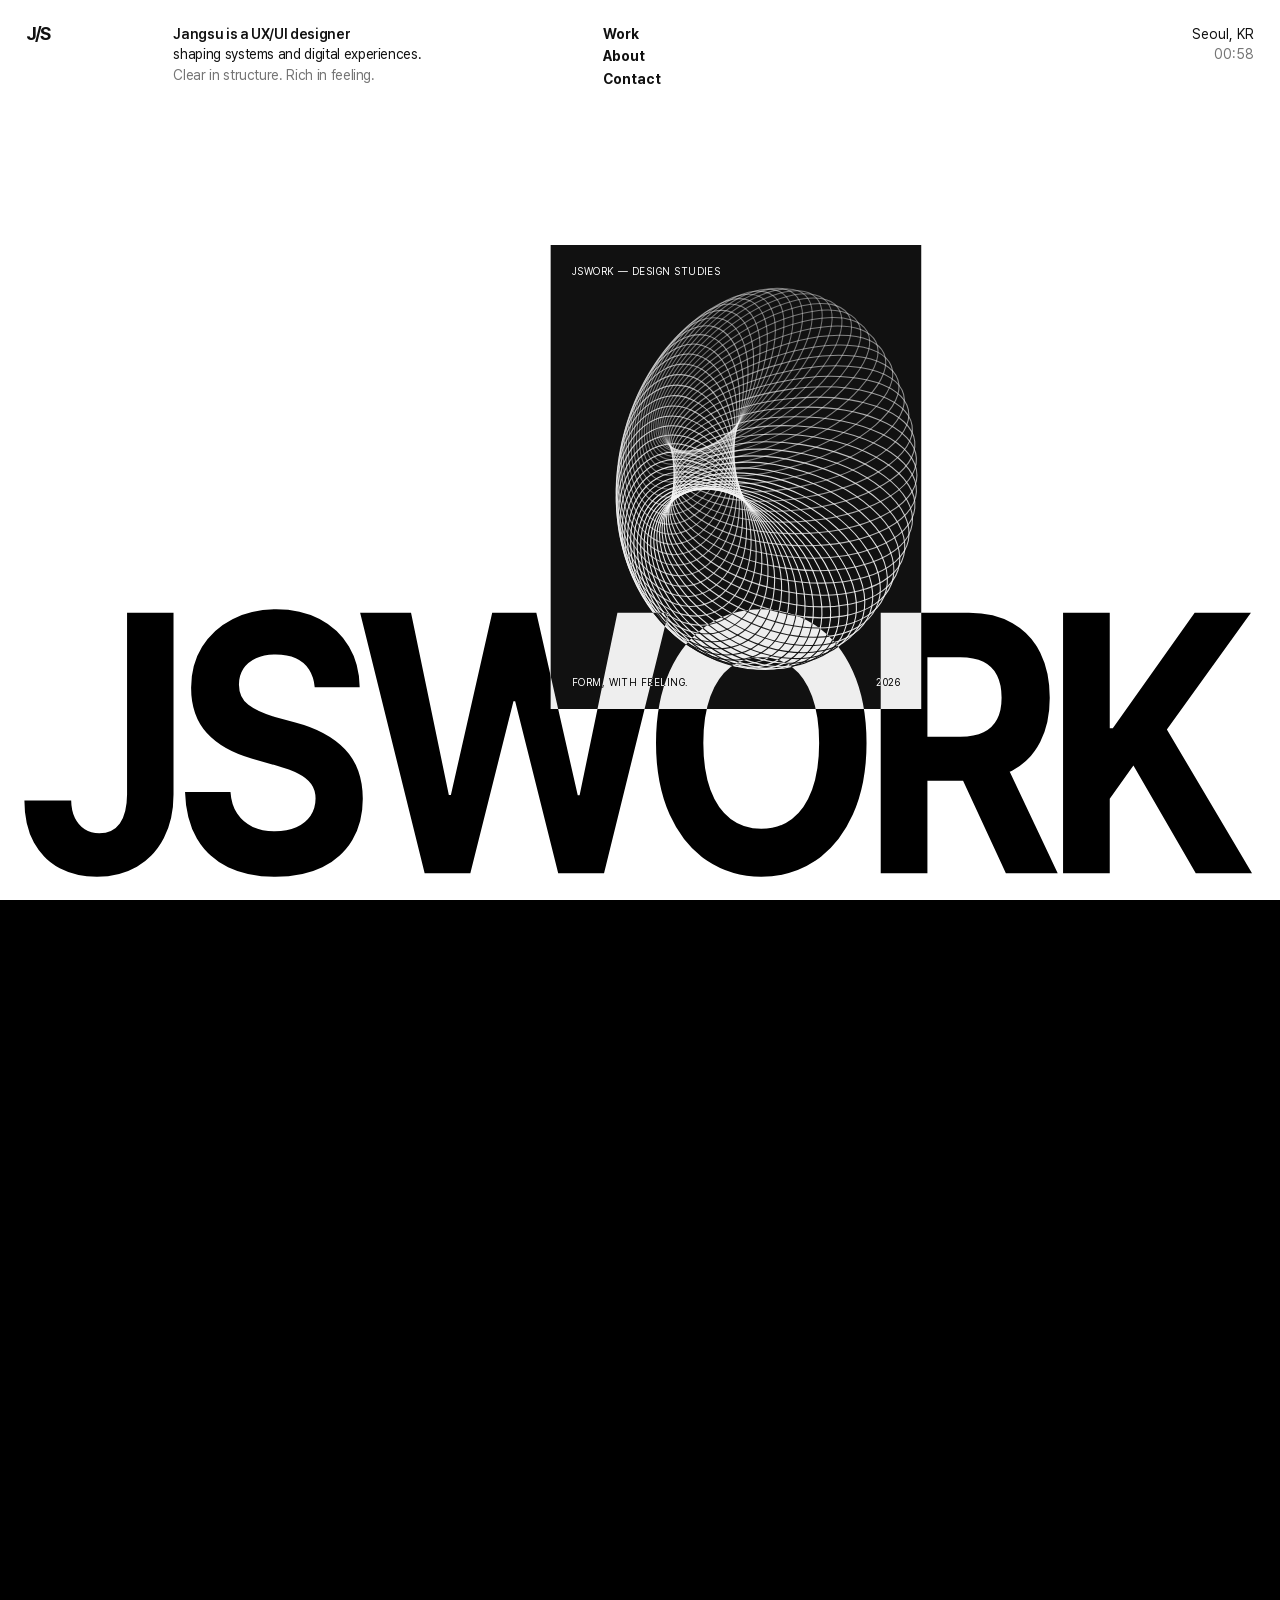
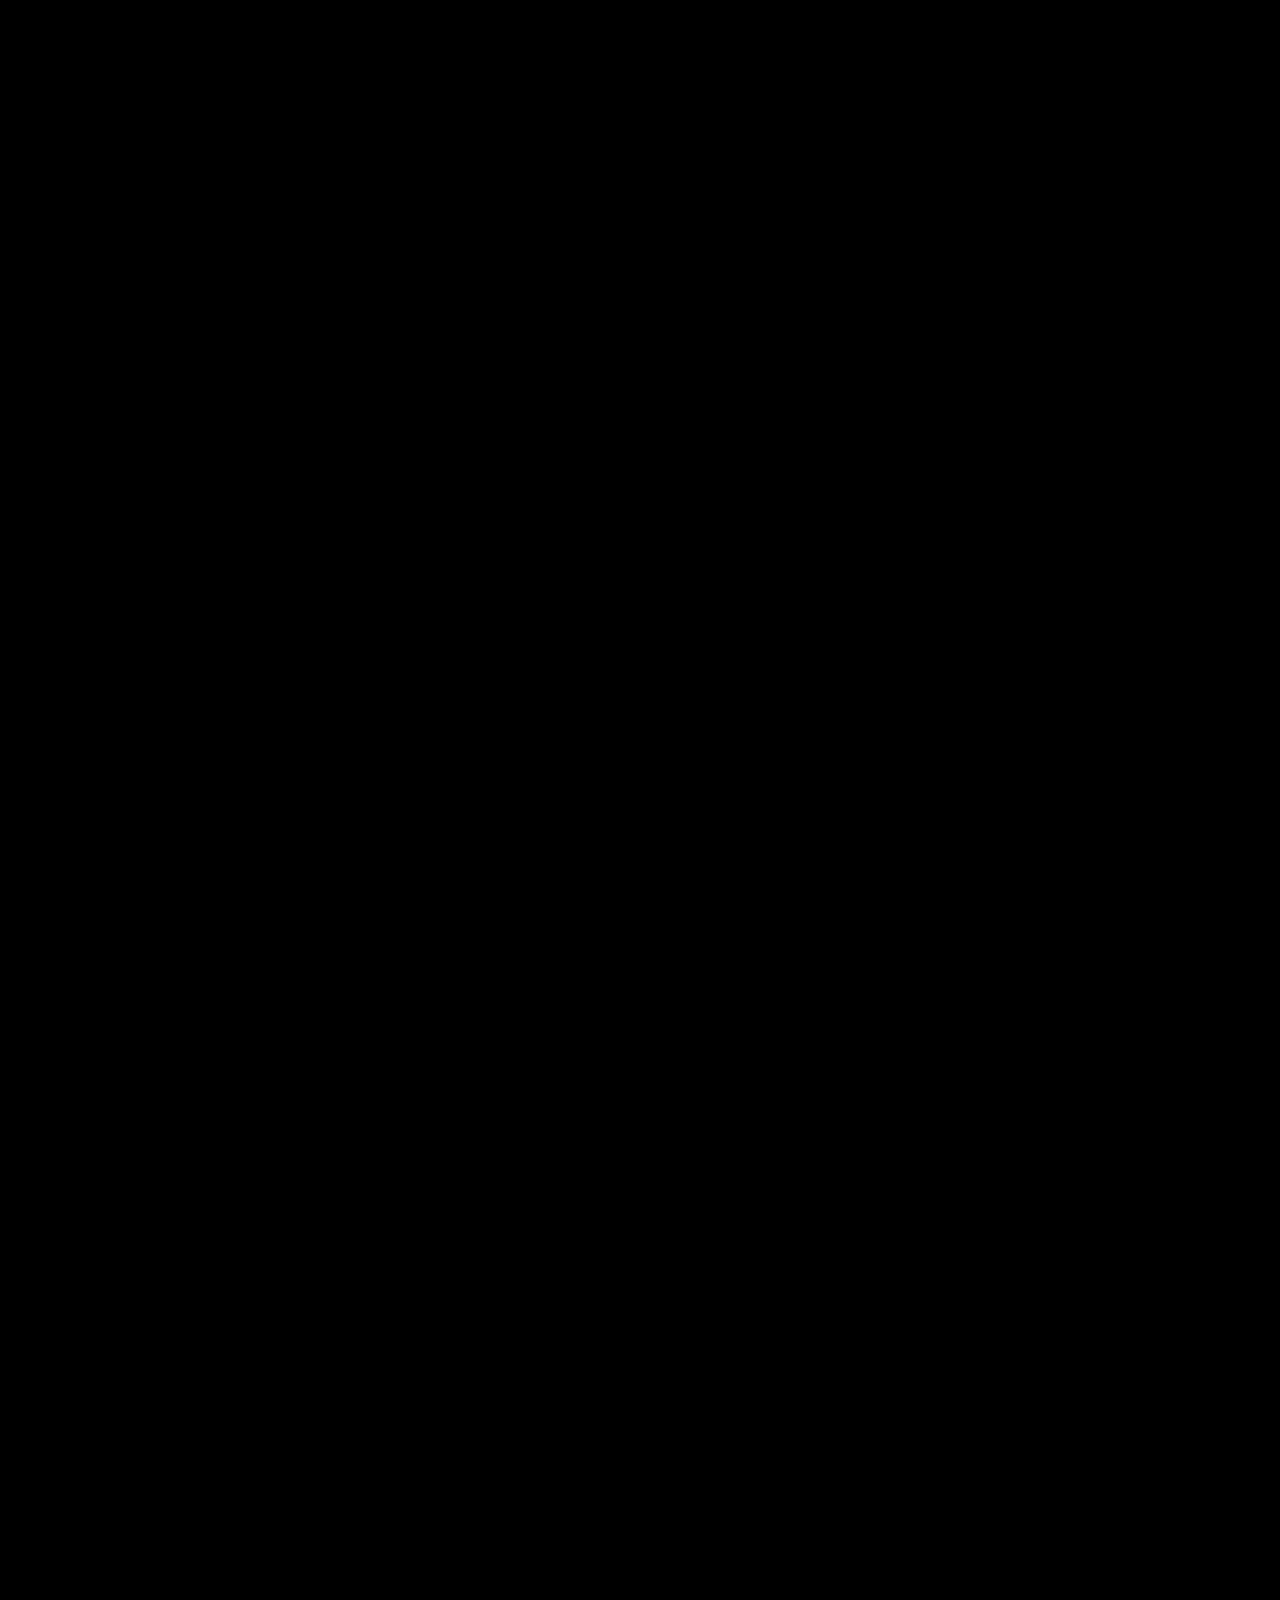
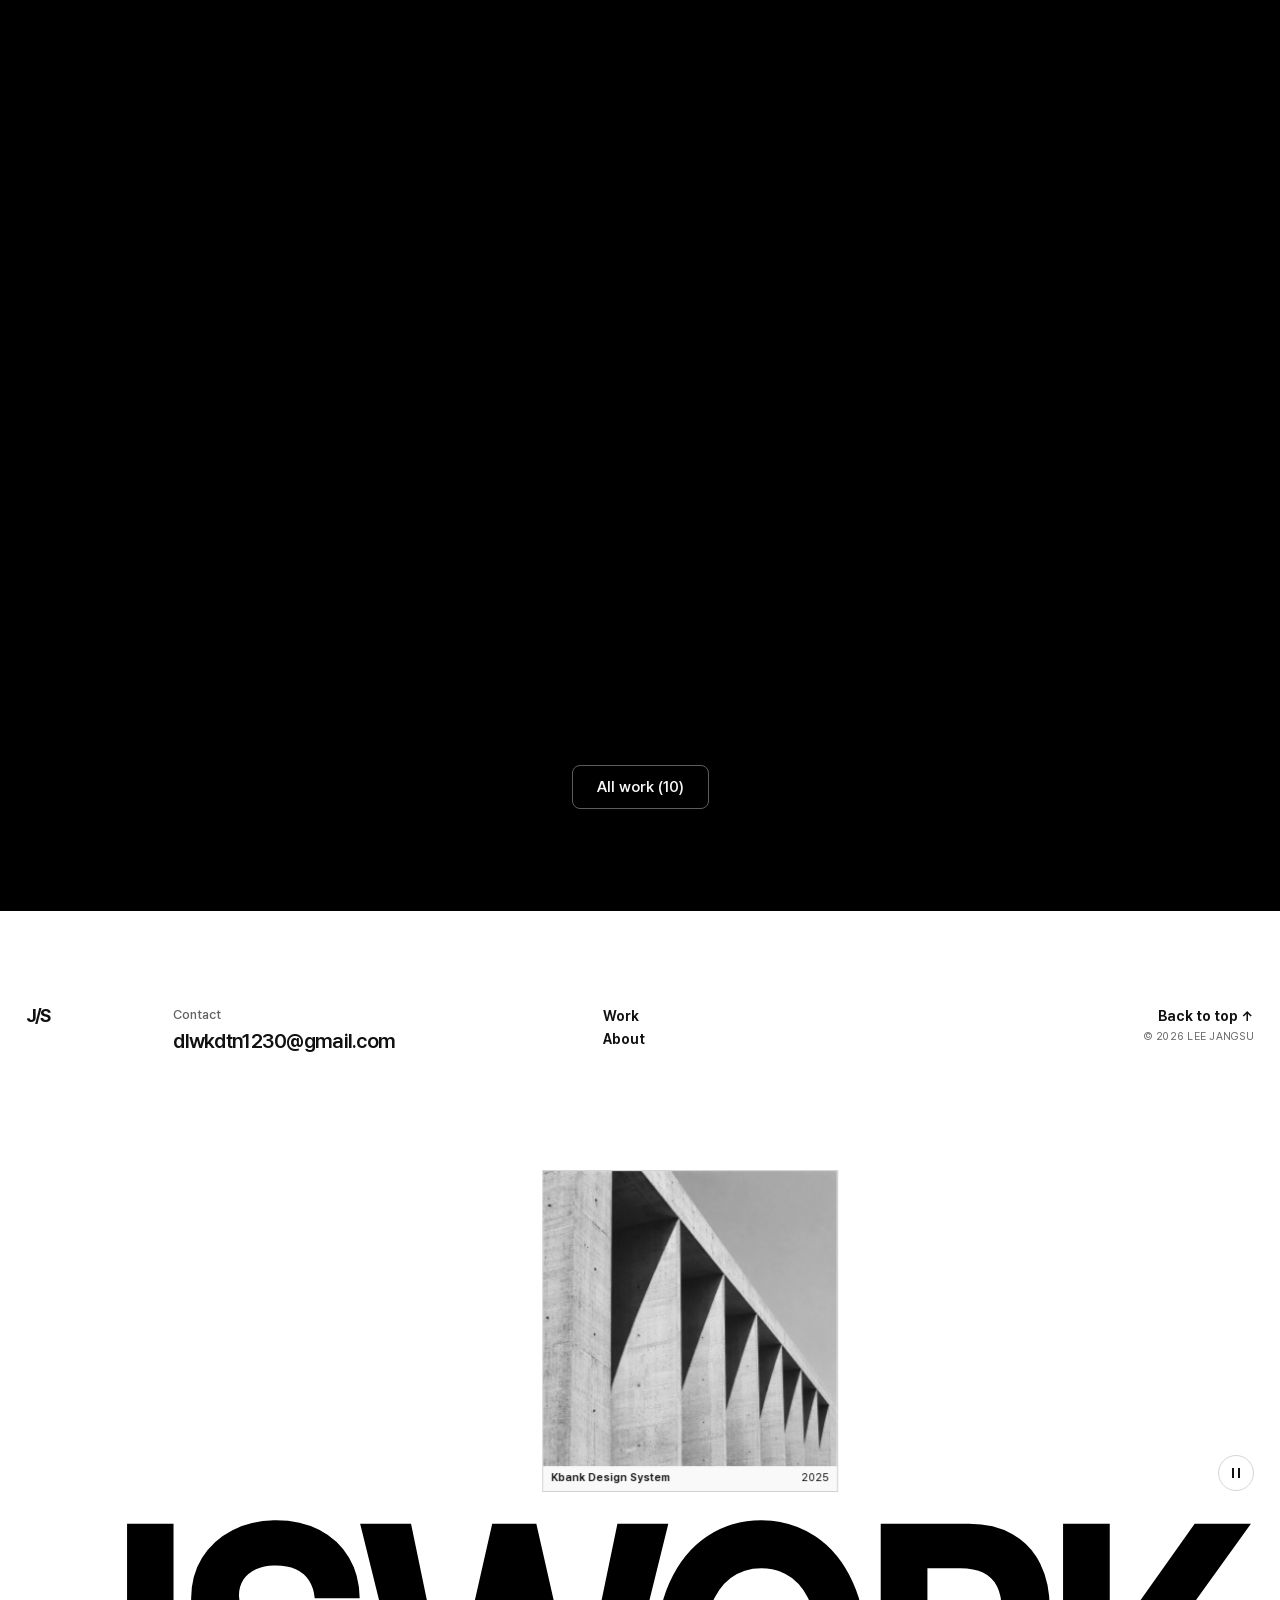
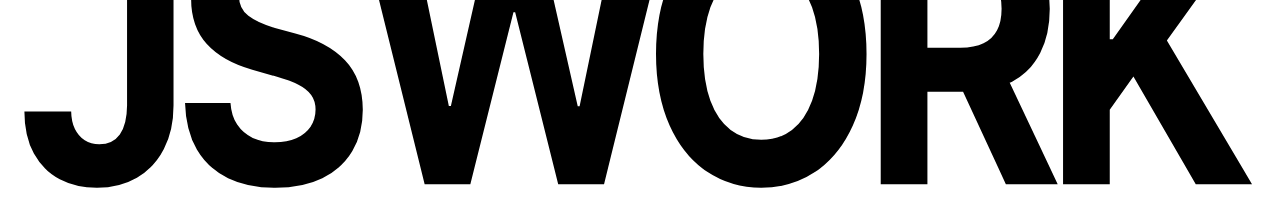
<file: index.html>
<!doctype html><html lang="ko"><head>
<meta charset="utf-8"><meta name="viewport" content="width=device-width, initial-scale=1">
<title>JSWORK — Lee Jangsu, UX/UI Designer</title><meta name="description" content="UX/UI designer Lee Jangsu&#39;s selected work and design approach.">
<link rel="icon" href="./favicon.svg" type="image/svg+xml">
<link rel="preload" href="./fonts/pretendard-variable.woff2" as="font" type="font/woff2" crossorigin="anonymous">
<link rel="stylesheet" href="./assets/portfolio-6c62eae2184e.css">
</head><body><div id="portfolio-root" data-page="home"><div class="site-shell" id="page-start"><main class="portfolio-main"><a href="#work" class="skip-link">프로젝트 바로 보기</a><header class="editorial-header"><a href="#page-start" class="editorial-monogram" aria-label="JSWORK 홈">J/S</a><p class="editorial-intro"><strong>Jangsu is a UX/UI designer</strong><br/>shaping systems and digital experiences.<br/><span>Clear in structure. Rich in feeling.</span></p><nav aria-label="페이지 메뉴"><a href="./work/">Work</a><a href="#about">About</a><a href="#contact">Contact</a></nav><div class="editorial-location"><span>Seoul, KR</span><time aria-label="서울 현재 시각">UTC+9</time></div></header><section id="top" class="editorial-hero intro-loading " aria-label="이장수 포트폴리오 소개"><div class="hero-art-position"><div class="hero-trails" aria-hidden="true"><div class="hero-afterimage" data-study="0"><svg viewBox="0 0 400 500" fill="none" aria-hidden="true"><rect width="400" height="500" fill="#111"></rect><g stroke="#f5f5f5" stroke-width="1.15"><ellipse cx="264" cy="248" rx="63" ry="131" transform="rotate(-90 264 248)" opacity="0.69"></ellipse><ellipse cx="263.672" cy="259.331" rx="64.416" ry="130.913" transform="rotate(-87.1 263.672 259.331)" opacity="0.717"></ellipse><ellipse cx="262.69" cy="270.545" rx="65.818" ry="130.652" transform="rotate(-84.2 262.69 270.545)" opacity="0.744"></ellipse><ellipse cx="261.065" cy="281.529" rx="67.191" ry="130.22" transform="rotate(-81.3 261.065 281.529)" opacity="0.771"></ellipse><ellipse cx="258.813" cy="292.168" rx="68.521" ry="129.622" transform="rotate(-78.4 258.813 292.168)" opacity="0.796"></ellipse><ellipse cx="255.958" cy="302.354" rx="69.794" ry="128.864" transform="rotate(-75.5 255.958 302.354)" opacity="0.821"></ellipse><ellipse cx="252.529" cy="311.982" rx="70.998" ry="127.953" transform="rotate(-72.6 252.529 311.982)" opacity="0.844"></ellipse><ellipse cx="248.561" cy="320.954" rx="72.119" ry="126.899" transform="rotate(-69.7 248.561 320.954)" opacity="0.866"></ellipse><ellipse cx="244.094" cy="329.177" rx="73.147" ry="125.712" transform="rotate(-66.8 244.094 329.177)" opacity="0.886"></ellipse><ellipse cx="239.175" cy="336.567" rx="74.071" ry="124.406" transform="rotate(-63.9 239.175 336.567)" opacity="0.904"></ellipse><ellipse cx="233.854" cy="343.048" rx="74.881" ry="122.992" transform="rotate(-61 233.854 343.048)" opacity="0.919"></ellipse><ellipse cx="228.185" cy="348.554" rx="75.569" ry="121.487" transform="rotate(-58.1 228.185 348.554)" opacity="0.932"></ellipse><ellipse cx="222.228" cy="353.028" rx="76.129" ry="119.904" transform="rotate(-55.2 222.228 353.028)" opacity="0.943"></ellipse><ellipse cx="216.042" cy="356.425" rx="76.553" ry="118.261" transform="rotate(-52.3 216.042 356.425)" opacity="0.951"></ellipse><ellipse cx="209.691" cy="358.708" rx="76.839" ry="116.574" transform="rotate(-49.4 209.691 358.708)" opacity="0.957"></ellipse><ellipse cx="203.242" cy="359.856" rx="76.982" ry="114.861" transform="rotate(-46.5 203.242 359.856)" opacity="0.96"></ellipse><ellipse cx="196.758" cy="359.856" rx="76.982" ry="113.139" transform="rotate(-43.6 196.758 359.856)" opacity="0.96"></ellipse><ellipse cx="190.309" cy="358.708" rx="76.839" ry="111.426" transform="rotate(-40.7 190.309 358.708)" opacity="0.957"></ellipse><ellipse cx="183.958" cy="356.425" rx="76.553" ry="109.739" transform="rotate(-37.8 183.958 356.425)" opacity="0.951"></ellipse><ellipse cx="177.772" cy="353.028" rx="76.129" ry="108.096" transform="rotate(-34.9 177.772 353.028)" opacity="0.943"></ellipse><ellipse cx="171.815" cy="348.554" rx="75.569" ry="106.513" transform="rotate(-32 171.815 348.554)" opacity="0.932"></ellipse><ellipse cx="166.146" cy="343.048" rx="74.881" ry="105.008" transform="rotate(-29.1 166.146 343.048)" opacity="0.919"></ellipse><ellipse cx="160.825" cy="336.567" rx="74.071" ry="103.594" transform="rotate(-26.2 160.825 336.567)" opacity="0.904"></ellipse><ellipse cx="155.906" cy="329.177" rx="73.147" ry="102.288" transform="rotate(-23.3 155.906 329.177)" opacity="0.886"></ellipse><ellipse cx="151.439" cy="320.954" rx="72.119" ry="101.101" transform="rotate(-20.4 151.439 320.954)" opacity="0.866"></ellipse><ellipse cx="147.471" cy="311.982" rx="70.998" ry="100.047" transform="rotate(-17.5 147.471 311.982)" opacity="0.844"></ellipse><ellipse cx="144.042" cy="302.354" rx="69.794" ry="99.136" transform="rotate(-14.6 144.042 302.354)" opacity="0.821"></ellipse><ellipse cx="141.187" cy="292.168" rx="68.521" ry="98.378" transform="rotate(-11.7 141.187 292.168)" opacity="0.796"></ellipse><ellipse cx="138.935" cy="281.529" rx="67.191" ry="97.78" transform="rotate(-8.8 138.935 281.529)" opacity="0.771"></ellipse><ellipse cx="137.31" cy="270.545" rx="65.818" ry="97.348" transform="rotate(-5.9 137.31 270.545)" opacity="0.744"></ellipse><ellipse cx="136.328" cy="259.331" rx="64.416" ry="97.087" transform="rotate(-3 136.328 259.331)" opacity="0.717"></ellipse><ellipse cx="136" cy="248" rx="63" ry="97" transform="rotate(-0.1 136 248)" opacity="0.69"></ellipse><ellipse cx="136.328" cy="236.669" rx="61.584" ry="97.087" transform="rotate(2.8 136.328 236.669)" opacity="0.663"></ellipse><ellipse cx="137.31" cy="225.455" rx="60.182" ry="97.348" transform="rotate(5.7 137.31 225.455)" opacity="0.636"></ellipse><ellipse cx="138.935" cy="214.471" rx="58.809" ry="97.78" transform="rotate(8.6 138.935 214.471)" opacity="0.609"></ellipse><ellipse cx="141.187" cy="203.832" rx="57.479" ry="98.378" transform="rotate(11.5 141.187 203.832)" opacity="0.584"></ellipse><ellipse cx="144.042" cy="193.646" rx="56.206" ry="99.136" transform="rotate(14.4 144.042 193.646)" opacity="0.559"></ellipse><ellipse cx="147.471" cy="184.018" rx="55.002" ry="100.047" transform="rotate(17.3 147.471 184.018)" opacity="0.536"></ellipse><ellipse cx="151.439" cy="175.046" rx="53.881" ry="101.101" transform="rotate(20.2 151.439 175.046)" opacity="0.514"></ellipse><ellipse cx="155.906" cy="166.823" rx="52.853" ry="102.288" transform="rotate(23.1 155.906 166.823)" opacity="0.494"></ellipse><ellipse cx="160.825" cy="159.433" rx="51.929" ry="103.594" transform="rotate(26 160.825 159.433)" opacity="0.476"></ellipse><ellipse cx="166.146" cy="152.952" rx="51.119" ry="105.008" transform="rotate(28.9 166.146 152.952)" opacity="0.461"></ellipse><ellipse cx="171.815" cy="147.446" rx="50.431" ry="106.513" transform="rotate(31.8 171.815 147.446)" opacity="0.448"></ellipse><ellipse cx="177.772" cy="142.972" rx="49.871" ry="108.096" transform="rotate(34.7 177.772 142.972)" opacity="0.437"></ellipse><ellipse cx="183.958" cy="139.575" rx="49.447" ry="109.739" transform="rotate(37.6 183.958 139.575)" opacity="0.429"></ellipse><ellipse cx="190.309" cy="137.292" rx="49.161" ry="111.426" transform="rotate(40.5 190.309 137.292)" opacity="0.423"></ellipse><ellipse cx="196.758" cy="136.144" rx="49.018" ry="113.139" transform="rotate(43.4 196.758 136.144)" opacity="0.42"></ellipse><ellipse cx="203.242" cy="136.144" rx="49.018" ry="114.861" transform="rotate(46.3 203.242 136.144)" opacity="0.42"></ellipse><ellipse cx="209.691" cy="137.292" rx="49.161" ry="116.574" transform="rotate(49.2 209.691 137.292)" opacity="0.423"></ellipse><ellipse cx="216.042" cy="139.575" rx="49.447" ry="118.261" transform="rotate(52.1 216.042 139.575)" opacity="0.429"></ellipse><ellipse cx="222.228" cy="142.972" rx="49.871" ry="119.904" transform="rotate(55 222.228 142.972)" opacity="0.437"></ellipse><ellipse cx="228.185" cy="147.446" rx="50.431" ry="121.487" transform="rotate(57.9 228.185 147.446)" opacity="0.448"></ellipse><ellipse cx="233.854" cy="152.952" rx="51.119" ry="122.992" transform="rotate(60.8 233.854 152.952)" opacity="0.461"></ellipse><ellipse cx="239.175" cy="159.433" rx="51.929" ry="124.406" transform="rotate(63.7 239.175 159.433)" opacity="0.476"></ellipse><ellipse cx="244.094" cy="166.823" rx="52.853" ry="125.712" transform="rotate(66.6 244.094 166.823)" opacity="0.494"></ellipse><ellipse cx="248.561" cy="175.046" rx="53.881" ry="126.899" transform="rotate(69.5 248.561 175.046)" opacity="0.514"></ellipse><ellipse cx="252.529" cy="184.018" rx="55.002" ry="127.953" transform="rotate(72.4 252.529 184.018)" opacity="0.536"></ellipse><ellipse cx="255.958" cy="193.646" rx="56.206" ry="128.864" transform="rotate(75.3 255.958 193.646)" opacity="0.559"></ellipse><ellipse cx="258.813" cy="203.832" rx="57.479" ry="129.622" transform="rotate(78.2 258.813 203.832)" opacity="0.584"></ellipse><ellipse cx="261.065" cy="214.471" rx="58.809" ry="130.22" transform="rotate(81.1 261.065 214.471)" opacity="0.609"></ellipse><ellipse cx="262.69" cy="225.455" rx="60.182" ry="130.652" transform="rotate(84 262.69 225.455)" opacity="0.636"></ellipse><ellipse cx="263.672" cy="236.669" rx="61.584" ry="130.913" transform="rotate(86.9 263.672 236.669)" opacity="0.663"></ellipse></g><g fill="#fff" font-size="11" letter-spacing="0.5"><text x="23" y="32">JSWORK — DESIGN STUDIES</text><text x="23" y="475">FORM, WITH FEELING.</text><text x="377" y="475" text-anchor="end">2026</text></g></svg><svg viewBox="0 0 400 500" fill="none" aria-hidden="true"><rect width="400" height="500" fill="#e9e9e9"></rect><g fill="#111"><rect x="63" y="90" width="6" height="319" transform="rotate(-20 200 250)"></rect><rect x="74.5" y="104.87" width="6" height="316.118" transform="rotate(-20 200 250)"></rect><rect x="86" y="118.497" width="6" height="307.697" transform="rotate(-20 200 250)"></rect><rect x="97.5" y="129.745" width="6" height="294.392" transform="rotate(-20 200 250)"></rect><rect x="109" y="137.674" width="6" height="277.241" transform="rotate(-20 200 250)"></rect><rect x="120.5" y="141.621" width="6" height="257.578" transform="rotate(-20 200 250)"></rect><rect x="132" y="141.257" width="6" height="236.935" transform="rotate(-20 200 250)"></rect><rect x="143.5" y="136.613" width="6" height="216.921" transform="rotate(-20 200 250)"></rect><rect x="155" y="128.076" width="6" height="199.093" transform="rotate(-20 200 250)"></rect><rect x="166.5" y="116.359" width="6" height="184.842" transform="rotate(-20 200 250)"></rect><rect x="178" y="102.441" width="6" height="175.276" transform="rotate(-20 200 250)"></rect><rect x="189.5" y="87.484" width="6" height="171.14" transform="rotate(-20 200 250)"></rect><rect x="201" y="72.737" width="6" height="172.758" transform="rotate(-20 200 250)"></rect><rect x="212.5" y="59.431" width="6" height="180.002" transform="rotate(-20 200 250)"></rect><rect x="224" y="48.679" width="6" height="192.31" transform="rotate(-20 200 250)"></rect><rect x="235.5" y="41.377" width="6" height="208.721" transform="rotate(-20 200 250)"></rect><rect x="247" y="38.136" width="6" height="227.958" transform="rotate(-20 200 250)"></rect><rect x="258.5" y="39.226" width="6" height="248.522" transform="rotate(-20 200 250)"></rect><rect x="270" y="44.557" width="6" height="268.812" transform="rotate(-20 200 250)"></rect><rect x="281.5" y="53.682" width="6" height="287.247" transform="rotate(-20 200 250)"></rect><circle cx="276" cy="330" r="44"></circle></g><g fill="#111" font-size="11" letter-spacing="0.5"><text x="23" y="32">JSWORK — DESIGN STUDIES</text><text x="23" y="475">ORDER IN MOTION.</text><text x="377" y="475" text-anchor="end">2026</text></g></svg><svg viewBox="0 0 400 500" fill="none" aria-hidden="true"><rect width="400" height="500" fill="#111"></rect><g stroke="#f5f5f5" stroke-width="1.4"><rect x="65" y="115" width="270" height="270" rx="0" transform="rotate(0 200 250)" opacity="0.5"></rect><rect x="67.9" y="117.9" width="264.2" height="264.2" rx="0.6" transform="rotate(2.45 200 250)" opacity="0.5135135135135135"></rect><rect x="70.8" y="120.8" width="258.4" height="258.4" rx="1.2" transform="rotate(4.9 200 250)" opacity="0.527027027027027"></rect><rect x="73.7" y="123.7" width="252.6" height="252.6" rx="1.7999999999999998" transform="rotate(7.3500000000000005 200 250)" opacity="0.5405405405405406"></rect><rect x="76.6" y="126.6" width="246.8" height="246.8" rx="2.4" transform="rotate(9.8 200 250)" opacity="0.5540540540540541"></rect><rect x="79.5" y="129.5" width="241" height="241" rx="3" transform="rotate(12.25 200 250)" opacity="0.5675675675675675"></rect><rect x="82.4" y="132.4" width="235.2" height="235.2" rx="3.5999999999999996" transform="rotate(14.700000000000001 200 250)" opacity="0.5810810810810811"></rect><rect x="85.3" y="135.3" width="229.4" height="229.4" rx="4.2" transform="rotate(17.150000000000002 200 250)" opacity="0.5945945945945946"></rect><rect x="88.2" y="138.2" width="223.6" height="223.6" rx="4.8" transform="rotate(19.6 200 250)" opacity="0.6081081081081081"></rect><rect x="91.1" y="141.1" width="217.8" height="217.8" rx="5.3999999999999995" transform="rotate(22.05 200 250)" opacity="0.6216216216216216"></rect><rect x="94" y="144" width="212" height="212" rx="6" transform="rotate(24.5 200 250)" opacity="0.6351351351351351"></rect><rect x="96.9" y="146.9" width="206.2" height="206.2" rx="6.6" transform="rotate(26.950000000000003 200 250)" opacity="0.6486486486486487"></rect><rect x="99.8" y="149.8" width="200.4" height="200.4" rx="7.199999999999999" transform="rotate(29.400000000000002 200 250)" opacity="0.6621621621621622"></rect><rect x="102.69999999999999" y="152.7" width="194.60000000000002" height="194.60000000000002" rx="7.8" transform="rotate(31.85 200 250)" opacity="0.6756756756756757"></rect><rect x="105.6" y="155.6" width="188.8" height="188.8" rx="8.4" transform="rotate(34.300000000000004 200 250)" opacity="0.6891891891891893"></rect><rect x="108.5" y="158.5" width="183" height="183" rx="9" transform="rotate(36.75 200 250)" opacity="0.7027027027027027"></rect><rect x="111.4" y="161.4" width="177.2" height="177.2" rx="9.6" transform="rotate(39.2 200 250)" opacity="0.7162162162162162"></rect><rect x="114.3" y="164.3" width="171.4" height="171.4" rx="10.2" transform="rotate(41.650000000000006 200 250)" opacity="0.7297297297297297"></rect><rect x="117.19999999999999" y="167.2" width="165.60000000000002" height="165.60000000000002" rx="10.799999999999999" transform="rotate(44.1 200 250)" opacity="0.7432432432432432"></rect><rect x="120.1" y="170.1" width="159.8" height="159.8" rx="11.4" transform="rotate(46.550000000000004 200 250)" opacity="0.7567567567567568"></rect><rect x="123" y="173" width="154" height="154" rx="12" transform="rotate(49 200 250)" opacity="0.7702702702702703"></rect><rect x="125.9" y="175.9" width="148.2" height="148.2" rx="12.6" transform="rotate(51.45 200 250)" opacity="0.7837837837837838"></rect><rect x="128.8" y="178.8" width="142.4" height="142.4" rx="13.2" transform="rotate(53.900000000000006 200 250)" opacity="0.7972972972972974"></rect><rect x="131.7" y="181.7" width="136.6" height="136.6" rx="13.799999999999999" transform="rotate(56.35 200 250)" opacity="0.8108108108108107"></rect><rect x="134.6" y="184.6" width="130.8" height="130.8" rx="14.399999999999999" transform="rotate(58.800000000000004 200 250)" opacity="0.8243243243243243"></rect><rect x="137.5" y="187.5" width="125" height="125" rx="15" transform="rotate(61.25000000000001 200 250)" opacity="0.8378378378378378"></rect><rect x="140.39999999999998" y="190.39999999999998" width="119.20000000000002" height="119.20000000000002" rx="15.6" transform="rotate(63.7 200 250)" opacity="0.8513513513513513"></rect><rect x="143.3" y="193.3" width="113.4" height="113.4" rx="16.2" transform="rotate(66.15 200 250)" opacity="0.8648648648648649"></rect><rect x="146.2" y="196.2" width="107.6" height="107.6" rx="16.8" transform="rotate(68.60000000000001 200 250)" opacity="0.8783783783783784"></rect><rect x="149.1" y="199.1" width="101.80000000000001" height="101.80000000000001" rx="17.4" transform="rotate(71.05000000000001 200 250)" opacity="0.8918918918918919"></rect><rect x="152" y="202" width="96" height="96" rx="18" transform="rotate(73.5 200 250)" opacity="0.9054054054054055"></rect><rect x="154.89999999999998" y="204.89999999999998" width="90.20000000000002" height="90.20000000000002" rx="18.599999999999998" transform="rotate(75.95 200 250)" opacity="0.9189189189189189"></rect><rect x="157.8" y="207.8" width="84.4" height="84.4" rx="19.2" transform="rotate(78.4 200 250)" opacity="0.9324324324324325"></rect><rect x="160.7" y="210.7" width="78.6" height="78.6" rx="19.8" transform="rotate(80.85000000000001 200 250)" opacity="0.9459459459459459"></rect><rect x="163.6" y="213.6" width="72.80000000000001" height="72.80000000000001" rx="20.4" transform="rotate(83.30000000000001 200 250)" opacity="0.9594594594594594"></rect><rect x="166.5" y="216.5" width="67" height="67" rx="21" transform="rotate(85.75 200 250)" opacity="0.972972972972973"></rect><rect x="169.39999999999998" y="219.39999999999998" width="61.20000000000002" height="61.20000000000002" rx="21.599999999999998" transform="rotate(88.2 200 250)" opacity="0.9864864864864865"></rect></g><g fill="#fff" font-size="11" letter-spacing="0.5"><text x="23" y="32">JSWORK — DESIGN STUDIES</text><text x="23" y="475">A DIFFERENT PERSPECTIVE.</text><text x="377" y="475" text-anchor="end">2026</text></g></svg></div><div class="hero-afterimage" data-study="0"><svg viewBox="0 0 400 500" fill="none" aria-hidden="true"><rect width="400" height="500" fill="#111"></rect><g stroke="#f5f5f5" stroke-width="1.15"><ellipse cx="264" cy="248" rx="63" ry="131" transform="rotate(-90 264 248)" opacity="0.69"></ellipse><ellipse cx="263.672" cy="259.331" rx="64.416" ry="130.913" transform="rotate(-87.1 263.672 259.331)" opacity="0.717"></ellipse><ellipse cx="262.69" cy="270.545" rx="65.818" ry="130.652" transform="rotate(-84.2 262.69 270.545)" opacity="0.744"></ellipse><ellipse cx="261.065" cy="281.529" rx="67.191" ry="130.22" transform="rotate(-81.3 261.065 281.529)" opacity="0.771"></ellipse><ellipse cx="258.813" cy="292.168" rx="68.521" ry="129.622" transform="rotate(-78.4 258.813 292.168)" opacity="0.796"></ellipse><ellipse cx="255.958" cy="302.354" rx="69.794" ry="128.864" transform="rotate(-75.5 255.958 302.354)" opacity="0.821"></ellipse><ellipse cx="252.529" cy="311.982" rx="70.998" ry="127.953" transform="rotate(-72.6 252.529 311.982)" opacity="0.844"></ellipse><ellipse cx="248.561" cy="320.954" rx="72.119" ry="126.899" transform="rotate(-69.7 248.561 320.954)" opacity="0.866"></ellipse><ellipse cx="244.094" cy="329.177" rx="73.147" ry="125.712" transform="rotate(-66.8 244.094 329.177)" opacity="0.886"></ellipse><ellipse cx="239.175" cy="336.567" rx="74.071" ry="124.406" transform="rotate(-63.9 239.175 336.567)" opacity="0.904"></ellipse><ellipse cx="233.854" cy="343.048" rx="74.881" ry="122.992" transform="rotate(-61 233.854 343.048)" opacity="0.919"></ellipse><ellipse cx="228.185" cy="348.554" rx="75.569" ry="121.487" transform="rotate(-58.1 228.185 348.554)" opacity="0.932"></ellipse><ellipse cx="222.228" cy="353.028" rx="76.129" ry="119.904" transform="rotate(-55.2 222.228 353.028)" opacity="0.943"></ellipse><ellipse cx="216.042" cy="356.425" rx="76.553" ry="118.261" transform="rotate(-52.3 216.042 356.425)" opacity="0.951"></ellipse><ellipse cx="209.691" cy="358.708" rx="76.839" ry="116.574" transform="rotate(-49.4 209.691 358.708)" opacity="0.957"></ellipse><ellipse cx="203.242" cy="359.856" rx="76.982" ry="114.861" transform="rotate(-46.5 203.242 359.856)" opacity="0.96"></ellipse><ellipse cx="196.758" cy="359.856" rx="76.982" ry="113.139" transform="rotate(-43.6 196.758 359.856)" opacity="0.96"></ellipse><ellipse cx="190.309" cy="358.708" rx="76.839" ry="111.426" transform="rotate(-40.7 190.309 358.708)" opacity="0.957"></ellipse><ellipse cx="183.958" cy="356.425" rx="76.553" ry="109.739" transform="rotate(-37.8 183.958 356.425)" opacity="0.951"></ellipse><ellipse cx="177.772" cy="353.028" rx="76.129" ry="108.096" transform="rotate(-34.9 177.772 353.028)" opacity="0.943"></ellipse><ellipse cx="171.815" cy="348.554" rx="75.569" ry="106.513" transform="rotate(-32 171.815 348.554)" opacity="0.932"></ellipse><ellipse cx="166.146" cy="343.048" rx="74.881" ry="105.008" transform="rotate(-29.1 166.146 343.048)" opacity="0.919"></ellipse><ellipse cx="160.825" cy="336.567" rx="74.071" ry="103.594" transform="rotate(-26.2 160.825 336.567)" opacity="0.904"></ellipse><ellipse cx="155.906" cy="329.177" rx="73.147" ry="102.288" transform="rotate(-23.3 155.906 329.177)" opacity="0.886"></ellipse><ellipse cx="151.439" cy="320.954" rx="72.119" ry="101.101" transform="rotate(-20.4 151.439 320.954)" opacity="0.866"></ellipse><ellipse cx="147.471" cy="311.982" rx="70.998" ry="100.047" transform="rotate(-17.5 147.471 311.982)" opacity="0.844"></ellipse><ellipse cx="144.042" cy="302.354" rx="69.794" ry="99.136" transform="rotate(-14.6 144.042 302.354)" opacity="0.821"></ellipse><ellipse cx="141.187" cy="292.168" rx="68.521" ry="98.378" transform="rotate(-11.7 141.187 292.168)" opacity="0.796"></ellipse><ellipse cx="138.935" cy="281.529" rx="67.191" ry="97.78" transform="rotate(-8.8 138.935 281.529)" opacity="0.771"></ellipse><ellipse cx="137.31" cy="270.545" rx="65.818" ry="97.348" transform="rotate(-5.9 137.31 270.545)" opacity="0.744"></ellipse><ellipse cx="136.328" cy="259.331" rx="64.416" ry="97.087" transform="rotate(-3 136.328 259.331)" opacity="0.717"></ellipse><ellipse cx="136" cy="248" rx="63" ry="97" transform="rotate(-0.1 136 248)" opacity="0.69"></ellipse><ellipse cx="136.328" cy="236.669" rx="61.584" ry="97.087" transform="rotate(2.8 136.328 236.669)" opacity="0.663"></ellipse><ellipse cx="137.31" cy="225.455" rx="60.182" ry="97.348" transform="rotate(5.7 137.31 225.455)" opacity="0.636"></ellipse><ellipse cx="138.935" cy="214.471" rx="58.809" ry="97.78" transform="rotate(8.6 138.935 214.471)" opacity="0.609"></ellipse><ellipse cx="141.187" cy="203.832" rx="57.479" ry="98.378" transform="rotate(11.5 141.187 203.832)" opacity="0.584"></ellipse><ellipse cx="144.042" cy="193.646" rx="56.206" ry="99.136" transform="rotate(14.4 144.042 193.646)" opacity="0.559"></ellipse><ellipse cx="147.471" cy="184.018" rx="55.002" ry="100.047" transform="rotate(17.3 147.471 184.018)" opacity="0.536"></ellipse><ellipse cx="151.439" cy="175.046" rx="53.881" ry="101.101" transform="rotate(20.2 151.439 175.046)" opacity="0.514"></ellipse><ellipse cx="155.906" cy="166.823" rx="52.853" ry="102.288" transform="rotate(23.1 155.906 166.823)" opacity="0.494"></ellipse><ellipse cx="160.825" cy="159.433" rx="51.929" ry="103.594" transform="rotate(26 160.825 159.433)" opacity="0.476"></ellipse><ellipse cx="166.146" cy="152.952" rx="51.119" ry="105.008" transform="rotate(28.9 166.146 152.952)" opacity="0.461"></ellipse><ellipse cx="171.815" cy="147.446" rx="50.431" ry="106.513" transform="rotate(31.8 171.815 147.446)" opacity="0.448"></ellipse><ellipse cx="177.772" cy="142.972" rx="49.871" ry="108.096" transform="rotate(34.7 177.772 142.972)" opacity="0.437"></ellipse><ellipse cx="183.958" cy="139.575" rx="49.447" ry="109.739" transform="rotate(37.6 183.958 139.575)" opacity="0.429"></ellipse><ellipse cx="190.309" cy="137.292" rx="49.161" ry="111.426" transform="rotate(40.5 190.309 137.292)" opacity="0.423"></ellipse><ellipse cx="196.758" cy="136.144" rx="49.018" ry="113.139" transform="rotate(43.4 196.758 136.144)" opacity="0.42"></ellipse><ellipse cx="203.242" cy="136.144" rx="49.018" ry="114.861" transform="rotate(46.3 203.242 136.144)" opacity="0.42"></ellipse><ellipse cx="209.691" cy="137.292" rx="49.161" ry="116.574" transform="rotate(49.2 209.691 137.292)" opacity="0.423"></ellipse><ellipse cx="216.042" cy="139.575" rx="49.447" ry="118.261" transform="rotate(52.1 216.042 139.575)" opacity="0.429"></ellipse><ellipse cx="222.228" cy="142.972" rx="49.871" ry="119.904" transform="rotate(55 222.228 142.972)" opacity="0.437"></ellipse><ellipse cx="228.185" cy="147.446" rx="50.431" ry="121.487" transform="rotate(57.9 228.185 147.446)" opacity="0.448"></ellipse><ellipse cx="233.854" cy="152.952" rx="51.119" ry="122.992" transform="rotate(60.8 233.854 152.952)" opacity="0.461"></ellipse><ellipse cx="239.175" cy="159.433" rx="51.929" ry="124.406" transform="rotate(63.7 239.175 159.433)" opacity="0.476"></ellipse><ellipse cx="244.094" cy="166.823" rx="52.853" ry="125.712" transform="rotate(66.6 244.094 166.823)" opacity="0.494"></ellipse><ellipse cx="248.561" cy="175.046" rx="53.881" ry="126.899" transform="rotate(69.5 248.561 175.046)" opacity="0.514"></ellipse><ellipse cx="252.529" cy="184.018" rx="55.002" ry="127.953" transform="rotate(72.4 252.529 184.018)" opacity="0.536"></ellipse><ellipse cx="255.958" cy="193.646" rx="56.206" ry="128.864" transform="rotate(75.3 255.958 193.646)" opacity="0.559"></ellipse><ellipse cx="258.813" cy="203.832" rx="57.479" ry="129.622" transform="rotate(78.2 258.813 203.832)" opacity="0.584"></ellipse><ellipse cx="261.065" cy="214.471" rx="58.809" ry="130.22" transform="rotate(81.1 261.065 214.471)" opacity="0.609"></ellipse><ellipse cx="262.69" cy="225.455" rx="60.182" ry="130.652" transform="rotate(84 262.69 225.455)" opacity="0.636"></ellipse><ellipse cx="263.672" cy="236.669" rx="61.584" ry="130.913" transform="rotate(86.9 263.672 236.669)" opacity="0.663"></ellipse></g><g fill="#fff" font-size="11" letter-spacing="0.5"><text x="23" y="32">JSWORK — DESIGN STUDIES</text><text x="23" y="475">FORM, WITH FEELING.</text><text x="377" y="475" text-anchor="end">2026</text></g></svg><svg viewBox="0 0 400 500" fill="none" aria-hidden="true"><rect width="400" height="500" fill="#e9e9e9"></rect><g fill="#111"><rect x="63" y="90" width="6" height="319" transform="rotate(-20 200 250)"></rect><rect x="74.5" y="104.87" width="6" height="316.118" transform="rotate(-20 200 250)"></rect><rect x="86" y="118.497" width="6" height="307.697" transform="rotate(-20 200 250)"></rect><rect x="97.5" y="129.745" width="6" height="294.392" transform="rotate(-20 200 250)"></rect><rect x="109" y="137.674" width="6" height="277.241" transform="rotate(-20 200 250)"></rect><rect x="120.5" y="141.621" width="6" height="257.578" transform="rotate(-20 200 250)"></rect><rect x="132" y="141.257" width="6" height="236.935" transform="rotate(-20 200 250)"></rect><rect x="143.5" y="136.613" width="6" height="216.921" transform="rotate(-20 200 250)"></rect><rect x="155" y="128.076" width="6" height="199.093" transform="rotate(-20 200 250)"></rect><rect x="166.5" y="116.359" width="6" height="184.842" transform="rotate(-20 200 250)"></rect><rect x="178" y="102.441" width="6" height="175.276" transform="rotate(-20 200 250)"></rect><rect x="189.5" y="87.484" width="6" height="171.14" transform="rotate(-20 200 250)"></rect><rect x="201" y="72.737" width="6" height="172.758" transform="rotate(-20 200 250)"></rect><rect x="212.5" y="59.431" width="6" height="180.002" transform="rotate(-20 200 250)"></rect><rect x="224" y="48.679" width="6" height="192.31" transform="rotate(-20 200 250)"></rect><rect x="235.5" y="41.377" width="6" height="208.721" transform="rotate(-20 200 250)"></rect><rect x="247" y="38.136" width="6" height="227.958" transform="rotate(-20 200 250)"></rect><rect x="258.5" y="39.226" width="6" height="248.522" transform="rotate(-20 200 250)"></rect><rect x="270" y="44.557" width="6" height="268.812" transform="rotate(-20 200 250)"></rect><rect x="281.5" y="53.682" width="6" height="287.247" transform="rotate(-20 200 250)"></rect><circle cx="276" cy="330" r="44"></circle></g><g fill="#111" font-size="11" letter-spacing="0.5"><text x="23" y="32">JSWORK — DESIGN STUDIES</text><text x="23" y="475">ORDER IN MOTION.</text><text x="377" y="475" text-anchor="end">2026</text></g></svg><svg viewBox="0 0 400 500" fill="none" aria-hidden="true"><rect width="400" height="500" fill="#111"></rect><g stroke="#f5f5f5" stroke-width="1.4"><rect x="65" y="115" width="270" height="270" rx="0" transform="rotate(0 200 250)" opacity="0.5"></rect><rect x="67.9" y="117.9" width="264.2" height="264.2" rx="0.6" transform="rotate(2.45 200 250)" opacity="0.5135135135135135"></rect><rect x="70.8" y="120.8" width="258.4" height="258.4" rx="1.2" transform="rotate(4.9 200 250)" opacity="0.527027027027027"></rect><rect x="73.7" y="123.7" width="252.6" height="252.6" rx="1.7999999999999998" transform="rotate(7.3500000000000005 200 250)" opacity="0.5405405405405406"></rect><rect x="76.6" y="126.6" width="246.8" height="246.8" rx="2.4" transform="rotate(9.8 200 250)" opacity="0.5540540540540541"></rect><rect x="79.5" y="129.5" width="241" height="241" rx="3" transform="rotate(12.25 200 250)" opacity="0.5675675675675675"></rect><rect x="82.4" y="132.4" width="235.2" height="235.2" rx="3.5999999999999996" transform="rotate(14.700000000000001 200 250)" opacity="0.5810810810810811"></rect><rect x="85.3" y="135.3" width="229.4" height="229.4" rx="4.2" transform="rotate(17.150000000000002 200 250)" opacity="0.5945945945945946"></rect><rect x="88.2" y="138.2" width="223.6" height="223.6" rx="4.8" transform="rotate(19.6 200 250)" opacity="0.6081081081081081"></rect><rect x="91.1" y="141.1" width="217.8" height="217.8" rx="5.3999999999999995" transform="rotate(22.05 200 250)" opacity="0.6216216216216216"></rect><rect x="94" y="144" width="212" height="212" rx="6" transform="rotate(24.5 200 250)" opacity="0.6351351351351351"></rect><rect x="96.9" y="146.9" width="206.2" height="206.2" rx="6.6" transform="rotate(26.950000000000003 200 250)" opacity="0.6486486486486487"></rect><rect x="99.8" y="149.8" width="200.4" height="200.4" rx="7.199999999999999" transform="rotate(29.400000000000002 200 250)" opacity="0.6621621621621622"></rect><rect x="102.69999999999999" y="152.7" width="194.60000000000002" height="194.60000000000002" rx="7.8" transform="rotate(31.85 200 250)" opacity="0.6756756756756757"></rect><rect x="105.6" y="155.6" width="188.8" height="188.8" rx="8.4" transform="rotate(34.300000000000004 200 250)" opacity="0.6891891891891893"></rect><rect x="108.5" y="158.5" width="183" height="183" rx="9" transform="rotate(36.75 200 250)" opacity="0.7027027027027027"></rect><rect x="111.4" y="161.4" width="177.2" height="177.2" rx="9.6" transform="rotate(39.2 200 250)" opacity="0.7162162162162162"></rect><rect x="114.3" y="164.3" width="171.4" height="171.4" rx="10.2" transform="rotate(41.650000000000006 200 250)" opacity="0.7297297297297297"></rect><rect x="117.19999999999999" y="167.2" width="165.60000000000002" height="165.60000000000002" rx="10.799999999999999" transform="rotate(44.1 200 250)" opacity="0.7432432432432432"></rect><rect x="120.1" y="170.1" width="159.8" height="159.8" rx="11.4" transform="rotate(46.550000000000004 200 250)" opacity="0.7567567567567568"></rect><rect x="123" y="173" width="154" height="154" rx="12" transform="rotate(49 200 250)" opacity="0.7702702702702703"></rect><rect x="125.9" y="175.9" width="148.2" height="148.2" rx="12.6" transform="rotate(51.45 200 250)" opacity="0.7837837837837838"></rect><rect x="128.8" y="178.8" width="142.4" height="142.4" rx="13.2" transform="rotate(53.900000000000006 200 250)" opacity="0.7972972972972974"></rect><rect x="131.7" y="181.7" width="136.6" height="136.6" rx="13.799999999999999" transform="rotate(56.35 200 250)" opacity="0.8108108108108107"></rect><rect x="134.6" y="184.6" width="130.8" height="130.8" rx="14.399999999999999" transform="rotate(58.800000000000004 200 250)" opacity="0.8243243243243243"></rect><rect x="137.5" y="187.5" width="125" height="125" rx="15" transform="rotate(61.25000000000001 200 250)" opacity="0.8378378378378378"></rect><rect x="140.39999999999998" y="190.39999999999998" width="119.20000000000002" height="119.20000000000002" rx="15.6" transform="rotate(63.7 200 250)" opacity="0.8513513513513513"></rect><rect x="143.3" y="193.3" width="113.4" height="113.4" rx="16.2" transform="rotate(66.15 200 250)" opacity="0.8648648648648649"></rect><rect x="146.2" y="196.2" width="107.6" height="107.6" rx="16.8" transform="rotate(68.60000000000001 200 250)" opacity="0.8783783783783784"></rect><rect x="149.1" y="199.1" width="101.80000000000001" height="101.80000000000001" rx="17.4" transform="rotate(71.05000000000001 200 250)" opacity="0.8918918918918919"></rect><rect x="152" y="202" width="96" height="96" rx="18" transform="rotate(73.5 200 250)" opacity="0.9054054054054055"></rect><rect x="154.89999999999998" y="204.89999999999998" width="90.20000000000002" height="90.20000000000002" rx="18.599999999999998" transform="rotate(75.95 200 250)" opacity="0.9189189189189189"></rect><rect x="157.8" y="207.8" width="84.4" height="84.4" rx="19.2" transform="rotate(78.4 200 250)" opacity="0.9324324324324325"></rect><rect x="160.7" y="210.7" width="78.6" height="78.6" rx="19.8" transform="rotate(80.85000000000001 200 250)" opacity="0.9459459459459459"></rect><rect x="163.6" y="213.6" width="72.80000000000001" height="72.80000000000001" rx="20.4" transform="rotate(83.30000000000001 200 250)" opacity="0.9594594594594594"></rect><rect x="166.5" y="216.5" width="67" height="67" rx="21" transform="rotate(85.75 200 250)" opacity="0.972972972972973"></rect><rect x="169.39999999999998" y="219.39999999999998" width="61.20000000000002" height="61.20000000000002" rx="21.599999999999998" transform="rotate(88.2 200 250)" opacity="0.9864864864864865"></rect></g><g fill="#fff" font-size="11" letter-spacing="0.5"><text x="23" y="32">JSWORK — DESIGN STUDIES</text><text x="23" y="475">A DIFFERENT PERSPECTIVE.</text><text x="377" y="475" text-anchor="end">2026</text></g></svg></div><div class="hero-afterimage" data-study="0"><svg viewBox="0 0 400 500" fill="none" aria-hidden="true"><rect width="400" height="500" fill="#111"></rect><g stroke="#f5f5f5" stroke-width="1.15"><ellipse cx="264" cy="248" rx="63" ry="131" transform="rotate(-90 264 248)" opacity="0.69"></ellipse><ellipse cx="263.672" cy="259.331" rx="64.416" ry="130.913" transform="rotate(-87.1 263.672 259.331)" opacity="0.717"></ellipse><ellipse cx="262.69" cy="270.545" rx="65.818" ry="130.652" transform="rotate(-84.2 262.69 270.545)" opacity="0.744"></ellipse><ellipse cx="261.065" cy="281.529" rx="67.191" ry="130.22" transform="rotate(-81.3 261.065 281.529)" opacity="0.771"></ellipse><ellipse cx="258.813" cy="292.168" rx="68.521" ry="129.622" transform="rotate(-78.4 258.813 292.168)" opacity="0.796"></ellipse><ellipse cx="255.958" cy="302.354" rx="69.794" ry="128.864" transform="rotate(-75.5 255.958 302.354)" opacity="0.821"></ellipse><ellipse cx="252.529" cy="311.982" rx="70.998" ry="127.953" transform="rotate(-72.6 252.529 311.982)" opacity="0.844"></ellipse><ellipse cx="248.561" cy="320.954" rx="72.119" ry="126.899" transform="rotate(-69.7 248.561 320.954)" opacity="0.866"></ellipse><ellipse cx="244.094" cy="329.177" rx="73.147" ry="125.712" transform="rotate(-66.8 244.094 329.177)" opacity="0.886"></ellipse><ellipse cx="239.175" cy="336.567" rx="74.071" ry="124.406" transform="rotate(-63.9 239.175 336.567)" opacity="0.904"></ellipse><ellipse cx="233.854" cy="343.048" rx="74.881" ry="122.992" transform="rotate(-61 233.854 343.048)" opacity="0.919"></ellipse><ellipse cx="228.185" cy="348.554" rx="75.569" ry="121.487" transform="rotate(-58.1 228.185 348.554)" opacity="0.932"></ellipse><ellipse cx="222.228" cy="353.028" rx="76.129" ry="119.904" transform="rotate(-55.2 222.228 353.028)" opacity="0.943"></ellipse><ellipse cx="216.042" cy="356.425" rx="76.553" ry="118.261" transform="rotate(-52.3 216.042 356.425)" opacity="0.951"></ellipse><ellipse cx="209.691" cy="358.708" rx="76.839" ry="116.574" transform="rotate(-49.4 209.691 358.708)" opacity="0.957"></ellipse><ellipse cx="203.242" cy="359.856" rx="76.982" ry="114.861" transform="rotate(-46.5 203.242 359.856)" opacity="0.96"></ellipse><ellipse cx="196.758" cy="359.856" rx="76.982" ry="113.139" transform="rotate(-43.6 196.758 359.856)" opacity="0.96"></ellipse><ellipse cx="190.309" cy="358.708" rx="76.839" ry="111.426" transform="rotate(-40.7 190.309 358.708)" opacity="0.957"></ellipse><ellipse cx="183.958" cy="356.425" rx="76.553" ry="109.739" transform="rotate(-37.8 183.958 356.425)" opacity="0.951"></ellipse><ellipse cx="177.772" cy="353.028" rx="76.129" ry="108.096" transform="rotate(-34.9 177.772 353.028)" opacity="0.943"></ellipse><ellipse cx="171.815" cy="348.554" rx="75.569" ry="106.513" transform="rotate(-32 171.815 348.554)" opacity="0.932"></ellipse><ellipse cx="166.146" cy="343.048" rx="74.881" ry="105.008" transform="rotate(-29.1 166.146 343.048)" opacity="0.919"></ellipse><ellipse cx="160.825" cy="336.567" rx="74.071" ry="103.594" transform="rotate(-26.2 160.825 336.567)" opacity="0.904"></ellipse><ellipse cx="155.906" cy="329.177" rx="73.147" ry="102.288" transform="rotate(-23.3 155.906 329.177)" opacity="0.886"></ellipse><ellipse cx="151.439" cy="320.954" rx="72.119" ry="101.101" transform="rotate(-20.4 151.439 320.954)" opacity="0.866"></ellipse><ellipse cx="147.471" cy="311.982" rx="70.998" ry="100.047" transform="rotate(-17.5 147.471 311.982)" opacity="0.844"></ellipse><ellipse cx="144.042" cy="302.354" rx="69.794" ry="99.136" transform="rotate(-14.6 144.042 302.354)" opacity="0.821"></ellipse><ellipse cx="141.187" cy="292.168" rx="68.521" ry="98.378" transform="rotate(-11.7 141.187 292.168)" opacity="0.796"></ellipse><ellipse cx="138.935" cy="281.529" rx="67.191" ry="97.78" transform="rotate(-8.8 138.935 281.529)" opacity="0.771"></ellipse><ellipse cx="137.31" cy="270.545" rx="65.818" ry="97.348" transform="rotate(-5.9 137.31 270.545)" opacity="0.744"></ellipse><ellipse cx="136.328" cy="259.331" rx="64.416" ry="97.087" transform="rotate(-3 136.328 259.331)" opacity="0.717"></ellipse><ellipse cx="136" cy="248" rx="63" ry="97" transform="rotate(-0.1 136 248)" opacity="0.69"></ellipse><ellipse cx="136.328" cy="236.669" rx="61.584" ry="97.087" transform="rotate(2.8 136.328 236.669)" opacity="0.663"></ellipse><ellipse cx="137.31" cy="225.455" rx="60.182" ry="97.348" transform="rotate(5.7 137.31 225.455)" opacity="0.636"></ellipse><ellipse cx="138.935" cy="214.471" rx="58.809" ry="97.78" transform="rotate(8.6 138.935 214.471)" opacity="0.609"></ellipse><ellipse cx="141.187" cy="203.832" rx="57.479" ry="98.378" transform="rotate(11.5 141.187 203.832)" opacity="0.584"></ellipse><ellipse cx="144.042" cy="193.646" rx="56.206" ry="99.136" transform="rotate(14.4 144.042 193.646)" opacity="0.559"></ellipse><ellipse cx="147.471" cy="184.018" rx="55.002" ry="100.047" transform="rotate(17.3 147.471 184.018)" opacity="0.536"></ellipse><ellipse cx="151.439" cy="175.046" rx="53.881" ry="101.101" transform="rotate(20.2 151.439 175.046)" opacity="0.514"></ellipse><ellipse cx="155.906" cy="166.823" rx="52.853" ry="102.288" transform="rotate(23.1 155.906 166.823)" opacity="0.494"></ellipse><ellipse cx="160.825" cy="159.433" rx="51.929" ry="103.594" transform="rotate(26 160.825 159.433)" opacity="0.476"></ellipse><ellipse cx="166.146" cy="152.952" rx="51.119" ry="105.008" transform="rotate(28.9 166.146 152.952)" opacity="0.461"></ellipse><ellipse cx="171.815" cy="147.446" rx="50.431" ry="106.513" transform="rotate(31.8 171.815 147.446)" opacity="0.448"></ellipse><ellipse cx="177.772" cy="142.972" rx="49.871" ry="108.096" transform="rotate(34.7 177.772 142.972)" opacity="0.437"></ellipse><ellipse cx="183.958" cy="139.575" rx="49.447" ry="109.739" transform="rotate(37.6 183.958 139.575)" opacity="0.429"></ellipse><ellipse cx="190.309" cy="137.292" rx="49.161" ry="111.426" transform="rotate(40.5 190.309 137.292)" opacity="0.423"></ellipse><ellipse cx="196.758" cy="136.144" rx="49.018" ry="113.139" transform="rotate(43.4 196.758 136.144)" opacity="0.42"></ellipse><ellipse cx="203.242" cy="136.144" rx="49.018" ry="114.861" transform="rotate(46.3 203.242 136.144)" opacity="0.42"></ellipse><ellipse cx="209.691" cy="137.292" rx="49.161" ry="116.574" transform="rotate(49.2 209.691 137.292)" opacity="0.423"></ellipse><ellipse cx="216.042" cy="139.575" rx="49.447" ry="118.261" transform="rotate(52.1 216.042 139.575)" opacity="0.429"></ellipse><ellipse cx="222.228" cy="142.972" rx="49.871" ry="119.904" transform="rotate(55 222.228 142.972)" opacity="0.437"></ellipse><ellipse cx="228.185" cy="147.446" rx="50.431" ry="121.487" transform="rotate(57.9 228.185 147.446)" opacity="0.448"></ellipse><ellipse cx="233.854" cy="152.952" rx="51.119" ry="122.992" transform="rotate(60.8 233.854 152.952)" opacity="0.461"></ellipse><ellipse cx="239.175" cy="159.433" rx="51.929" ry="124.406" transform="rotate(63.7 239.175 159.433)" opacity="0.476"></ellipse><ellipse cx="244.094" cy="166.823" rx="52.853" ry="125.712" transform="rotate(66.6 244.094 166.823)" opacity="0.494"></ellipse><ellipse cx="248.561" cy="175.046" rx="53.881" ry="126.899" transform="rotate(69.5 248.561 175.046)" opacity="0.514"></ellipse><ellipse cx="252.529" cy="184.018" rx="55.002" ry="127.953" transform="rotate(72.4 252.529 184.018)" opacity="0.536"></ellipse><ellipse cx="255.958" cy="193.646" rx="56.206" ry="128.864" transform="rotate(75.3 255.958 193.646)" opacity="0.559"></ellipse><ellipse cx="258.813" cy="203.832" rx="57.479" ry="129.622" transform="rotate(78.2 258.813 203.832)" opacity="0.584"></ellipse><ellipse cx="261.065" cy="214.471" rx="58.809" ry="130.22" transform="rotate(81.1 261.065 214.471)" opacity="0.609"></ellipse><ellipse cx="262.69" cy="225.455" rx="60.182" ry="130.652" transform="rotate(84 262.69 225.455)" opacity="0.636"></ellipse><ellipse cx="263.672" cy="236.669" rx="61.584" ry="130.913" transform="rotate(86.9 263.672 236.669)" opacity="0.663"></ellipse></g><g fill="#fff" font-size="11" letter-spacing="0.5"><text x="23" y="32">JSWORK — DESIGN STUDIES</text><text x="23" y="475">FORM, WITH FEELING.</text><text x="377" y="475" text-anchor="end">2026</text></g></svg><svg viewBox="0 0 400 500" fill="none" aria-hidden="true"><rect width="400" height="500" fill="#e9e9e9"></rect><g fill="#111"><rect x="63" y="90" width="6" height="319" transform="rotate(-20 200 250)"></rect><rect x="74.5" y="104.87" width="6" height="316.118" transform="rotate(-20 200 250)"></rect><rect x="86" y="118.497" width="6" height="307.697" transform="rotate(-20 200 250)"></rect><rect x="97.5" y="129.745" width="6" height="294.392" transform="rotate(-20 200 250)"></rect><rect x="109" y="137.674" width="6" height="277.241" transform="rotate(-20 200 250)"></rect><rect x="120.5" y="141.621" width="6" height="257.578" transform="rotate(-20 200 250)"></rect><rect x="132" y="141.257" width="6" height="236.935" transform="rotate(-20 200 250)"></rect><rect x="143.5" y="136.613" width="6" height="216.921" transform="rotate(-20 200 250)"></rect><rect x="155" y="128.076" width="6" height="199.093" transform="rotate(-20 200 250)"></rect><rect x="166.5" y="116.359" width="6" height="184.842" transform="rotate(-20 200 250)"></rect><rect x="178" y="102.441" width="6" height="175.276" transform="rotate(-20 200 250)"></rect><rect x="189.5" y="87.484" width="6" height="171.14" transform="rotate(-20 200 250)"></rect><rect x="201" y="72.737" width="6" height="172.758" transform="rotate(-20 200 250)"></rect><rect x="212.5" y="59.431" width="6" height="180.002" transform="rotate(-20 200 250)"></rect><rect x="224" y="48.679" width="6" height="192.31" transform="rotate(-20 200 250)"></rect><rect x="235.5" y="41.377" width="6" height="208.721" transform="rotate(-20 200 250)"></rect><rect x="247" y="38.136" width="6" height="227.958" transform="rotate(-20 200 250)"></rect><rect x="258.5" y="39.226" width="6" height="248.522" transform="rotate(-20 200 250)"></rect><rect x="270" y="44.557" width="6" height="268.812" transform="rotate(-20 200 250)"></rect><rect x="281.5" y="53.682" width="6" height="287.247" transform="rotate(-20 200 250)"></rect><circle cx="276" cy="330" r="44"></circle></g><g fill="#111" font-size="11" letter-spacing="0.5"><text x="23" y="32">JSWORK — DESIGN STUDIES</text><text x="23" y="475">ORDER IN MOTION.</text><text x="377" y="475" text-anchor="end">2026</text></g></svg><svg viewBox="0 0 400 500" fill="none" aria-hidden="true"><rect width="400" height="500" fill="#111"></rect><g stroke="#f5f5f5" stroke-width="1.4"><rect x="65" y="115" width="270" height="270" rx="0" transform="rotate(0 200 250)" opacity="0.5"></rect><rect x="67.9" y="117.9" width="264.2" height="264.2" rx="0.6" transform="rotate(2.45 200 250)" opacity="0.5135135135135135"></rect><rect x="70.8" y="120.8" width="258.4" height="258.4" rx="1.2" transform="rotate(4.9 200 250)" opacity="0.527027027027027"></rect><rect x="73.7" y="123.7" width="252.6" height="252.6" rx="1.7999999999999998" transform="rotate(7.3500000000000005 200 250)" opacity="0.5405405405405406"></rect><rect x="76.6" y="126.6" width="246.8" height="246.8" rx="2.4" transform="rotate(9.8 200 250)" opacity="0.5540540540540541"></rect><rect x="79.5" y="129.5" width="241" height="241" rx="3" transform="rotate(12.25 200 250)" opacity="0.5675675675675675"></rect><rect x="82.4" y="132.4" width="235.2" height="235.2" rx="3.5999999999999996" transform="rotate(14.700000000000001 200 250)" opacity="0.5810810810810811"></rect><rect x="85.3" y="135.3" width="229.4" height="229.4" rx="4.2" transform="rotate(17.150000000000002 200 250)" opacity="0.5945945945945946"></rect><rect x="88.2" y="138.2" width="223.6" height="223.6" rx="4.8" transform="rotate(19.6 200 250)" opacity="0.6081081081081081"></rect><rect x="91.1" y="141.1" width="217.8" height="217.8" rx="5.3999999999999995" transform="rotate(22.05 200 250)" opacity="0.6216216216216216"></rect><rect x="94" y="144" width="212" height="212" rx="6" transform="rotate(24.5 200 250)" opacity="0.6351351351351351"></rect><rect x="96.9" y="146.9" width="206.2" height="206.2" rx="6.6" transform="rotate(26.950000000000003 200 250)" opacity="0.6486486486486487"></rect><rect x="99.8" y="149.8" width="200.4" height="200.4" rx="7.199999999999999" transform="rotate(29.400000000000002 200 250)" opacity="0.6621621621621622"></rect><rect x="102.69999999999999" y="152.7" width="194.60000000000002" height="194.60000000000002" rx="7.8" transform="rotate(31.85 200 250)" opacity="0.6756756756756757"></rect><rect x="105.6" y="155.6" width="188.8" height="188.8" rx="8.4" transform="rotate(34.300000000000004 200 250)" opacity="0.6891891891891893"></rect><rect x="108.5" y="158.5" width="183" height="183" rx="9" transform="rotate(36.75 200 250)" opacity="0.7027027027027027"></rect><rect x="111.4" y="161.4" width="177.2" height="177.2" rx="9.6" transform="rotate(39.2 200 250)" opacity="0.7162162162162162"></rect><rect x="114.3" y="164.3" width="171.4" height="171.4" rx="10.2" transform="rotate(41.650000000000006 200 250)" opacity="0.7297297297297297"></rect><rect x="117.19999999999999" y="167.2" width="165.60000000000002" height="165.60000000000002" rx="10.799999999999999" transform="rotate(44.1 200 250)" opacity="0.7432432432432432"></rect><rect x="120.1" y="170.1" width="159.8" height="159.8" rx="11.4" transform="rotate(46.550000000000004 200 250)" opacity="0.7567567567567568"></rect><rect x="123" y="173" width="154" height="154" rx="12" transform="rotate(49 200 250)" opacity="0.7702702702702703"></rect><rect x="125.9" y="175.9" width="148.2" height="148.2" rx="12.6" transform="rotate(51.45 200 250)" opacity="0.7837837837837838"></rect><rect x="128.8" y="178.8" width="142.4" height="142.4" rx="13.2" transform="rotate(53.900000000000006 200 250)" opacity="0.7972972972972974"></rect><rect x="131.7" y="181.7" width="136.6" height="136.6" rx="13.799999999999999" transform="rotate(56.35 200 250)" opacity="0.8108108108108107"></rect><rect x="134.6" y="184.6" width="130.8" height="130.8" rx="14.399999999999999" transform="rotate(58.800000000000004 200 250)" opacity="0.8243243243243243"></rect><rect x="137.5" y="187.5" width="125" height="125" rx="15" transform="rotate(61.25000000000001 200 250)" opacity="0.8378378378378378"></rect><rect x="140.39999999999998" y="190.39999999999998" width="119.20000000000002" height="119.20000000000002" rx="15.6" transform="rotate(63.7 200 250)" opacity="0.8513513513513513"></rect><rect x="143.3" y="193.3" width="113.4" height="113.4" rx="16.2" transform="rotate(66.15 200 250)" opacity="0.8648648648648649"></rect><rect x="146.2" y="196.2" width="107.6" height="107.6" rx="16.8" transform="rotate(68.60000000000001 200 250)" opacity="0.8783783783783784"></rect><rect x="149.1" y="199.1" width="101.80000000000001" height="101.80000000000001" rx="17.4" transform="rotate(71.05000000000001 200 250)" opacity="0.8918918918918919"></rect><rect x="152" y="202" width="96" height="96" rx="18" transform="rotate(73.5 200 250)" opacity="0.9054054054054055"></rect><rect x="154.89999999999998" y="204.89999999999998" width="90.20000000000002" height="90.20000000000002" rx="18.599999999999998" transform="rotate(75.95 200 250)" opacity="0.9189189189189189"></rect><rect x="157.8" y="207.8" width="84.4" height="84.4" rx="19.2" transform="rotate(78.4 200 250)" opacity="0.9324324324324325"></rect><rect x="160.7" y="210.7" width="78.6" height="78.6" rx="19.8" transform="rotate(80.85000000000001 200 250)" opacity="0.9459459459459459"></rect><rect x="163.6" y="213.6" width="72.80000000000001" height="72.80000000000001" rx="20.4" transform="rotate(83.30000000000001 200 250)" opacity="0.9594594594594594"></rect><rect x="166.5" y="216.5" width="67" height="67" rx="21" transform="rotate(85.75 200 250)" opacity="0.972972972972973"></rect><rect x="169.39999999999998" y="219.39999999999998" width="61.20000000000002" height="61.20000000000002" rx="21.599999999999998" transform="rotate(88.2 200 250)" opacity="0.9864864864864865"></rect></g><g fill="#fff" font-size="11" letter-spacing="0.5"><text x="23" y="32">JSWORK — DESIGN STUDIES</text><text x="23" y="475">A DIFFERENT PERSPECTIVE.</text><text x="377" y="475" text-anchor="end">2026</text></g></svg></div><div class="hero-afterimage" data-study="0"><svg viewBox="0 0 400 500" fill="none" aria-hidden="true"><rect width="400" height="500" fill="#111"></rect><g stroke="#f5f5f5" stroke-width="1.15"><ellipse cx="264" cy="248" rx="63" ry="131" transform="rotate(-90 264 248)" opacity="0.69"></ellipse><ellipse cx="263.672" cy="259.331" rx="64.416" ry="130.913" transform="rotate(-87.1 263.672 259.331)" opacity="0.717"></ellipse><ellipse cx="262.69" cy="270.545" rx="65.818" ry="130.652" transform="rotate(-84.2 262.69 270.545)" opacity="0.744"></ellipse><ellipse cx="261.065" cy="281.529" rx="67.191" ry="130.22" transform="rotate(-81.3 261.065 281.529)" opacity="0.771"></ellipse><ellipse cx="258.813" cy="292.168" rx="68.521" ry="129.622" transform="rotate(-78.4 258.813 292.168)" opacity="0.796"></ellipse><ellipse cx="255.958" cy="302.354" rx="69.794" ry="128.864" transform="rotate(-75.5 255.958 302.354)" opacity="0.821"></ellipse><ellipse cx="252.529" cy="311.982" rx="70.998" ry="127.953" transform="rotate(-72.6 252.529 311.982)" opacity="0.844"></ellipse><ellipse cx="248.561" cy="320.954" rx="72.119" ry="126.899" transform="rotate(-69.7 248.561 320.954)" opacity="0.866"></ellipse><ellipse cx="244.094" cy="329.177" rx="73.147" ry="125.712" transform="rotate(-66.8 244.094 329.177)" opacity="0.886"></ellipse><ellipse cx="239.175" cy="336.567" rx="74.071" ry="124.406" transform="rotate(-63.9 239.175 336.567)" opacity="0.904"></ellipse><ellipse cx="233.854" cy="343.048" rx="74.881" ry="122.992" transform="rotate(-61 233.854 343.048)" opacity="0.919"></ellipse><ellipse cx="228.185" cy="348.554" rx="75.569" ry="121.487" transform="rotate(-58.1 228.185 348.554)" opacity="0.932"></ellipse><ellipse cx="222.228" cy="353.028" rx="76.129" ry="119.904" transform="rotate(-55.2 222.228 353.028)" opacity="0.943"></ellipse><ellipse cx="216.042" cy="356.425" rx="76.553" ry="118.261" transform="rotate(-52.3 216.042 356.425)" opacity="0.951"></ellipse><ellipse cx="209.691" cy="358.708" rx="76.839" ry="116.574" transform="rotate(-49.4 209.691 358.708)" opacity="0.957"></ellipse><ellipse cx="203.242" cy="359.856" rx="76.982" ry="114.861" transform="rotate(-46.5 203.242 359.856)" opacity="0.96"></ellipse><ellipse cx="196.758" cy="359.856" rx="76.982" ry="113.139" transform="rotate(-43.6 196.758 359.856)" opacity="0.96"></ellipse><ellipse cx="190.309" cy="358.708" rx="76.839" ry="111.426" transform="rotate(-40.7 190.309 358.708)" opacity="0.957"></ellipse><ellipse cx="183.958" cy="356.425" rx="76.553" ry="109.739" transform="rotate(-37.8 183.958 356.425)" opacity="0.951"></ellipse><ellipse cx="177.772" cy="353.028" rx="76.129" ry="108.096" transform="rotate(-34.9 177.772 353.028)" opacity="0.943"></ellipse><ellipse cx="171.815" cy="348.554" rx="75.569" ry="106.513" transform="rotate(-32 171.815 348.554)" opacity="0.932"></ellipse><ellipse cx="166.146" cy="343.048" rx="74.881" ry="105.008" transform="rotate(-29.1 166.146 343.048)" opacity="0.919"></ellipse><ellipse cx="160.825" cy="336.567" rx="74.071" ry="103.594" transform="rotate(-26.2 160.825 336.567)" opacity="0.904"></ellipse><ellipse cx="155.906" cy="329.177" rx="73.147" ry="102.288" transform="rotate(-23.3 155.906 329.177)" opacity="0.886"></ellipse><ellipse cx="151.439" cy="320.954" rx="72.119" ry="101.101" transform="rotate(-20.4 151.439 320.954)" opacity="0.866"></ellipse><ellipse cx="147.471" cy="311.982" rx="70.998" ry="100.047" transform="rotate(-17.5 147.471 311.982)" opacity="0.844"></ellipse><ellipse cx="144.042" cy="302.354" rx="69.794" ry="99.136" transform="rotate(-14.6 144.042 302.354)" opacity="0.821"></ellipse><ellipse cx="141.187" cy="292.168" rx="68.521" ry="98.378" transform="rotate(-11.7 141.187 292.168)" opacity="0.796"></ellipse><ellipse cx="138.935" cy="281.529" rx="67.191" ry="97.78" transform="rotate(-8.8 138.935 281.529)" opacity="0.771"></ellipse><ellipse cx="137.31" cy="270.545" rx="65.818" ry="97.348" transform="rotate(-5.9 137.31 270.545)" opacity="0.744"></ellipse><ellipse cx="136.328" cy="259.331" rx="64.416" ry="97.087" transform="rotate(-3 136.328 259.331)" opacity="0.717"></ellipse><ellipse cx="136" cy="248" rx="63" ry="97" transform="rotate(-0.1 136 248)" opacity="0.69"></ellipse><ellipse cx="136.328" cy="236.669" rx="61.584" ry="97.087" transform="rotate(2.8 136.328 236.669)" opacity="0.663"></ellipse><ellipse cx="137.31" cy="225.455" rx="60.182" ry="97.348" transform="rotate(5.7 137.31 225.455)" opacity="0.636"></ellipse><ellipse cx="138.935" cy="214.471" rx="58.809" ry="97.78" transform="rotate(8.6 138.935 214.471)" opacity="0.609"></ellipse><ellipse cx="141.187" cy="203.832" rx="57.479" ry="98.378" transform="rotate(11.5 141.187 203.832)" opacity="0.584"></ellipse><ellipse cx="144.042" cy="193.646" rx="56.206" ry="99.136" transform="rotate(14.4 144.042 193.646)" opacity="0.559"></ellipse><ellipse cx="147.471" cy="184.018" rx="55.002" ry="100.047" transform="rotate(17.3 147.471 184.018)" opacity="0.536"></ellipse><ellipse cx="151.439" cy="175.046" rx="53.881" ry="101.101" transform="rotate(20.2 151.439 175.046)" opacity="0.514"></ellipse><ellipse cx="155.906" cy="166.823" rx="52.853" ry="102.288" transform="rotate(23.1 155.906 166.823)" opacity="0.494"></ellipse><ellipse cx="160.825" cy="159.433" rx="51.929" ry="103.594" transform="rotate(26 160.825 159.433)" opacity="0.476"></ellipse><ellipse cx="166.146" cy="152.952" rx="51.119" ry="105.008" transform="rotate(28.9 166.146 152.952)" opacity="0.461"></ellipse><ellipse cx="171.815" cy="147.446" rx="50.431" ry="106.513" transform="rotate(31.8 171.815 147.446)" opacity="0.448"></ellipse><ellipse cx="177.772" cy="142.972" rx="49.871" ry="108.096" transform="rotate(34.7 177.772 142.972)" opacity="0.437"></ellipse><ellipse cx="183.958" cy="139.575" rx="49.447" ry="109.739" transform="rotate(37.6 183.958 139.575)" opacity="0.429"></ellipse><ellipse cx="190.309" cy="137.292" rx="49.161" ry="111.426" transform="rotate(40.5 190.309 137.292)" opacity="0.423"></ellipse><ellipse cx="196.758" cy="136.144" rx="49.018" ry="113.139" transform="rotate(43.4 196.758 136.144)" opacity="0.42"></ellipse><ellipse cx="203.242" cy="136.144" rx="49.018" ry="114.861" transform="rotate(46.3 203.242 136.144)" opacity="0.42"></ellipse><ellipse cx="209.691" cy="137.292" rx="49.161" ry="116.574" transform="rotate(49.2 209.691 137.292)" opacity="0.423"></ellipse><ellipse cx="216.042" cy="139.575" rx="49.447" ry="118.261" transform="rotate(52.1 216.042 139.575)" opacity="0.429"></ellipse><ellipse cx="222.228" cy="142.972" rx="49.871" ry="119.904" transform="rotate(55 222.228 142.972)" opacity="0.437"></ellipse><ellipse cx="228.185" cy="147.446" rx="50.431" ry="121.487" transform="rotate(57.9 228.185 147.446)" opacity="0.448"></ellipse><ellipse cx="233.854" cy="152.952" rx="51.119" ry="122.992" transform="rotate(60.8 233.854 152.952)" opacity="0.461"></ellipse><ellipse cx="239.175" cy="159.433" rx="51.929" ry="124.406" transform="rotate(63.7 239.175 159.433)" opacity="0.476"></ellipse><ellipse cx="244.094" cy="166.823" rx="52.853" ry="125.712" transform="rotate(66.6 244.094 166.823)" opacity="0.494"></ellipse><ellipse cx="248.561" cy="175.046" rx="53.881" ry="126.899" transform="rotate(69.5 248.561 175.046)" opacity="0.514"></ellipse><ellipse cx="252.529" cy="184.018" rx="55.002" ry="127.953" transform="rotate(72.4 252.529 184.018)" opacity="0.536"></ellipse><ellipse cx="255.958" cy="193.646" rx="56.206" ry="128.864" transform="rotate(75.3 255.958 193.646)" opacity="0.559"></ellipse><ellipse cx="258.813" cy="203.832" rx="57.479" ry="129.622" transform="rotate(78.2 258.813 203.832)" opacity="0.584"></ellipse><ellipse cx="261.065" cy="214.471" rx="58.809" ry="130.22" transform="rotate(81.1 261.065 214.471)" opacity="0.609"></ellipse><ellipse cx="262.69" cy="225.455" rx="60.182" ry="130.652" transform="rotate(84 262.69 225.455)" opacity="0.636"></ellipse><ellipse cx="263.672" cy="236.669" rx="61.584" ry="130.913" transform="rotate(86.9 263.672 236.669)" opacity="0.663"></ellipse></g><g fill="#fff" font-size="11" letter-spacing="0.5"><text x="23" y="32">JSWORK — DESIGN STUDIES</text><text x="23" y="475">FORM, WITH FEELING.</text><text x="377" y="475" text-anchor="end">2026</text></g></svg><svg viewBox="0 0 400 500" fill="none" aria-hidden="true"><rect width="400" height="500" fill="#e9e9e9"></rect><g fill="#111"><rect x="63" y="90" width="6" height="319" transform="rotate(-20 200 250)"></rect><rect x="74.5" y="104.87" width="6" height="316.118" transform="rotate(-20 200 250)"></rect><rect x="86" y="118.497" width="6" height="307.697" transform="rotate(-20 200 250)"></rect><rect x="97.5" y="129.745" width="6" height="294.392" transform="rotate(-20 200 250)"></rect><rect x="109" y="137.674" width="6" height="277.241" transform="rotate(-20 200 250)"></rect><rect x="120.5" y="141.621" width="6" height="257.578" transform="rotate(-20 200 250)"></rect><rect x="132" y="141.257" width="6" height="236.935" transform="rotate(-20 200 250)"></rect><rect x="143.5" y="136.613" width="6" height="216.921" transform="rotate(-20 200 250)"></rect><rect x="155" y="128.076" width="6" height="199.093" transform="rotate(-20 200 250)"></rect><rect x="166.5" y="116.359" width="6" height="184.842" transform="rotate(-20 200 250)"></rect><rect x="178" y="102.441" width="6" height="175.276" transform="rotate(-20 200 250)"></rect><rect x="189.5" y="87.484" width="6" height="171.14" transform="rotate(-20 200 250)"></rect><rect x="201" y="72.737" width="6" height="172.758" transform="rotate(-20 200 250)"></rect><rect x="212.5" y="59.431" width="6" height="180.002" transform="rotate(-20 200 250)"></rect><rect x="224" y="48.679" width="6" height="192.31" transform="rotate(-20 200 250)"></rect><rect x="235.5" y="41.377" width="6" height="208.721" transform="rotate(-20 200 250)"></rect><rect x="247" y="38.136" width="6" height="227.958" transform="rotate(-20 200 250)"></rect><rect x="258.5" y="39.226" width="6" height="248.522" transform="rotate(-20 200 250)"></rect><rect x="270" y="44.557" width="6" height="268.812" transform="rotate(-20 200 250)"></rect><rect x="281.5" y="53.682" width="6" height="287.247" transform="rotate(-20 200 250)"></rect><circle cx="276" cy="330" r="44"></circle></g><g fill="#111" font-size="11" letter-spacing="0.5"><text x="23" y="32">JSWORK — DESIGN STUDIES</text><text x="23" y="475">ORDER IN MOTION.</text><text x="377" y="475" text-anchor="end">2026</text></g></svg><svg viewBox="0 0 400 500" fill="none" aria-hidden="true"><rect width="400" height="500" fill="#111"></rect><g stroke="#f5f5f5" stroke-width="1.4"><rect x="65" y="115" width="270" height="270" rx="0" transform="rotate(0 200 250)" opacity="0.5"></rect><rect x="67.9" y="117.9" width="264.2" height="264.2" rx="0.6" transform="rotate(2.45 200 250)" opacity="0.5135135135135135"></rect><rect x="70.8" y="120.8" width="258.4" height="258.4" rx="1.2" transform="rotate(4.9 200 250)" opacity="0.527027027027027"></rect><rect x="73.7" y="123.7" width="252.6" height="252.6" rx="1.7999999999999998" transform="rotate(7.3500000000000005 200 250)" opacity="0.5405405405405406"></rect><rect x="76.6" y="126.6" width="246.8" height="246.8" rx="2.4" transform="rotate(9.8 200 250)" opacity="0.5540540540540541"></rect><rect x="79.5" y="129.5" width="241" height="241" rx="3" transform="rotate(12.25 200 250)" opacity="0.5675675675675675"></rect><rect x="82.4" y="132.4" width="235.2" height="235.2" rx="3.5999999999999996" transform="rotate(14.700000000000001 200 250)" opacity="0.5810810810810811"></rect><rect x="85.3" y="135.3" width="229.4" height="229.4" rx="4.2" transform="rotate(17.150000000000002 200 250)" opacity="0.5945945945945946"></rect><rect x="88.2" y="138.2" width="223.6" height="223.6" rx="4.8" transform="rotate(19.6 200 250)" opacity="0.6081081081081081"></rect><rect x="91.1" y="141.1" width="217.8" height="217.8" rx="5.3999999999999995" transform="rotate(22.05 200 250)" opacity="0.6216216216216216"></rect><rect x="94" y="144" width="212" height="212" rx="6" transform="rotate(24.5 200 250)" opacity="0.6351351351351351"></rect><rect x="96.9" y="146.9" width="206.2" height="206.2" rx="6.6" transform="rotate(26.950000000000003 200 250)" opacity="0.6486486486486487"></rect><rect x="99.8" y="149.8" width="200.4" height="200.4" rx="7.199999999999999" transform="rotate(29.400000000000002 200 250)" opacity="0.6621621621621622"></rect><rect x="102.69999999999999" y="152.7" width="194.60000000000002" height="194.60000000000002" rx="7.8" transform="rotate(31.85 200 250)" opacity="0.6756756756756757"></rect><rect x="105.6" y="155.6" width="188.8" height="188.8" rx="8.4" transform="rotate(34.300000000000004 200 250)" opacity="0.6891891891891893"></rect><rect x="108.5" y="158.5" width="183" height="183" rx="9" transform="rotate(36.75 200 250)" opacity="0.7027027027027027"></rect><rect x="111.4" y="161.4" width="177.2" height="177.2" rx="9.6" transform="rotate(39.2 200 250)" opacity="0.7162162162162162"></rect><rect x="114.3" y="164.3" width="171.4" height="171.4" rx="10.2" transform="rotate(41.650000000000006 200 250)" opacity="0.7297297297297297"></rect><rect x="117.19999999999999" y="167.2" width="165.60000000000002" height="165.60000000000002" rx="10.799999999999999" transform="rotate(44.1 200 250)" opacity="0.7432432432432432"></rect><rect x="120.1" y="170.1" width="159.8" height="159.8" rx="11.4" transform="rotate(46.550000000000004 200 250)" opacity="0.7567567567567568"></rect><rect x="123" y="173" width="154" height="154" rx="12" transform="rotate(49 200 250)" opacity="0.7702702702702703"></rect><rect x="125.9" y="175.9" width="148.2" height="148.2" rx="12.6" transform="rotate(51.45 200 250)" opacity="0.7837837837837838"></rect><rect x="128.8" y="178.8" width="142.4" height="142.4" rx="13.2" transform="rotate(53.900000000000006 200 250)" opacity="0.7972972972972974"></rect><rect x="131.7" y="181.7" width="136.6" height="136.6" rx="13.799999999999999" transform="rotate(56.35 200 250)" opacity="0.8108108108108107"></rect><rect x="134.6" y="184.6" width="130.8" height="130.8" rx="14.399999999999999" transform="rotate(58.800000000000004 200 250)" opacity="0.8243243243243243"></rect><rect x="137.5" y="187.5" width="125" height="125" rx="15" transform="rotate(61.25000000000001 200 250)" opacity="0.8378378378378378"></rect><rect x="140.39999999999998" y="190.39999999999998" width="119.20000000000002" height="119.20000000000002" rx="15.6" transform="rotate(63.7 200 250)" opacity="0.8513513513513513"></rect><rect x="143.3" y="193.3" width="113.4" height="113.4" rx="16.2" transform="rotate(66.15 200 250)" opacity="0.8648648648648649"></rect><rect x="146.2" y="196.2" width="107.6" height="107.6" rx="16.8" transform="rotate(68.60000000000001 200 250)" opacity="0.8783783783783784"></rect><rect x="149.1" y="199.1" width="101.80000000000001" height="101.80000000000001" rx="17.4" transform="rotate(71.05000000000001 200 250)" opacity="0.8918918918918919"></rect><rect x="152" y="202" width="96" height="96" rx="18" transform="rotate(73.5 200 250)" opacity="0.9054054054054055"></rect><rect x="154.89999999999998" y="204.89999999999998" width="90.20000000000002" height="90.20000000000002" rx="18.599999999999998" transform="rotate(75.95 200 250)" opacity="0.9189189189189189"></rect><rect x="157.8" y="207.8" width="84.4" height="84.4" rx="19.2" transform="rotate(78.4 200 250)" opacity="0.9324324324324325"></rect><rect x="160.7" y="210.7" width="78.6" height="78.6" rx="19.8" transform="rotate(80.85000000000001 200 250)" opacity="0.9459459459459459"></rect><rect x="163.6" y="213.6" width="72.80000000000001" height="72.80000000000001" rx="20.4" transform="rotate(83.30000000000001 200 250)" opacity="0.9594594594594594"></rect><rect x="166.5" y="216.5" width="67" height="67" rx="21" transform="rotate(85.75 200 250)" opacity="0.972972972972973"></rect><rect x="169.39999999999998" y="219.39999999999998" width="61.20000000000002" height="61.20000000000002" rx="21.599999999999998" transform="rotate(88.2 200 250)" opacity="0.9864864864864865"></rect></g><g fill="#fff" font-size="11" letter-spacing="0.5"><text x="23" y="32">JSWORK — DESIGN STUDIES</text><text x="23" y="475">A DIFFERENT PERSPECTIVE.</text><text x="377" y="475" text-anchor="end">2026</text></g></svg></div><div class="hero-afterimage" data-study="0"><svg viewBox="0 0 400 500" fill="none" aria-hidden="true"><rect width="400" height="500" fill="#111"></rect><g stroke="#f5f5f5" stroke-width="1.15"><ellipse cx="264" cy="248" rx="63" ry="131" transform="rotate(-90 264 248)" opacity="0.69"></ellipse><ellipse cx="263.672" cy="259.331" rx="64.416" ry="130.913" transform="rotate(-87.1 263.672 259.331)" opacity="0.717"></ellipse><ellipse cx="262.69" cy="270.545" rx="65.818" ry="130.652" transform="rotate(-84.2 262.69 270.545)" opacity="0.744"></ellipse><ellipse cx="261.065" cy="281.529" rx="67.191" ry="130.22" transform="rotate(-81.3 261.065 281.529)" opacity="0.771"></ellipse><ellipse cx="258.813" cy="292.168" rx="68.521" ry="129.622" transform="rotate(-78.4 258.813 292.168)" opacity="0.796"></ellipse><ellipse cx="255.958" cy="302.354" rx="69.794" ry="128.864" transform="rotate(-75.5 255.958 302.354)" opacity="0.821"></ellipse><ellipse cx="252.529" cy="311.982" rx="70.998" ry="127.953" transform="rotate(-72.6 252.529 311.982)" opacity="0.844"></ellipse><ellipse cx="248.561" cy="320.954" rx="72.119" ry="126.899" transform="rotate(-69.7 248.561 320.954)" opacity="0.866"></ellipse><ellipse cx="244.094" cy="329.177" rx="73.147" ry="125.712" transform="rotate(-66.8 244.094 329.177)" opacity="0.886"></ellipse><ellipse cx="239.175" cy="336.567" rx="74.071" ry="124.406" transform="rotate(-63.9 239.175 336.567)" opacity="0.904"></ellipse><ellipse cx="233.854" cy="343.048" rx="74.881" ry="122.992" transform="rotate(-61 233.854 343.048)" opacity="0.919"></ellipse><ellipse cx="228.185" cy="348.554" rx="75.569" ry="121.487" transform="rotate(-58.1 228.185 348.554)" opacity="0.932"></ellipse><ellipse cx="222.228" cy="353.028" rx="76.129" ry="119.904" transform="rotate(-55.2 222.228 353.028)" opacity="0.943"></ellipse><ellipse cx="216.042" cy="356.425" rx="76.553" ry="118.261" transform="rotate(-52.3 216.042 356.425)" opacity="0.951"></ellipse><ellipse cx="209.691" cy="358.708" rx="76.839" ry="116.574" transform="rotate(-49.4 209.691 358.708)" opacity="0.957"></ellipse><ellipse cx="203.242" cy="359.856" rx="76.982" ry="114.861" transform="rotate(-46.5 203.242 359.856)" opacity="0.96"></ellipse><ellipse cx="196.758" cy="359.856" rx="76.982" ry="113.139" transform="rotate(-43.6 196.758 359.856)" opacity="0.96"></ellipse><ellipse cx="190.309" cy="358.708" rx="76.839" ry="111.426" transform="rotate(-40.7 190.309 358.708)" opacity="0.957"></ellipse><ellipse cx="183.958" cy="356.425" rx="76.553" ry="109.739" transform="rotate(-37.8 183.958 356.425)" opacity="0.951"></ellipse><ellipse cx="177.772" cy="353.028" rx="76.129" ry="108.096" transform="rotate(-34.9 177.772 353.028)" opacity="0.943"></ellipse><ellipse cx="171.815" cy="348.554" rx="75.569" ry="106.513" transform="rotate(-32 171.815 348.554)" opacity="0.932"></ellipse><ellipse cx="166.146" cy="343.048" rx="74.881" ry="105.008" transform="rotate(-29.1 166.146 343.048)" opacity="0.919"></ellipse><ellipse cx="160.825" cy="336.567" rx="74.071" ry="103.594" transform="rotate(-26.2 160.825 336.567)" opacity="0.904"></ellipse><ellipse cx="155.906" cy="329.177" rx="73.147" ry="102.288" transform="rotate(-23.3 155.906 329.177)" opacity="0.886"></ellipse><ellipse cx="151.439" cy="320.954" rx="72.119" ry="101.101" transform="rotate(-20.4 151.439 320.954)" opacity="0.866"></ellipse><ellipse cx="147.471" cy="311.982" rx="70.998" ry="100.047" transform="rotate(-17.5 147.471 311.982)" opacity="0.844"></ellipse><ellipse cx="144.042" cy="302.354" rx="69.794" ry="99.136" transform="rotate(-14.6 144.042 302.354)" opacity="0.821"></ellipse><ellipse cx="141.187" cy="292.168" rx="68.521" ry="98.378" transform="rotate(-11.7 141.187 292.168)" opacity="0.796"></ellipse><ellipse cx="138.935" cy="281.529" rx="67.191" ry="97.78" transform="rotate(-8.8 138.935 281.529)" opacity="0.771"></ellipse><ellipse cx="137.31" cy="270.545" rx="65.818" ry="97.348" transform="rotate(-5.9 137.31 270.545)" opacity="0.744"></ellipse><ellipse cx="136.328" cy="259.331" rx="64.416" ry="97.087" transform="rotate(-3 136.328 259.331)" opacity="0.717"></ellipse><ellipse cx="136" cy="248" rx="63" ry="97" transform="rotate(-0.1 136 248)" opacity="0.69"></ellipse><ellipse cx="136.328" cy="236.669" rx="61.584" ry="97.087" transform="rotate(2.8 136.328 236.669)" opacity="0.663"></ellipse><ellipse cx="137.31" cy="225.455" rx="60.182" ry="97.348" transform="rotate(5.7 137.31 225.455)" opacity="0.636"></ellipse><ellipse cx="138.935" cy="214.471" rx="58.809" ry="97.78" transform="rotate(8.6 138.935 214.471)" opacity="0.609"></ellipse><ellipse cx="141.187" cy="203.832" rx="57.479" ry="98.378" transform="rotate(11.5 141.187 203.832)" opacity="0.584"></ellipse><ellipse cx="144.042" cy="193.646" rx="56.206" ry="99.136" transform="rotate(14.4 144.042 193.646)" opacity="0.559"></ellipse><ellipse cx="147.471" cy="184.018" rx="55.002" ry="100.047" transform="rotate(17.3 147.471 184.018)" opacity="0.536"></ellipse><ellipse cx="151.439" cy="175.046" rx="53.881" ry="101.101" transform="rotate(20.2 151.439 175.046)" opacity="0.514"></ellipse><ellipse cx="155.906" cy="166.823" rx="52.853" ry="102.288" transform="rotate(23.1 155.906 166.823)" opacity="0.494"></ellipse><ellipse cx="160.825" cy="159.433" rx="51.929" ry="103.594" transform="rotate(26 160.825 159.433)" opacity="0.476"></ellipse><ellipse cx="166.146" cy="152.952" rx="51.119" ry="105.008" transform="rotate(28.9 166.146 152.952)" opacity="0.461"></ellipse><ellipse cx="171.815" cy="147.446" rx="50.431" ry="106.513" transform="rotate(31.8 171.815 147.446)" opacity="0.448"></ellipse><ellipse cx="177.772" cy="142.972" rx="49.871" ry="108.096" transform="rotate(34.7 177.772 142.972)" opacity="0.437"></ellipse><ellipse cx="183.958" cy="139.575" rx="49.447" ry="109.739" transform="rotate(37.6 183.958 139.575)" opacity="0.429"></ellipse><ellipse cx="190.309" cy="137.292" rx="49.161" ry="111.426" transform="rotate(40.5 190.309 137.292)" opacity="0.423"></ellipse><ellipse cx="196.758" cy="136.144" rx="49.018" ry="113.139" transform="rotate(43.4 196.758 136.144)" opacity="0.42"></ellipse><ellipse cx="203.242" cy="136.144" rx="49.018" ry="114.861" transform="rotate(46.3 203.242 136.144)" opacity="0.42"></ellipse><ellipse cx="209.691" cy="137.292" rx="49.161" ry="116.574" transform="rotate(49.2 209.691 137.292)" opacity="0.423"></ellipse><ellipse cx="216.042" cy="139.575" rx="49.447" ry="118.261" transform="rotate(52.1 216.042 139.575)" opacity="0.429"></ellipse><ellipse cx="222.228" cy="142.972" rx="49.871" ry="119.904" transform="rotate(55 222.228 142.972)" opacity="0.437"></ellipse><ellipse cx="228.185" cy="147.446" rx="50.431" ry="121.487" transform="rotate(57.9 228.185 147.446)" opacity="0.448"></ellipse><ellipse cx="233.854" cy="152.952" rx="51.119" ry="122.992" transform="rotate(60.8 233.854 152.952)" opacity="0.461"></ellipse><ellipse cx="239.175" cy="159.433" rx="51.929" ry="124.406" transform="rotate(63.7 239.175 159.433)" opacity="0.476"></ellipse><ellipse cx="244.094" cy="166.823" rx="52.853" ry="125.712" transform="rotate(66.6 244.094 166.823)" opacity="0.494"></ellipse><ellipse cx="248.561" cy="175.046" rx="53.881" ry="126.899" transform="rotate(69.5 248.561 175.046)" opacity="0.514"></ellipse><ellipse cx="252.529" cy="184.018" rx="55.002" ry="127.953" transform="rotate(72.4 252.529 184.018)" opacity="0.536"></ellipse><ellipse cx="255.958" cy="193.646" rx="56.206" ry="128.864" transform="rotate(75.3 255.958 193.646)" opacity="0.559"></ellipse><ellipse cx="258.813" cy="203.832" rx="57.479" ry="129.622" transform="rotate(78.2 258.813 203.832)" opacity="0.584"></ellipse><ellipse cx="261.065" cy="214.471" rx="58.809" ry="130.22" transform="rotate(81.1 261.065 214.471)" opacity="0.609"></ellipse><ellipse cx="262.69" cy="225.455" rx="60.182" ry="130.652" transform="rotate(84 262.69 225.455)" opacity="0.636"></ellipse><ellipse cx="263.672" cy="236.669" rx="61.584" ry="130.913" transform="rotate(86.9 263.672 236.669)" opacity="0.663"></ellipse></g><g fill="#fff" font-size="11" letter-spacing="0.5"><text x="23" y="32">JSWORK — DESIGN STUDIES</text><text x="23" y="475">FORM, WITH FEELING.</text><text x="377" y="475" text-anchor="end">2026</text></g></svg><svg viewBox="0 0 400 500" fill="none" aria-hidden="true"><rect width="400" height="500" fill="#e9e9e9"></rect><g fill="#111"><rect x="63" y="90" width="6" height="319" transform="rotate(-20 200 250)"></rect><rect x="74.5" y="104.87" width="6" height="316.118" transform="rotate(-20 200 250)"></rect><rect x="86" y="118.497" width="6" height="307.697" transform="rotate(-20 200 250)"></rect><rect x="97.5" y="129.745" width="6" height="294.392" transform="rotate(-20 200 250)"></rect><rect x="109" y="137.674" width="6" height="277.241" transform="rotate(-20 200 250)"></rect><rect x="120.5" y="141.621" width="6" height="257.578" transform="rotate(-20 200 250)"></rect><rect x="132" y="141.257" width="6" height="236.935" transform="rotate(-20 200 250)"></rect><rect x="143.5" y="136.613" width="6" height="216.921" transform="rotate(-20 200 250)"></rect><rect x="155" y="128.076" width="6" height="199.093" transform="rotate(-20 200 250)"></rect><rect x="166.5" y="116.359" width="6" height="184.842" transform="rotate(-20 200 250)"></rect><rect x="178" y="102.441" width="6" height="175.276" transform="rotate(-20 200 250)"></rect><rect x="189.5" y="87.484" width="6" height="171.14" transform="rotate(-20 200 250)"></rect><rect x="201" y="72.737" width="6" height="172.758" transform="rotate(-20 200 250)"></rect><rect x="212.5" y="59.431" width="6" height="180.002" transform="rotate(-20 200 250)"></rect><rect x="224" y="48.679" width="6" height="192.31" transform="rotate(-20 200 250)"></rect><rect x="235.5" y="41.377" width="6" height="208.721" transform="rotate(-20 200 250)"></rect><rect x="247" y="38.136" width="6" height="227.958" transform="rotate(-20 200 250)"></rect><rect x="258.5" y="39.226" width="6" height="248.522" transform="rotate(-20 200 250)"></rect><rect x="270" y="44.557" width="6" height="268.812" transform="rotate(-20 200 250)"></rect><rect x="281.5" y="53.682" width="6" height="287.247" transform="rotate(-20 200 250)"></rect><circle cx="276" cy="330" r="44"></circle></g><g fill="#111" font-size="11" letter-spacing="0.5"><text x="23" y="32">JSWORK — DESIGN STUDIES</text><text x="23" y="475">ORDER IN MOTION.</text><text x="377" y="475" text-anchor="end">2026</text></g></svg><svg viewBox="0 0 400 500" fill="none" aria-hidden="true"><rect width="400" height="500" fill="#111"></rect><g stroke="#f5f5f5" stroke-width="1.4"><rect x="65" y="115" width="270" height="270" rx="0" transform="rotate(0 200 250)" opacity="0.5"></rect><rect x="67.9" y="117.9" width="264.2" height="264.2" rx="0.6" transform="rotate(2.45 200 250)" opacity="0.5135135135135135"></rect><rect x="70.8" y="120.8" width="258.4" height="258.4" rx="1.2" transform="rotate(4.9 200 250)" opacity="0.527027027027027"></rect><rect x="73.7" y="123.7" width="252.6" height="252.6" rx="1.7999999999999998" transform="rotate(7.3500000000000005 200 250)" opacity="0.5405405405405406"></rect><rect x="76.6" y="126.6" width="246.8" height="246.8" rx="2.4" transform="rotate(9.8 200 250)" opacity="0.5540540540540541"></rect><rect x="79.5" y="129.5" width="241" height="241" rx="3" transform="rotate(12.25 200 250)" opacity="0.5675675675675675"></rect><rect x="82.4" y="132.4" width="235.2" height="235.2" rx="3.5999999999999996" transform="rotate(14.700000000000001 200 250)" opacity="0.5810810810810811"></rect><rect x="85.3" y="135.3" width="229.4" height="229.4" rx="4.2" transform="rotate(17.150000000000002 200 250)" opacity="0.5945945945945946"></rect><rect x="88.2" y="138.2" width="223.6" height="223.6" rx="4.8" transform="rotate(19.6 200 250)" opacity="0.6081081081081081"></rect><rect x="91.1" y="141.1" width="217.8" height="217.8" rx="5.3999999999999995" transform="rotate(22.05 200 250)" opacity="0.6216216216216216"></rect><rect x="94" y="144" width="212" height="212" rx="6" transform="rotate(24.5 200 250)" opacity="0.6351351351351351"></rect><rect x="96.9" y="146.9" width="206.2" height="206.2" rx="6.6" transform="rotate(26.950000000000003 200 250)" opacity="0.6486486486486487"></rect><rect x="99.8" y="149.8" width="200.4" height="200.4" rx="7.199999999999999" transform="rotate(29.400000000000002 200 250)" opacity="0.6621621621621622"></rect><rect x="102.69999999999999" y="152.7" width="194.60000000000002" height="194.60000000000002" rx="7.8" transform="rotate(31.85 200 250)" opacity="0.6756756756756757"></rect><rect x="105.6" y="155.6" width="188.8" height="188.8" rx="8.4" transform="rotate(34.300000000000004 200 250)" opacity="0.6891891891891893"></rect><rect x="108.5" y="158.5" width="183" height="183" rx="9" transform="rotate(36.75 200 250)" opacity="0.7027027027027027"></rect><rect x="111.4" y="161.4" width="177.2" height="177.2" rx="9.6" transform="rotate(39.2 200 250)" opacity="0.7162162162162162"></rect><rect x="114.3" y="164.3" width="171.4" height="171.4" rx="10.2" transform="rotate(41.650000000000006 200 250)" opacity="0.7297297297297297"></rect><rect x="117.19999999999999" y="167.2" width="165.60000000000002" height="165.60000000000002" rx="10.799999999999999" transform="rotate(44.1 200 250)" opacity="0.7432432432432432"></rect><rect x="120.1" y="170.1" width="159.8" height="159.8" rx="11.4" transform="rotate(46.550000000000004 200 250)" opacity="0.7567567567567568"></rect><rect x="123" y="173" width="154" height="154" rx="12" transform="rotate(49 200 250)" opacity="0.7702702702702703"></rect><rect x="125.9" y="175.9" width="148.2" height="148.2" rx="12.6" transform="rotate(51.45 200 250)" opacity="0.7837837837837838"></rect><rect x="128.8" y="178.8" width="142.4" height="142.4" rx="13.2" transform="rotate(53.900000000000006 200 250)" opacity="0.7972972972972974"></rect><rect x="131.7" y="181.7" width="136.6" height="136.6" rx="13.799999999999999" transform="rotate(56.35 200 250)" opacity="0.8108108108108107"></rect><rect x="134.6" y="184.6" width="130.8" height="130.8" rx="14.399999999999999" transform="rotate(58.800000000000004 200 250)" opacity="0.8243243243243243"></rect><rect x="137.5" y="187.5" width="125" height="125" rx="15" transform="rotate(61.25000000000001 200 250)" opacity="0.8378378378378378"></rect><rect x="140.39999999999998" y="190.39999999999998" width="119.20000000000002" height="119.20000000000002" rx="15.6" transform="rotate(63.7 200 250)" opacity="0.8513513513513513"></rect><rect x="143.3" y="193.3" width="113.4" height="113.4" rx="16.2" transform="rotate(66.15 200 250)" opacity="0.8648648648648649"></rect><rect x="146.2" y="196.2" width="107.6" height="107.6" rx="16.8" transform="rotate(68.60000000000001 200 250)" opacity="0.8783783783783784"></rect><rect x="149.1" y="199.1" width="101.80000000000001" height="101.80000000000001" rx="17.4" transform="rotate(71.05000000000001 200 250)" opacity="0.8918918918918919"></rect><rect x="152" y="202" width="96" height="96" rx="18" transform="rotate(73.5 200 250)" opacity="0.9054054054054055"></rect><rect x="154.89999999999998" y="204.89999999999998" width="90.20000000000002" height="90.20000000000002" rx="18.599999999999998" transform="rotate(75.95 200 250)" opacity="0.9189189189189189"></rect><rect x="157.8" y="207.8" width="84.4" height="84.4" rx="19.2" transform="rotate(78.4 200 250)" opacity="0.9324324324324325"></rect><rect x="160.7" y="210.7" width="78.6" height="78.6" rx="19.8" transform="rotate(80.85000000000001 200 250)" opacity="0.9459459459459459"></rect><rect x="163.6" y="213.6" width="72.80000000000001" height="72.80000000000001" rx="20.4" transform="rotate(83.30000000000001 200 250)" opacity="0.9594594594594594"></rect><rect x="166.5" y="216.5" width="67" height="67" rx="21" transform="rotate(85.75 200 250)" opacity="0.972972972972973"></rect><rect x="169.39999999999998" y="219.39999999999998" width="61.20000000000002" height="61.20000000000002" rx="21.599999999999998" transform="rotate(88.2 200 250)" opacity="0.9864864864864865"></rect></g><g fill="#fff" font-size="11" letter-spacing="0.5"><text x="23" y="32">JSWORK — DESIGN STUDIES</text><text x="23" y="475">A DIFFERENT PERSPECTIVE.</text><text x="377" y="475" text-anchor="end">2026</text></g></svg></div><div class="hero-afterimage" data-study="0"><svg viewBox="0 0 400 500" fill="none" aria-hidden="true"><rect width="400" height="500" fill="#111"></rect><g stroke="#f5f5f5" stroke-width="1.15"><ellipse cx="264" cy="248" rx="63" ry="131" transform="rotate(-90 264 248)" opacity="0.69"></ellipse><ellipse cx="263.672" cy="259.331" rx="64.416" ry="130.913" transform="rotate(-87.1 263.672 259.331)" opacity="0.717"></ellipse><ellipse cx="262.69" cy="270.545" rx="65.818" ry="130.652" transform="rotate(-84.2 262.69 270.545)" opacity="0.744"></ellipse><ellipse cx="261.065" cy="281.529" rx="67.191" ry="130.22" transform="rotate(-81.3 261.065 281.529)" opacity="0.771"></ellipse><ellipse cx="258.813" cy="292.168" rx="68.521" ry="129.622" transform="rotate(-78.4 258.813 292.168)" opacity="0.796"></ellipse><ellipse cx="255.958" cy="302.354" rx="69.794" ry="128.864" transform="rotate(-75.5 255.958 302.354)" opacity="0.821"></ellipse><ellipse cx="252.529" cy="311.982" rx="70.998" ry="127.953" transform="rotate(-72.6 252.529 311.982)" opacity="0.844"></ellipse><ellipse cx="248.561" cy="320.954" rx="72.119" ry="126.899" transform="rotate(-69.7 248.561 320.954)" opacity="0.866"></ellipse><ellipse cx="244.094" cy="329.177" rx="73.147" ry="125.712" transform="rotate(-66.8 244.094 329.177)" opacity="0.886"></ellipse><ellipse cx="239.175" cy="336.567" rx="74.071" ry="124.406" transform="rotate(-63.9 239.175 336.567)" opacity="0.904"></ellipse><ellipse cx="233.854" cy="343.048" rx="74.881" ry="122.992" transform="rotate(-61 233.854 343.048)" opacity="0.919"></ellipse><ellipse cx="228.185" cy="348.554" rx="75.569" ry="121.487" transform="rotate(-58.1 228.185 348.554)" opacity="0.932"></ellipse><ellipse cx="222.228" cy="353.028" rx="76.129" ry="119.904" transform="rotate(-55.2 222.228 353.028)" opacity="0.943"></ellipse><ellipse cx="216.042" cy="356.425" rx="76.553" ry="118.261" transform="rotate(-52.3 216.042 356.425)" opacity="0.951"></ellipse><ellipse cx="209.691" cy="358.708" rx="76.839" ry="116.574" transform="rotate(-49.4 209.691 358.708)" opacity="0.957"></ellipse><ellipse cx="203.242" cy="359.856" rx="76.982" ry="114.861" transform="rotate(-46.5 203.242 359.856)" opacity="0.96"></ellipse><ellipse cx="196.758" cy="359.856" rx="76.982" ry="113.139" transform="rotate(-43.6 196.758 359.856)" opacity="0.96"></ellipse><ellipse cx="190.309" cy="358.708" rx="76.839" ry="111.426" transform="rotate(-40.7 190.309 358.708)" opacity="0.957"></ellipse><ellipse cx="183.958" cy="356.425" rx="76.553" ry="109.739" transform="rotate(-37.8 183.958 356.425)" opacity="0.951"></ellipse><ellipse cx="177.772" cy="353.028" rx="76.129" ry="108.096" transform="rotate(-34.9 177.772 353.028)" opacity="0.943"></ellipse><ellipse cx="171.815" cy="348.554" rx="75.569" ry="106.513" transform="rotate(-32 171.815 348.554)" opacity="0.932"></ellipse><ellipse cx="166.146" cy="343.048" rx="74.881" ry="105.008" transform="rotate(-29.1 166.146 343.048)" opacity="0.919"></ellipse><ellipse cx="160.825" cy="336.567" rx="74.071" ry="103.594" transform="rotate(-26.2 160.825 336.567)" opacity="0.904"></ellipse><ellipse cx="155.906" cy="329.177" rx="73.147" ry="102.288" transform="rotate(-23.3 155.906 329.177)" opacity="0.886"></ellipse><ellipse cx="151.439" cy="320.954" rx="72.119" ry="101.101" transform="rotate(-20.4 151.439 320.954)" opacity="0.866"></ellipse><ellipse cx="147.471" cy="311.982" rx="70.998" ry="100.047" transform="rotate(-17.5 147.471 311.982)" opacity="0.844"></ellipse><ellipse cx="144.042" cy="302.354" rx="69.794" ry="99.136" transform="rotate(-14.6 144.042 302.354)" opacity="0.821"></ellipse><ellipse cx="141.187" cy="292.168" rx="68.521" ry="98.378" transform="rotate(-11.7 141.187 292.168)" opacity="0.796"></ellipse><ellipse cx="138.935" cy="281.529" rx="67.191" ry="97.78" transform="rotate(-8.8 138.935 281.529)" opacity="0.771"></ellipse><ellipse cx="137.31" cy="270.545" rx="65.818" ry="97.348" transform="rotate(-5.9 137.31 270.545)" opacity="0.744"></ellipse><ellipse cx="136.328" cy="259.331" rx="64.416" ry="97.087" transform="rotate(-3 136.328 259.331)" opacity="0.717"></ellipse><ellipse cx="136" cy="248" rx="63" ry="97" transform="rotate(-0.1 136 248)" opacity="0.69"></ellipse><ellipse cx="136.328" cy="236.669" rx="61.584" ry="97.087" transform="rotate(2.8 136.328 236.669)" opacity="0.663"></ellipse><ellipse cx="137.31" cy="225.455" rx="60.182" ry="97.348" transform="rotate(5.7 137.31 225.455)" opacity="0.636"></ellipse><ellipse cx="138.935" cy="214.471" rx="58.809" ry="97.78" transform="rotate(8.6 138.935 214.471)" opacity="0.609"></ellipse><ellipse cx="141.187" cy="203.832" rx="57.479" ry="98.378" transform="rotate(11.5 141.187 203.832)" opacity="0.584"></ellipse><ellipse cx="144.042" cy="193.646" rx="56.206" ry="99.136" transform="rotate(14.4 144.042 193.646)" opacity="0.559"></ellipse><ellipse cx="147.471" cy="184.018" rx="55.002" ry="100.047" transform="rotate(17.3 147.471 184.018)" opacity="0.536"></ellipse><ellipse cx="151.439" cy="175.046" rx="53.881" ry="101.101" transform="rotate(20.2 151.439 175.046)" opacity="0.514"></ellipse><ellipse cx="155.906" cy="166.823" rx="52.853" ry="102.288" transform="rotate(23.1 155.906 166.823)" opacity="0.494"></ellipse><ellipse cx="160.825" cy="159.433" rx="51.929" ry="103.594" transform="rotate(26 160.825 159.433)" opacity="0.476"></ellipse><ellipse cx="166.146" cy="152.952" rx="51.119" ry="105.008" transform="rotate(28.9 166.146 152.952)" opacity="0.461"></ellipse><ellipse cx="171.815" cy="147.446" rx="50.431" ry="106.513" transform="rotate(31.8 171.815 147.446)" opacity="0.448"></ellipse><ellipse cx="177.772" cy="142.972" rx="49.871" ry="108.096" transform="rotate(34.7 177.772 142.972)" opacity="0.437"></ellipse><ellipse cx="183.958" cy="139.575" rx="49.447" ry="109.739" transform="rotate(37.6 183.958 139.575)" opacity="0.429"></ellipse><ellipse cx="190.309" cy="137.292" rx="49.161" ry="111.426" transform="rotate(40.5 190.309 137.292)" opacity="0.423"></ellipse><ellipse cx="196.758" cy="136.144" rx="49.018" ry="113.139" transform="rotate(43.4 196.758 136.144)" opacity="0.42"></ellipse><ellipse cx="203.242" cy="136.144" rx="49.018" ry="114.861" transform="rotate(46.3 203.242 136.144)" opacity="0.42"></ellipse><ellipse cx="209.691" cy="137.292" rx="49.161" ry="116.574" transform="rotate(49.2 209.691 137.292)" opacity="0.423"></ellipse><ellipse cx="216.042" cy="139.575" rx="49.447" ry="118.261" transform="rotate(52.1 216.042 139.575)" opacity="0.429"></ellipse><ellipse cx="222.228" cy="142.972" rx="49.871" ry="119.904" transform="rotate(55 222.228 142.972)" opacity="0.437"></ellipse><ellipse cx="228.185" cy="147.446" rx="50.431" ry="121.487" transform="rotate(57.9 228.185 147.446)" opacity="0.448"></ellipse><ellipse cx="233.854" cy="152.952" rx="51.119" ry="122.992" transform="rotate(60.8 233.854 152.952)" opacity="0.461"></ellipse><ellipse cx="239.175" cy="159.433" rx="51.929" ry="124.406" transform="rotate(63.7 239.175 159.433)" opacity="0.476"></ellipse><ellipse cx="244.094" cy="166.823" rx="52.853" ry="125.712" transform="rotate(66.6 244.094 166.823)" opacity="0.494"></ellipse><ellipse cx="248.561" cy="175.046" rx="53.881" ry="126.899" transform="rotate(69.5 248.561 175.046)" opacity="0.514"></ellipse><ellipse cx="252.529" cy="184.018" rx="55.002" ry="127.953" transform="rotate(72.4 252.529 184.018)" opacity="0.536"></ellipse><ellipse cx="255.958" cy="193.646" rx="56.206" ry="128.864" transform="rotate(75.3 255.958 193.646)" opacity="0.559"></ellipse><ellipse cx="258.813" cy="203.832" rx="57.479" ry="129.622" transform="rotate(78.2 258.813 203.832)" opacity="0.584"></ellipse><ellipse cx="261.065" cy="214.471" rx="58.809" ry="130.22" transform="rotate(81.1 261.065 214.471)" opacity="0.609"></ellipse><ellipse cx="262.69" cy="225.455" rx="60.182" ry="130.652" transform="rotate(84 262.69 225.455)" opacity="0.636"></ellipse><ellipse cx="263.672" cy="236.669" rx="61.584" ry="130.913" transform="rotate(86.9 263.672 236.669)" opacity="0.663"></ellipse></g><g fill="#fff" font-size="11" letter-spacing="0.5"><text x="23" y="32">JSWORK — DESIGN STUDIES</text><text x="23" y="475">FORM, WITH FEELING.</text><text x="377" y="475" text-anchor="end">2026</text></g></svg><svg viewBox="0 0 400 500" fill="none" aria-hidden="true"><rect width="400" height="500" fill="#e9e9e9"></rect><g fill="#111"><rect x="63" y="90" width="6" height="319" transform="rotate(-20 200 250)"></rect><rect x="74.5" y="104.87" width="6" height="316.118" transform="rotate(-20 200 250)"></rect><rect x="86" y="118.497" width="6" height="307.697" transform="rotate(-20 200 250)"></rect><rect x="97.5" y="129.745" width="6" height="294.392" transform="rotate(-20 200 250)"></rect><rect x="109" y="137.674" width="6" height="277.241" transform="rotate(-20 200 250)"></rect><rect x="120.5" y="141.621" width="6" height="257.578" transform="rotate(-20 200 250)"></rect><rect x="132" y="141.257" width="6" height="236.935" transform="rotate(-20 200 250)"></rect><rect x="143.5" y="136.613" width="6" height="216.921" transform="rotate(-20 200 250)"></rect><rect x="155" y="128.076" width="6" height="199.093" transform="rotate(-20 200 250)"></rect><rect x="166.5" y="116.359" width="6" height="184.842" transform="rotate(-20 200 250)"></rect><rect x="178" y="102.441" width="6" height="175.276" transform="rotate(-20 200 250)"></rect><rect x="189.5" y="87.484" width="6" height="171.14" transform="rotate(-20 200 250)"></rect><rect x="201" y="72.737" width="6" height="172.758" transform="rotate(-20 200 250)"></rect><rect x="212.5" y="59.431" width="6" height="180.002" transform="rotate(-20 200 250)"></rect><rect x="224" y="48.679" width="6" height="192.31" transform="rotate(-20 200 250)"></rect><rect x="235.5" y="41.377" width="6" height="208.721" transform="rotate(-20 200 250)"></rect><rect x="247" y="38.136" width="6" height="227.958" transform="rotate(-20 200 250)"></rect><rect x="258.5" y="39.226" width="6" height="248.522" transform="rotate(-20 200 250)"></rect><rect x="270" y="44.557" width="6" height="268.812" transform="rotate(-20 200 250)"></rect><rect x="281.5" y="53.682" width="6" height="287.247" transform="rotate(-20 200 250)"></rect><circle cx="276" cy="330" r="44"></circle></g><g fill="#111" font-size="11" letter-spacing="0.5"><text x="23" y="32">JSWORK — DESIGN STUDIES</text><text x="23" y="475">ORDER IN MOTION.</text><text x="377" y="475" text-anchor="end">2026</text></g></svg><svg viewBox="0 0 400 500" fill="none" aria-hidden="true"><rect width="400" height="500" fill="#111"></rect><g stroke="#f5f5f5" stroke-width="1.4"><rect x="65" y="115" width="270" height="270" rx="0" transform="rotate(0 200 250)" opacity="0.5"></rect><rect x="67.9" y="117.9" width="264.2" height="264.2" rx="0.6" transform="rotate(2.45 200 250)" opacity="0.5135135135135135"></rect><rect x="70.8" y="120.8" width="258.4" height="258.4" rx="1.2" transform="rotate(4.9 200 250)" opacity="0.527027027027027"></rect><rect x="73.7" y="123.7" width="252.6" height="252.6" rx="1.7999999999999998" transform="rotate(7.3500000000000005 200 250)" opacity="0.5405405405405406"></rect><rect x="76.6" y="126.6" width="246.8" height="246.8" rx="2.4" transform="rotate(9.8 200 250)" opacity="0.5540540540540541"></rect><rect x="79.5" y="129.5" width="241" height="241" rx="3" transform="rotate(12.25 200 250)" opacity="0.5675675675675675"></rect><rect x="82.4" y="132.4" width="235.2" height="235.2" rx="3.5999999999999996" transform="rotate(14.700000000000001 200 250)" opacity="0.5810810810810811"></rect><rect x="85.3" y="135.3" width="229.4" height="229.4" rx="4.2" transform="rotate(17.150000000000002 200 250)" opacity="0.5945945945945946"></rect><rect x="88.2" y="138.2" width="223.6" height="223.6" rx="4.8" transform="rotate(19.6 200 250)" opacity="0.6081081081081081"></rect><rect x="91.1" y="141.1" width="217.8" height="217.8" rx="5.3999999999999995" transform="rotate(22.05 200 250)" opacity="0.6216216216216216"></rect><rect x="94" y="144" width="212" height="212" rx="6" transform="rotate(24.5 200 250)" opacity="0.6351351351351351"></rect><rect x="96.9" y="146.9" width="206.2" height="206.2" rx="6.6" transform="rotate(26.950000000000003 200 250)" opacity="0.6486486486486487"></rect><rect x="99.8" y="149.8" width="200.4" height="200.4" rx="7.199999999999999" transform="rotate(29.400000000000002 200 250)" opacity="0.6621621621621622"></rect><rect x="102.69999999999999" y="152.7" width="194.60000000000002" height="194.60000000000002" rx="7.8" transform="rotate(31.85 200 250)" opacity="0.6756756756756757"></rect><rect x="105.6" y="155.6" width="188.8" height="188.8" rx="8.4" transform="rotate(34.300000000000004 200 250)" opacity="0.6891891891891893"></rect><rect x="108.5" y="158.5" width="183" height="183" rx="9" transform="rotate(36.75 200 250)" opacity="0.7027027027027027"></rect><rect x="111.4" y="161.4" width="177.2" height="177.2" rx="9.6" transform="rotate(39.2 200 250)" opacity="0.7162162162162162"></rect><rect x="114.3" y="164.3" width="171.4" height="171.4" rx="10.2" transform="rotate(41.650000000000006 200 250)" opacity="0.7297297297297297"></rect><rect x="117.19999999999999" y="167.2" width="165.60000000000002" height="165.60000000000002" rx="10.799999999999999" transform="rotate(44.1 200 250)" opacity="0.7432432432432432"></rect><rect x="120.1" y="170.1" width="159.8" height="159.8" rx="11.4" transform="rotate(46.550000000000004 200 250)" opacity="0.7567567567567568"></rect><rect x="123" y="173" width="154" height="154" rx="12" transform="rotate(49 200 250)" opacity="0.7702702702702703"></rect><rect x="125.9" y="175.9" width="148.2" height="148.2" rx="12.6" transform="rotate(51.45 200 250)" opacity="0.7837837837837838"></rect><rect x="128.8" y="178.8" width="142.4" height="142.4" rx="13.2" transform="rotate(53.900000000000006 200 250)" opacity="0.7972972972972974"></rect><rect x="131.7" y="181.7" width="136.6" height="136.6" rx="13.799999999999999" transform="rotate(56.35 200 250)" opacity="0.8108108108108107"></rect><rect x="134.6" y="184.6" width="130.8" height="130.8" rx="14.399999999999999" transform="rotate(58.800000000000004 200 250)" opacity="0.8243243243243243"></rect><rect x="137.5" y="187.5" width="125" height="125" rx="15" transform="rotate(61.25000000000001 200 250)" opacity="0.8378378378378378"></rect><rect x="140.39999999999998" y="190.39999999999998" width="119.20000000000002" height="119.20000000000002" rx="15.6" transform="rotate(63.7 200 250)" opacity="0.8513513513513513"></rect><rect x="143.3" y="193.3" width="113.4" height="113.4" rx="16.2" transform="rotate(66.15 200 250)" opacity="0.8648648648648649"></rect><rect x="146.2" y="196.2" width="107.6" height="107.6" rx="16.8" transform="rotate(68.60000000000001 200 250)" opacity="0.8783783783783784"></rect><rect x="149.1" y="199.1" width="101.80000000000001" height="101.80000000000001" rx="17.4" transform="rotate(71.05000000000001 200 250)" opacity="0.8918918918918919"></rect><rect x="152" y="202" width="96" height="96" rx="18" transform="rotate(73.5 200 250)" opacity="0.9054054054054055"></rect><rect x="154.89999999999998" y="204.89999999999998" width="90.20000000000002" height="90.20000000000002" rx="18.599999999999998" transform="rotate(75.95 200 250)" opacity="0.9189189189189189"></rect><rect x="157.8" y="207.8" width="84.4" height="84.4" rx="19.2" transform="rotate(78.4 200 250)" opacity="0.9324324324324325"></rect><rect x="160.7" y="210.7" width="78.6" height="78.6" rx="19.8" transform="rotate(80.85000000000001 200 250)" opacity="0.9459459459459459"></rect><rect x="163.6" y="213.6" width="72.80000000000001" height="72.80000000000001" rx="20.4" transform="rotate(83.30000000000001 200 250)" opacity="0.9594594594594594"></rect><rect x="166.5" y="216.5" width="67" height="67" rx="21" transform="rotate(85.75 200 250)" opacity="0.972972972972973"></rect><rect x="169.39999999999998" y="219.39999999999998" width="61.20000000000002" height="61.20000000000002" rx="21.599999999999998" transform="rotate(88.2 200 250)" opacity="0.9864864864864865"></rect></g><g fill="#fff" font-size="11" letter-spacing="0.5"><text x="23" y="32">JSWORK — DESIGN STUDIES</text><text x="23" y="475">A DIFFERENT PERSPECTIVE.</text><text x="377" y="475" text-anchor="end">2026</text></g></svg></div><div class="hero-afterimage" data-study="0"><svg viewBox="0 0 400 500" fill="none" aria-hidden="true"><rect width="400" height="500" fill="#111"></rect><g stroke="#f5f5f5" stroke-width="1.15"><ellipse cx="264" cy="248" rx="63" ry="131" transform="rotate(-90 264 248)" opacity="0.69"></ellipse><ellipse cx="263.672" cy="259.331" rx="64.416" ry="130.913" transform="rotate(-87.1 263.672 259.331)" opacity="0.717"></ellipse><ellipse cx="262.69" cy="270.545" rx="65.818" ry="130.652" transform="rotate(-84.2 262.69 270.545)" opacity="0.744"></ellipse><ellipse cx="261.065" cy="281.529" rx="67.191" ry="130.22" transform="rotate(-81.3 261.065 281.529)" opacity="0.771"></ellipse><ellipse cx="258.813" cy="292.168" rx="68.521" ry="129.622" transform="rotate(-78.4 258.813 292.168)" opacity="0.796"></ellipse><ellipse cx="255.958" cy="302.354" rx="69.794" ry="128.864" transform="rotate(-75.5 255.958 302.354)" opacity="0.821"></ellipse><ellipse cx="252.529" cy="311.982" rx="70.998" ry="127.953" transform="rotate(-72.6 252.529 311.982)" opacity="0.844"></ellipse><ellipse cx="248.561" cy="320.954" rx="72.119" ry="126.899" transform="rotate(-69.7 248.561 320.954)" opacity="0.866"></ellipse><ellipse cx="244.094" cy="329.177" rx="73.147" ry="125.712" transform="rotate(-66.8 244.094 329.177)" opacity="0.886"></ellipse><ellipse cx="239.175" cy="336.567" rx="74.071" ry="124.406" transform="rotate(-63.9 239.175 336.567)" opacity="0.904"></ellipse><ellipse cx="233.854" cy="343.048" rx="74.881" ry="122.992" transform="rotate(-61 233.854 343.048)" opacity="0.919"></ellipse><ellipse cx="228.185" cy="348.554" rx="75.569" ry="121.487" transform="rotate(-58.1 228.185 348.554)" opacity="0.932"></ellipse><ellipse cx="222.228" cy="353.028" rx="76.129" ry="119.904" transform="rotate(-55.2 222.228 353.028)" opacity="0.943"></ellipse><ellipse cx="216.042" cy="356.425" rx="76.553" ry="118.261" transform="rotate(-52.3 216.042 356.425)" opacity="0.951"></ellipse><ellipse cx="209.691" cy="358.708" rx="76.839" ry="116.574" transform="rotate(-49.4 209.691 358.708)" opacity="0.957"></ellipse><ellipse cx="203.242" cy="359.856" rx="76.982" ry="114.861" transform="rotate(-46.5 203.242 359.856)" opacity="0.96"></ellipse><ellipse cx="196.758" cy="359.856" rx="76.982" ry="113.139" transform="rotate(-43.6 196.758 359.856)" opacity="0.96"></ellipse><ellipse cx="190.309" cy="358.708" rx="76.839" ry="111.426" transform="rotate(-40.7 190.309 358.708)" opacity="0.957"></ellipse><ellipse cx="183.958" cy="356.425" rx="76.553" ry="109.739" transform="rotate(-37.8 183.958 356.425)" opacity="0.951"></ellipse><ellipse cx="177.772" cy="353.028" rx="76.129" ry="108.096" transform="rotate(-34.9 177.772 353.028)" opacity="0.943"></ellipse><ellipse cx="171.815" cy="348.554" rx="75.569" ry="106.513" transform="rotate(-32 171.815 348.554)" opacity="0.932"></ellipse><ellipse cx="166.146" cy="343.048" rx="74.881" ry="105.008" transform="rotate(-29.1 166.146 343.048)" opacity="0.919"></ellipse><ellipse cx="160.825" cy="336.567" rx="74.071" ry="103.594" transform="rotate(-26.2 160.825 336.567)" opacity="0.904"></ellipse><ellipse cx="155.906" cy="329.177" rx="73.147" ry="102.288" transform="rotate(-23.3 155.906 329.177)" opacity="0.886"></ellipse><ellipse cx="151.439" cy="320.954" rx="72.119" ry="101.101" transform="rotate(-20.4 151.439 320.954)" opacity="0.866"></ellipse><ellipse cx="147.471" cy="311.982" rx="70.998" ry="100.047" transform="rotate(-17.5 147.471 311.982)" opacity="0.844"></ellipse><ellipse cx="144.042" cy="302.354" rx="69.794" ry="99.136" transform="rotate(-14.6 144.042 302.354)" opacity="0.821"></ellipse><ellipse cx="141.187" cy="292.168" rx="68.521" ry="98.378" transform="rotate(-11.7 141.187 292.168)" opacity="0.796"></ellipse><ellipse cx="138.935" cy="281.529" rx="67.191" ry="97.78" transform="rotate(-8.8 138.935 281.529)" opacity="0.771"></ellipse><ellipse cx="137.31" cy="270.545" rx="65.818" ry="97.348" transform="rotate(-5.9 137.31 270.545)" opacity="0.744"></ellipse><ellipse cx="136.328" cy="259.331" rx="64.416" ry="97.087" transform="rotate(-3 136.328 259.331)" opacity="0.717"></ellipse><ellipse cx="136" cy="248" rx="63" ry="97" transform="rotate(-0.1 136 248)" opacity="0.69"></ellipse><ellipse cx="136.328" cy="236.669" rx="61.584" ry="97.087" transform="rotate(2.8 136.328 236.669)" opacity="0.663"></ellipse><ellipse cx="137.31" cy="225.455" rx="60.182" ry="97.348" transform="rotate(5.7 137.31 225.455)" opacity="0.636"></ellipse><ellipse cx="138.935" cy="214.471" rx="58.809" ry="97.78" transform="rotate(8.6 138.935 214.471)" opacity="0.609"></ellipse><ellipse cx="141.187" cy="203.832" rx="57.479" ry="98.378" transform="rotate(11.5 141.187 203.832)" opacity="0.584"></ellipse><ellipse cx="144.042" cy="193.646" rx="56.206" ry="99.136" transform="rotate(14.4 144.042 193.646)" opacity="0.559"></ellipse><ellipse cx="147.471" cy="184.018" rx="55.002" ry="100.047" transform="rotate(17.3 147.471 184.018)" opacity="0.536"></ellipse><ellipse cx="151.439" cy="175.046" rx="53.881" ry="101.101" transform="rotate(20.2 151.439 175.046)" opacity="0.514"></ellipse><ellipse cx="155.906" cy="166.823" rx="52.853" ry="102.288" transform="rotate(23.1 155.906 166.823)" opacity="0.494"></ellipse><ellipse cx="160.825" cy="159.433" rx="51.929" ry="103.594" transform="rotate(26 160.825 159.433)" opacity="0.476"></ellipse><ellipse cx="166.146" cy="152.952" rx="51.119" ry="105.008" transform="rotate(28.9 166.146 152.952)" opacity="0.461"></ellipse><ellipse cx="171.815" cy="147.446" rx="50.431" ry="106.513" transform="rotate(31.8 171.815 147.446)" opacity="0.448"></ellipse><ellipse cx="177.772" cy="142.972" rx="49.871" ry="108.096" transform="rotate(34.7 177.772 142.972)" opacity="0.437"></ellipse><ellipse cx="183.958" cy="139.575" rx="49.447" ry="109.739" transform="rotate(37.6 183.958 139.575)" opacity="0.429"></ellipse><ellipse cx="190.309" cy="137.292" rx="49.161" ry="111.426" transform="rotate(40.5 190.309 137.292)" opacity="0.423"></ellipse><ellipse cx="196.758" cy="136.144" rx="49.018" ry="113.139" transform="rotate(43.4 196.758 136.144)" opacity="0.42"></ellipse><ellipse cx="203.242" cy="136.144" rx="49.018" ry="114.861" transform="rotate(46.3 203.242 136.144)" opacity="0.42"></ellipse><ellipse cx="209.691" cy="137.292" rx="49.161" ry="116.574" transform="rotate(49.2 209.691 137.292)" opacity="0.423"></ellipse><ellipse cx="216.042" cy="139.575" rx="49.447" ry="118.261" transform="rotate(52.1 216.042 139.575)" opacity="0.429"></ellipse><ellipse cx="222.228" cy="142.972" rx="49.871" ry="119.904" transform="rotate(55 222.228 142.972)" opacity="0.437"></ellipse><ellipse cx="228.185" cy="147.446" rx="50.431" ry="121.487" transform="rotate(57.9 228.185 147.446)" opacity="0.448"></ellipse><ellipse cx="233.854" cy="152.952" rx="51.119" ry="122.992" transform="rotate(60.8 233.854 152.952)" opacity="0.461"></ellipse><ellipse cx="239.175" cy="159.433" rx="51.929" ry="124.406" transform="rotate(63.7 239.175 159.433)" opacity="0.476"></ellipse><ellipse cx="244.094" cy="166.823" rx="52.853" ry="125.712" transform="rotate(66.6 244.094 166.823)" opacity="0.494"></ellipse><ellipse cx="248.561" cy="175.046" rx="53.881" ry="126.899" transform="rotate(69.5 248.561 175.046)" opacity="0.514"></ellipse><ellipse cx="252.529" cy="184.018" rx="55.002" ry="127.953" transform="rotate(72.4 252.529 184.018)" opacity="0.536"></ellipse><ellipse cx="255.958" cy="193.646" rx="56.206" ry="128.864" transform="rotate(75.3 255.958 193.646)" opacity="0.559"></ellipse><ellipse cx="258.813" cy="203.832" rx="57.479" ry="129.622" transform="rotate(78.2 258.813 203.832)" opacity="0.584"></ellipse><ellipse cx="261.065" cy="214.471" rx="58.809" ry="130.22" transform="rotate(81.1 261.065 214.471)" opacity="0.609"></ellipse><ellipse cx="262.69" cy="225.455" rx="60.182" ry="130.652" transform="rotate(84 262.69 225.455)" opacity="0.636"></ellipse><ellipse cx="263.672" cy="236.669" rx="61.584" ry="130.913" transform="rotate(86.9 263.672 236.669)" opacity="0.663"></ellipse></g><g fill="#fff" font-size="11" letter-spacing="0.5"><text x="23" y="32">JSWORK — DESIGN STUDIES</text><text x="23" y="475">FORM, WITH FEELING.</text><text x="377" y="475" text-anchor="end">2026</text></g></svg><svg viewBox="0 0 400 500" fill="none" aria-hidden="true"><rect width="400" height="500" fill="#e9e9e9"></rect><g fill="#111"><rect x="63" y="90" width="6" height="319" transform="rotate(-20 200 250)"></rect><rect x="74.5" y="104.87" width="6" height="316.118" transform="rotate(-20 200 250)"></rect><rect x="86" y="118.497" width="6" height="307.697" transform="rotate(-20 200 250)"></rect><rect x="97.5" y="129.745" width="6" height="294.392" transform="rotate(-20 200 250)"></rect><rect x="109" y="137.674" width="6" height="277.241" transform="rotate(-20 200 250)"></rect><rect x="120.5" y="141.621" width="6" height="257.578" transform="rotate(-20 200 250)"></rect><rect x="132" y="141.257" width="6" height="236.935" transform="rotate(-20 200 250)"></rect><rect x="143.5" y="136.613" width="6" height="216.921" transform="rotate(-20 200 250)"></rect><rect x="155" y="128.076" width="6" height="199.093" transform="rotate(-20 200 250)"></rect><rect x="166.5" y="116.359" width="6" height="184.842" transform="rotate(-20 200 250)"></rect><rect x="178" y="102.441" width="6" height="175.276" transform="rotate(-20 200 250)"></rect><rect x="189.5" y="87.484" width="6" height="171.14" transform="rotate(-20 200 250)"></rect><rect x="201" y="72.737" width="6" height="172.758" transform="rotate(-20 200 250)"></rect><rect x="212.5" y="59.431" width="6" height="180.002" transform="rotate(-20 200 250)"></rect><rect x="224" y="48.679" width="6" height="192.31" transform="rotate(-20 200 250)"></rect><rect x="235.5" y="41.377" width="6" height="208.721" transform="rotate(-20 200 250)"></rect><rect x="247" y="38.136" width="6" height="227.958" transform="rotate(-20 200 250)"></rect><rect x="258.5" y="39.226" width="6" height="248.522" transform="rotate(-20 200 250)"></rect><rect x="270" y="44.557" width="6" height="268.812" transform="rotate(-20 200 250)"></rect><rect x="281.5" y="53.682" width="6" height="287.247" transform="rotate(-20 200 250)"></rect><circle cx="276" cy="330" r="44"></circle></g><g fill="#111" font-size="11" letter-spacing="0.5"><text x="23" y="32">JSWORK — DESIGN STUDIES</text><text x="23" y="475">ORDER IN MOTION.</text><text x="377" y="475" text-anchor="end">2026</text></g></svg><svg viewBox="0 0 400 500" fill="none" aria-hidden="true"><rect width="400" height="500" fill="#111"></rect><g stroke="#f5f5f5" stroke-width="1.4"><rect x="65" y="115" width="270" height="270" rx="0" transform="rotate(0 200 250)" opacity="0.5"></rect><rect x="67.9" y="117.9" width="264.2" height="264.2" rx="0.6" transform="rotate(2.45 200 250)" opacity="0.5135135135135135"></rect><rect x="70.8" y="120.8" width="258.4" height="258.4" rx="1.2" transform="rotate(4.9 200 250)" opacity="0.527027027027027"></rect><rect x="73.7" y="123.7" width="252.6" height="252.6" rx="1.7999999999999998" transform="rotate(7.3500000000000005 200 250)" opacity="0.5405405405405406"></rect><rect x="76.6" y="126.6" width="246.8" height="246.8" rx="2.4" transform="rotate(9.8 200 250)" opacity="0.5540540540540541"></rect><rect x="79.5" y="129.5" width="241" height="241" rx="3" transform="rotate(12.25 200 250)" opacity="0.5675675675675675"></rect><rect x="82.4" y="132.4" width="235.2" height="235.2" rx="3.5999999999999996" transform="rotate(14.700000000000001 200 250)" opacity="0.5810810810810811"></rect><rect x="85.3" y="135.3" width="229.4" height="229.4" rx="4.2" transform="rotate(17.150000000000002 200 250)" opacity="0.5945945945945946"></rect><rect x="88.2" y="138.2" width="223.6" height="223.6" rx="4.8" transform="rotate(19.6 200 250)" opacity="0.6081081081081081"></rect><rect x="91.1" y="141.1" width="217.8" height="217.8" rx="5.3999999999999995" transform="rotate(22.05 200 250)" opacity="0.6216216216216216"></rect><rect x="94" y="144" width="212" height="212" rx="6" transform="rotate(24.5 200 250)" opacity="0.6351351351351351"></rect><rect x="96.9" y="146.9" width="206.2" height="206.2" rx="6.6" transform="rotate(26.950000000000003 200 250)" opacity="0.6486486486486487"></rect><rect x="99.8" y="149.8" width="200.4" height="200.4" rx="7.199999999999999" transform="rotate(29.400000000000002 200 250)" opacity="0.6621621621621622"></rect><rect x="102.69999999999999" y="152.7" width="194.60000000000002" height="194.60000000000002" rx="7.8" transform="rotate(31.85 200 250)" opacity="0.6756756756756757"></rect><rect x="105.6" y="155.6" width="188.8" height="188.8" rx="8.4" transform="rotate(34.300000000000004 200 250)" opacity="0.6891891891891893"></rect><rect x="108.5" y="158.5" width="183" height="183" rx="9" transform="rotate(36.75 200 250)" opacity="0.7027027027027027"></rect><rect x="111.4" y="161.4" width="177.2" height="177.2" rx="9.6" transform="rotate(39.2 200 250)" opacity="0.7162162162162162"></rect><rect x="114.3" y="164.3" width="171.4" height="171.4" rx="10.2" transform="rotate(41.650000000000006 200 250)" opacity="0.7297297297297297"></rect><rect x="117.19999999999999" y="167.2" width="165.60000000000002" height="165.60000000000002" rx="10.799999999999999" transform="rotate(44.1 200 250)" opacity="0.7432432432432432"></rect><rect x="120.1" y="170.1" width="159.8" height="159.8" rx="11.4" transform="rotate(46.550000000000004 200 250)" opacity="0.7567567567567568"></rect><rect x="123" y="173" width="154" height="154" rx="12" transform="rotate(49 200 250)" opacity="0.7702702702702703"></rect><rect x="125.9" y="175.9" width="148.2" height="148.2" rx="12.6" transform="rotate(51.45 200 250)" opacity="0.7837837837837838"></rect><rect x="128.8" y="178.8" width="142.4" height="142.4" rx="13.2" transform="rotate(53.900000000000006 200 250)" opacity="0.7972972972972974"></rect><rect x="131.7" y="181.7" width="136.6" height="136.6" rx="13.799999999999999" transform="rotate(56.35 200 250)" opacity="0.8108108108108107"></rect><rect x="134.6" y="184.6" width="130.8" height="130.8" rx="14.399999999999999" transform="rotate(58.800000000000004 200 250)" opacity="0.8243243243243243"></rect><rect x="137.5" y="187.5" width="125" height="125" rx="15" transform="rotate(61.25000000000001 200 250)" opacity="0.8378378378378378"></rect><rect x="140.39999999999998" y="190.39999999999998" width="119.20000000000002" height="119.20000000000002" rx="15.6" transform="rotate(63.7 200 250)" opacity="0.8513513513513513"></rect><rect x="143.3" y="193.3" width="113.4" height="113.4" rx="16.2" transform="rotate(66.15 200 250)" opacity="0.8648648648648649"></rect><rect x="146.2" y="196.2" width="107.6" height="107.6" rx="16.8" transform="rotate(68.60000000000001 200 250)" opacity="0.8783783783783784"></rect><rect x="149.1" y="199.1" width="101.80000000000001" height="101.80000000000001" rx="17.4" transform="rotate(71.05000000000001 200 250)" opacity="0.8918918918918919"></rect><rect x="152" y="202" width="96" height="96" rx="18" transform="rotate(73.5 200 250)" opacity="0.9054054054054055"></rect><rect x="154.89999999999998" y="204.89999999999998" width="90.20000000000002" height="90.20000000000002" rx="18.599999999999998" transform="rotate(75.95 200 250)" opacity="0.9189189189189189"></rect><rect x="157.8" y="207.8" width="84.4" height="84.4" rx="19.2" transform="rotate(78.4 200 250)" opacity="0.9324324324324325"></rect><rect x="160.7" y="210.7" width="78.6" height="78.6" rx="19.8" transform="rotate(80.85000000000001 200 250)" opacity="0.9459459459459459"></rect><rect x="163.6" y="213.6" width="72.80000000000001" height="72.80000000000001" rx="20.4" transform="rotate(83.30000000000001 200 250)" opacity="0.9594594594594594"></rect><rect x="166.5" y="216.5" width="67" height="67" rx="21" transform="rotate(85.75 200 250)" opacity="0.972972972972973"></rect><rect x="169.39999999999998" y="219.39999999999998" width="61.20000000000002" height="61.20000000000002" rx="21.599999999999998" transform="rotate(88.2 200 250)" opacity="0.9864864864864865"></rect></g><g fill="#fff" font-size="11" letter-spacing="0.5"><text x="23" y="32">JSWORK — DESIGN STUDIES</text><text x="23" y="475">A DIFFERENT PERSPECTIVE.</text><text x="377" y="475" text-anchor="end">2026</text></g></svg></div><div class="hero-afterimage" data-study="0"><svg viewBox="0 0 400 500" fill="none" aria-hidden="true"><rect width="400" height="500" fill="#111"></rect><g stroke="#f5f5f5" stroke-width="1.15"><ellipse cx="264" cy="248" rx="63" ry="131" transform="rotate(-90 264 248)" opacity="0.69"></ellipse><ellipse cx="263.672" cy="259.331" rx="64.416" ry="130.913" transform="rotate(-87.1 263.672 259.331)" opacity="0.717"></ellipse><ellipse cx="262.69" cy="270.545" rx="65.818" ry="130.652" transform="rotate(-84.2 262.69 270.545)" opacity="0.744"></ellipse><ellipse cx="261.065" cy="281.529" rx="67.191" ry="130.22" transform="rotate(-81.3 261.065 281.529)" opacity="0.771"></ellipse><ellipse cx="258.813" cy="292.168" rx="68.521" ry="129.622" transform="rotate(-78.4 258.813 292.168)" opacity="0.796"></ellipse><ellipse cx="255.958" cy="302.354" rx="69.794" ry="128.864" transform="rotate(-75.5 255.958 302.354)" opacity="0.821"></ellipse><ellipse cx="252.529" cy="311.982" rx="70.998" ry="127.953" transform="rotate(-72.6 252.529 311.982)" opacity="0.844"></ellipse><ellipse cx="248.561" cy="320.954" rx="72.119" ry="126.899" transform="rotate(-69.7 248.561 320.954)" opacity="0.866"></ellipse><ellipse cx="244.094" cy="329.177" rx="73.147" ry="125.712" transform="rotate(-66.8 244.094 329.177)" opacity="0.886"></ellipse><ellipse cx="239.175" cy="336.567" rx="74.071" ry="124.406" transform="rotate(-63.9 239.175 336.567)" opacity="0.904"></ellipse><ellipse cx="233.854" cy="343.048" rx="74.881" ry="122.992" transform="rotate(-61 233.854 343.048)" opacity="0.919"></ellipse><ellipse cx="228.185" cy="348.554" rx="75.569" ry="121.487" transform="rotate(-58.1 228.185 348.554)" opacity="0.932"></ellipse><ellipse cx="222.228" cy="353.028" rx="76.129" ry="119.904" transform="rotate(-55.2 222.228 353.028)" opacity="0.943"></ellipse><ellipse cx="216.042" cy="356.425" rx="76.553" ry="118.261" transform="rotate(-52.3 216.042 356.425)" opacity="0.951"></ellipse><ellipse cx="209.691" cy="358.708" rx="76.839" ry="116.574" transform="rotate(-49.4 209.691 358.708)" opacity="0.957"></ellipse><ellipse cx="203.242" cy="359.856" rx="76.982" ry="114.861" transform="rotate(-46.5 203.242 359.856)" opacity="0.96"></ellipse><ellipse cx="196.758" cy="359.856" rx="76.982" ry="113.139" transform="rotate(-43.6 196.758 359.856)" opacity="0.96"></ellipse><ellipse cx="190.309" cy="358.708" rx="76.839" ry="111.426" transform="rotate(-40.7 190.309 358.708)" opacity="0.957"></ellipse><ellipse cx="183.958" cy="356.425" rx="76.553" ry="109.739" transform="rotate(-37.8 183.958 356.425)" opacity="0.951"></ellipse><ellipse cx="177.772" cy="353.028" rx="76.129" ry="108.096" transform="rotate(-34.9 177.772 353.028)" opacity="0.943"></ellipse><ellipse cx="171.815" cy="348.554" rx="75.569" ry="106.513" transform="rotate(-32 171.815 348.554)" opacity="0.932"></ellipse><ellipse cx="166.146" cy="343.048" rx="74.881" ry="105.008" transform="rotate(-29.1 166.146 343.048)" opacity="0.919"></ellipse><ellipse cx="160.825" cy="336.567" rx="74.071" ry="103.594" transform="rotate(-26.2 160.825 336.567)" opacity="0.904"></ellipse><ellipse cx="155.906" cy="329.177" rx="73.147" ry="102.288" transform="rotate(-23.3 155.906 329.177)" opacity="0.886"></ellipse><ellipse cx="151.439" cy="320.954" rx="72.119" ry="101.101" transform="rotate(-20.4 151.439 320.954)" opacity="0.866"></ellipse><ellipse cx="147.471" cy="311.982" rx="70.998" ry="100.047" transform="rotate(-17.5 147.471 311.982)" opacity="0.844"></ellipse><ellipse cx="144.042" cy="302.354" rx="69.794" ry="99.136" transform="rotate(-14.6 144.042 302.354)" opacity="0.821"></ellipse><ellipse cx="141.187" cy="292.168" rx="68.521" ry="98.378" transform="rotate(-11.7 141.187 292.168)" opacity="0.796"></ellipse><ellipse cx="138.935" cy="281.529" rx="67.191" ry="97.78" transform="rotate(-8.8 138.935 281.529)" opacity="0.771"></ellipse><ellipse cx="137.31" cy="270.545" rx="65.818" ry="97.348" transform="rotate(-5.9 137.31 270.545)" opacity="0.744"></ellipse><ellipse cx="136.328" cy="259.331" rx="64.416" ry="97.087" transform="rotate(-3 136.328 259.331)" opacity="0.717"></ellipse><ellipse cx="136" cy="248" rx="63" ry="97" transform="rotate(-0.1 136 248)" opacity="0.69"></ellipse><ellipse cx="136.328" cy="236.669" rx="61.584" ry="97.087" transform="rotate(2.8 136.328 236.669)" opacity="0.663"></ellipse><ellipse cx="137.31" cy="225.455" rx="60.182" ry="97.348" transform="rotate(5.7 137.31 225.455)" opacity="0.636"></ellipse><ellipse cx="138.935" cy="214.471" rx="58.809" ry="97.78" transform="rotate(8.6 138.935 214.471)" opacity="0.609"></ellipse><ellipse cx="141.187" cy="203.832" rx="57.479" ry="98.378" transform="rotate(11.5 141.187 203.832)" opacity="0.584"></ellipse><ellipse cx="144.042" cy="193.646" rx="56.206" ry="99.136" transform="rotate(14.4 144.042 193.646)" opacity="0.559"></ellipse><ellipse cx="147.471" cy="184.018" rx="55.002" ry="100.047" transform="rotate(17.3 147.471 184.018)" opacity="0.536"></ellipse><ellipse cx="151.439" cy="175.046" rx="53.881" ry="101.101" transform="rotate(20.2 151.439 175.046)" opacity="0.514"></ellipse><ellipse cx="155.906" cy="166.823" rx="52.853" ry="102.288" transform="rotate(23.1 155.906 166.823)" opacity="0.494"></ellipse><ellipse cx="160.825" cy="159.433" rx="51.929" ry="103.594" transform="rotate(26 160.825 159.433)" opacity="0.476"></ellipse><ellipse cx="166.146" cy="152.952" rx="51.119" ry="105.008" transform="rotate(28.9 166.146 152.952)" opacity="0.461"></ellipse><ellipse cx="171.815" cy="147.446" rx="50.431" ry="106.513" transform="rotate(31.8 171.815 147.446)" opacity="0.448"></ellipse><ellipse cx="177.772" cy="142.972" rx="49.871" ry="108.096" transform="rotate(34.7 177.772 142.972)" opacity="0.437"></ellipse><ellipse cx="183.958" cy="139.575" rx="49.447" ry="109.739" transform="rotate(37.6 183.958 139.575)" opacity="0.429"></ellipse><ellipse cx="190.309" cy="137.292" rx="49.161" ry="111.426" transform="rotate(40.5 190.309 137.292)" opacity="0.423"></ellipse><ellipse cx="196.758" cy="136.144" rx="49.018" ry="113.139" transform="rotate(43.4 196.758 136.144)" opacity="0.42"></ellipse><ellipse cx="203.242" cy="136.144" rx="49.018" ry="114.861" transform="rotate(46.3 203.242 136.144)" opacity="0.42"></ellipse><ellipse cx="209.691" cy="137.292" rx="49.161" ry="116.574" transform="rotate(49.2 209.691 137.292)" opacity="0.423"></ellipse><ellipse cx="216.042" cy="139.575" rx="49.447" ry="118.261" transform="rotate(52.1 216.042 139.575)" opacity="0.429"></ellipse><ellipse cx="222.228" cy="142.972" rx="49.871" ry="119.904" transform="rotate(55 222.228 142.972)" opacity="0.437"></ellipse><ellipse cx="228.185" cy="147.446" rx="50.431" ry="121.487" transform="rotate(57.9 228.185 147.446)" opacity="0.448"></ellipse><ellipse cx="233.854" cy="152.952" rx="51.119" ry="122.992" transform="rotate(60.8 233.854 152.952)" opacity="0.461"></ellipse><ellipse cx="239.175" cy="159.433" rx="51.929" ry="124.406" transform="rotate(63.7 239.175 159.433)" opacity="0.476"></ellipse><ellipse cx="244.094" cy="166.823" rx="52.853" ry="125.712" transform="rotate(66.6 244.094 166.823)" opacity="0.494"></ellipse><ellipse cx="248.561" cy="175.046" rx="53.881" ry="126.899" transform="rotate(69.5 248.561 175.046)" opacity="0.514"></ellipse><ellipse cx="252.529" cy="184.018" rx="55.002" ry="127.953" transform="rotate(72.4 252.529 184.018)" opacity="0.536"></ellipse><ellipse cx="255.958" cy="193.646" rx="56.206" ry="128.864" transform="rotate(75.3 255.958 193.646)" opacity="0.559"></ellipse><ellipse cx="258.813" cy="203.832" rx="57.479" ry="129.622" transform="rotate(78.2 258.813 203.832)" opacity="0.584"></ellipse><ellipse cx="261.065" cy="214.471" rx="58.809" ry="130.22" transform="rotate(81.1 261.065 214.471)" opacity="0.609"></ellipse><ellipse cx="262.69" cy="225.455" rx="60.182" ry="130.652" transform="rotate(84 262.69 225.455)" opacity="0.636"></ellipse><ellipse cx="263.672" cy="236.669" rx="61.584" ry="130.913" transform="rotate(86.9 263.672 236.669)" opacity="0.663"></ellipse></g><g fill="#fff" font-size="11" letter-spacing="0.5"><text x="23" y="32">JSWORK — DESIGN STUDIES</text><text x="23" y="475">FORM, WITH FEELING.</text><text x="377" y="475" text-anchor="end">2026</text></g></svg><svg viewBox="0 0 400 500" fill="none" aria-hidden="true"><rect width="400" height="500" fill="#e9e9e9"></rect><g fill="#111"><rect x="63" y="90" width="6" height="319" transform="rotate(-20 200 250)"></rect><rect x="74.5" y="104.87" width="6" height="316.118" transform="rotate(-20 200 250)"></rect><rect x="86" y="118.497" width="6" height="307.697" transform="rotate(-20 200 250)"></rect><rect x="97.5" y="129.745" width="6" height="294.392" transform="rotate(-20 200 250)"></rect><rect x="109" y="137.674" width="6" height="277.241" transform="rotate(-20 200 250)"></rect><rect x="120.5" y="141.621" width="6" height="257.578" transform="rotate(-20 200 250)"></rect><rect x="132" y="141.257" width="6" height="236.935" transform="rotate(-20 200 250)"></rect><rect x="143.5" y="136.613" width="6" height="216.921" transform="rotate(-20 200 250)"></rect><rect x="155" y="128.076" width="6" height="199.093" transform="rotate(-20 200 250)"></rect><rect x="166.5" y="116.359" width="6" height="184.842" transform="rotate(-20 200 250)"></rect><rect x="178" y="102.441" width="6" height="175.276" transform="rotate(-20 200 250)"></rect><rect x="189.5" y="87.484" width="6" height="171.14" transform="rotate(-20 200 250)"></rect><rect x="201" y="72.737" width="6" height="172.758" transform="rotate(-20 200 250)"></rect><rect x="212.5" y="59.431" width="6" height="180.002" transform="rotate(-20 200 250)"></rect><rect x="224" y="48.679" width="6" height="192.31" transform="rotate(-20 200 250)"></rect><rect x="235.5" y="41.377" width="6" height="208.721" transform="rotate(-20 200 250)"></rect><rect x="247" y="38.136" width="6" height="227.958" transform="rotate(-20 200 250)"></rect><rect x="258.5" y="39.226" width="6" height="248.522" transform="rotate(-20 200 250)"></rect><rect x="270" y="44.557" width="6" height="268.812" transform="rotate(-20 200 250)"></rect><rect x="281.5" y="53.682" width="6" height="287.247" transform="rotate(-20 200 250)"></rect><circle cx="276" cy="330" r="44"></circle></g><g fill="#111" font-size="11" letter-spacing="0.5"><text x="23" y="32">JSWORK — DESIGN STUDIES</text><text x="23" y="475">ORDER IN MOTION.</text><text x="377" y="475" text-anchor="end">2026</text></g></svg><svg viewBox="0 0 400 500" fill="none" aria-hidden="true"><rect width="400" height="500" fill="#111"></rect><g stroke="#f5f5f5" stroke-width="1.4"><rect x="65" y="115" width="270" height="270" rx="0" transform="rotate(0 200 250)" opacity="0.5"></rect><rect x="67.9" y="117.9" width="264.2" height="264.2" rx="0.6" transform="rotate(2.45 200 250)" opacity="0.5135135135135135"></rect><rect x="70.8" y="120.8" width="258.4" height="258.4" rx="1.2" transform="rotate(4.9 200 250)" opacity="0.527027027027027"></rect><rect x="73.7" y="123.7" width="252.6" height="252.6" rx="1.7999999999999998" transform="rotate(7.3500000000000005 200 250)" opacity="0.5405405405405406"></rect><rect x="76.6" y="126.6" width="246.8" height="246.8" rx="2.4" transform="rotate(9.8 200 250)" opacity="0.5540540540540541"></rect><rect x="79.5" y="129.5" width="241" height="241" rx="3" transform="rotate(12.25 200 250)" opacity="0.5675675675675675"></rect><rect x="82.4" y="132.4" width="235.2" height="235.2" rx="3.5999999999999996" transform="rotate(14.700000000000001 200 250)" opacity="0.5810810810810811"></rect><rect x="85.3" y="135.3" width="229.4" height="229.4" rx="4.2" transform="rotate(17.150000000000002 200 250)" opacity="0.5945945945945946"></rect><rect x="88.2" y="138.2" width="223.6" height="223.6" rx="4.8" transform="rotate(19.6 200 250)" opacity="0.6081081081081081"></rect><rect x="91.1" y="141.1" width="217.8" height="217.8" rx="5.3999999999999995" transform="rotate(22.05 200 250)" opacity="0.6216216216216216"></rect><rect x="94" y="144" width="212" height="212" rx="6" transform="rotate(24.5 200 250)" opacity="0.6351351351351351"></rect><rect x="96.9" y="146.9" width="206.2" height="206.2" rx="6.6" transform="rotate(26.950000000000003 200 250)" opacity="0.6486486486486487"></rect><rect x="99.8" y="149.8" width="200.4" height="200.4" rx="7.199999999999999" transform="rotate(29.400000000000002 200 250)" opacity="0.6621621621621622"></rect><rect x="102.69999999999999" y="152.7" width="194.60000000000002" height="194.60000000000002" rx="7.8" transform="rotate(31.85 200 250)" opacity="0.6756756756756757"></rect><rect x="105.6" y="155.6" width="188.8" height="188.8" rx="8.4" transform="rotate(34.300000000000004 200 250)" opacity="0.6891891891891893"></rect><rect x="108.5" y="158.5" width="183" height="183" rx="9" transform="rotate(36.75 200 250)" opacity="0.7027027027027027"></rect><rect x="111.4" y="161.4" width="177.2" height="177.2" rx="9.6" transform="rotate(39.2 200 250)" opacity="0.7162162162162162"></rect><rect x="114.3" y="164.3" width="171.4" height="171.4" rx="10.2" transform="rotate(41.650000000000006 200 250)" opacity="0.7297297297297297"></rect><rect x="117.19999999999999" y="167.2" width="165.60000000000002" height="165.60000000000002" rx="10.799999999999999" transform="rotate(44.1 200 250)" opacity="0.7432432432432432"></rect><rect x="120.1" y="170.1" width="159.8" height="159.8" rx="11.4" transform="rotate(46.550000000000004 200 250)" opacity="0.7567567567567568"></rect><rect x="123" y="173" width="154" height="154" rx="12" transform="rotate(49 200 250)" opacity="0.7702702702702703"></rect><rect x="125.9" y="175.9" width="148.2" height="148.2" rx="12.6" transform="rotate(51.45 200 250)" opacity="0.7837837837837838"></rect><rect x="128.8" y="178.8" width="142.4" height="142.4" rx="13.2" transform="rotate(53.900000000000006 200 250)" opacity="0.7972972972972974"></rect><rect x="131.7" y="181.7" width="136.6" height="136.6" rx="13.799999999999999" transform="rotate(56.35 200 250)" opacity="0.8108108108108107"></rect><rect x="134.6" y="184.6" width="130.8" height="130.8" rx="14.399999999999999" transform="rotate(58.800000000000004 200 250)" opacity="0.8243243243243243"></rect><rect x="137.5" y="187.5" width="125" height="125" rx="15" transform="rotate(61.25000000000001 200 250)" opacity="0.8378378378378378"></rect><rect x="140.39999999999998" y="190.39999999999998" width="119.20000000000002" height="119.20000000000002" rx="15.6" transform="rotate(63.7 200 250)" opacity="0.8513513513513513"></rect><rect x="143.3" y="193.3" width="113.4" height="113.4" rx="16.2" transform="rotate(66.15 200 250)" opacity="0.8648648648648649"></rect><rect x="146.2" y="196.2" width="107.6" height="107.6" rx="16.8" transform="rotate(68.60000000000001 200 250)" opacity="0.8783783783783784"></rect><rect x="149.1" y="199.1" width="101.80000000000001" height="101.80000000000001" rx="17.4" transform="rotate(71.05000000000001 200 250)" opacity="0.8918918918918919"></rect><rect x="152" y="202" width="96" height="96" rx="18" transform="rotate(73.5 200 250)" opacity="0.9054054054054055"></rect><rect x="154.89999999999998" y="204.89999999999998" width="90.20000000000002" height="90.20000000000002" rx="18.599999999999998" transform="rotate(75.95 200 250)" opacity="0.9189189189189189"></rect><rect x="157.8" y="207.8" width="84.4" height="84.4" rx="19.2" transform="rotate(78.4 200 250)" opacity="0.9324324324324325"></rect><rect x="160.7" y="210.7" width="78.6" height="78.6" rx="19.8" transform="rotate(80.85000000000001 200 250)" opacity="0.9459459459459459"></rect><rect x="163.6" y="213.6" width="72.80000000000001" height="72.80000000000001" rx="20.4" transform="rotate(83.30000000000001 200 250)" opacity="0.9594594594594594"></rect><rect x="166.5" y="216.5" width="67" height="67" rx="21" transform="rotate(85.75 200 250)" opacity="0.972972972972973"></rect><rect x="169.39999999999998" y="219.39999999999998" width="61.20000000000002" height="61.20000000000002" rx="21.599999999999998" transform="rotate(88.2 200 250)" opacity="0.9864864864864865"></rect></g><g fill="#fff" font-size="11" letter-spacing="0.5"><text x="23" y="32">JSWORK — DESIGN STUDIES</text><text x="23" y="475">A DIFFERENT PERSPECTIVE.</text><text x="377" y="475" text-anchor="end">2026</text></g></svg></div><div class="hero-afterimage" data-study="0"><svg viewBox="0 0 400 500" fill="none" aria-hidden="true"><rect width="400" height="500" fill="#111"></rect><g stroke="#f5f5f5" stroke-width="1.15"><ellipse cx="264" cy="248" rx="63" ry="131" transform="rotate(-90 264 248)" opacity="0.69"></ellipse><ellipse cx="263.672" cy="259.331" rx="64.416" ry="130.913" transform="rotate(-87.1 263.672 259.331)" opacity="0.717"></ellipse><ellipse cx="262.69" cy="270.545" rx="65.818" ry="130.652" transform="rotate(-84.2 262.69 270.545)" opacity="0.744"></ellipse><ellipse cx="261.065" cy="281.529" rx="67.191" ry="130.22" transform="rotate(-81.3 261.065 281.529)" opacity="0.771"></ellipse><ellipse cx="258.813" cy="292.168" rx="68.521" ry="129.622" transform="rotate(-78.4 258.813 292.168)" opacity="0.796"></ellipse><ellipse cx="255.958" cy="302.354" rx="69.794" ry="128.864" transform="rotate(-75.5 255.958 302.354)" opacity="0.821"></ellipse><ellipse cx="252.529" cy="311.982" rx="70.998" ry="127.953" transform="rotate(-72.6 252.529 311.982)" opacity="0.844"></ellipse><ellipse cx="248.561" cy="320.954" rx="72.119" ry="126.899" transform="rotate(-69.7 248.561 320.954)" opacity="0.866"></ellipse><ellipse cx="244.094" cy="329.177" rx="73.147" ry="125.712" transform="rotate(-66.8 244.094 329.177)" opacity="0.886"></ellipse><ellipse cx="239.175" cy="336.567" rx="74.071" ry="124.406" transform="rotate(-63.9 239.175 336.567)" opacity="0.904"></ellipse><ellipse cx="233.854" cy="343.048" rx="74.881" ry="122.992" transform="rotate(-61 233.854 343.048)" opacity="0.919"></ellipse><ellipse cx="228.185" cy="348.554" rx="75.569" ry="121.487" transform="rotate(-58.1 228.185 348.554)" opacity="0.932"></ellipse><ellipse cx="222.228" cy="353.028" rx="76.129" ry="119.904" transform="rotate(-55.2 222.228 353.028)" opacity="0.943"></ellipse><ellipse cx="216.042" cy="356.425" rx="76.553" ry="118.261" transform="rotate(-52.3 216.042 356.425)" opacity="0.951"></ellipse><ellipse cx="209.691" cy="358.708" rx="76.839" ry="116.574" transform="rotate(-49.4 209.691 358.708)" opacity="0.957"></ellipse><ellipse cx="203.242" cy="359.856" rx="76.982" ry="114.861" transform="rotate(-46.5 203.242 359.856)" opacity="0.96"></ellipse><ellipse cx="196.758" cy="359.856" rx="76.982" ry="113.139" transform="rotate(-43.6 196.758 359.856)" opacity="0.96"></ellipse><ellipse cx="190.309" cy="358.708" rx="76.839" ry="111.426" transform="rotate(-40.7 190.309 358.708)" opacity="0.957"></ellipse><ellipse cx="183.958" cy="356.425" rx="76.553" ry="109.739" transform="rotate(-37.8 183.958 356.425)" opacity="0.951"></ellipse><ellipse cx="177.772" cy="353.028" rx="76.129" ry="108.096" transform="rotate(-34.9 177.772 353.028)" opacity="0.943"></ellipse><ellipse cx="171.815" cy="348.554" rx="75.569" ry="106.513" transform="rotate(-32 171.815 348.554)" opacity="0.932"></ellipse><ellipse cx="166.146" cy="343.048" rx="74.881" ry="105.008" transform="rotate(-29.1 166.146 343.048)" opacity="0.919"></ellipse><ellipse cx="160.825" cy="336.567" rx="74.071" ry="103.594" transform="rotate(-26.2 160.825 336.567)" opacity="0.904"></ellipse><ellipse cx="155.906" cy="329.177" rx="73.147" ry="102.288" transform="rotate(-23.3 155.906 329.177)" opacity="0.886"></ellipse><ellipse cx="151.439" cy="320.954" rx="72.119" ry="101.101" transform="rotate(-20.4 151.439 320.954)" opacity="0.866"></ellipse><ellipse cx="147.471" cy="311.982" rx="70.998" ry="100.047" transform="rotate(-17.5 147.471 311.982)" opacity="0.844"></ellipse><ellipse cx="144.042" cy="302.354" rx="69.794" ry="99.136" transform="rotate(-14.6 144.042 302.354)" opacity="0.821"></ellipse><ellipse cx="141.187" cy="292.168" rx="68.521" ry="98.378" transform="rotate(-11.7 141.187 292.168)" opacity="0.796"></ellipse><ellipse cx="138.935" cy="281.529" rx="67.191" ry="97.78" transform="rotate(-8.8 138.935 281.529)" opacity="0.771"></ellipse><ellipse cx="137.31" cy="270.545" rx="65.818" ry="97.348" transform="rotate(-5.9 137.31 270.545)" opacity="0.744"></ellipse><ellipse cx="136.328" cy="259.331" rx="64.416" ry="97.087" transform="rotate(-3 136.328 259.331)" opacity="0.717"></ellipse><ellipse cx="136" cy="248" rx="63" ry="97" transform="rotate(-0.1 136 248)" opacity="0.69"></ellipse><ellipse cx="136.328" cy="236.669" rx="61.584" ry="97.087" transform="rotate(2.8 136.328 236.669)" opacity="0.663"></ellipse><ellipse cx="137.31" cy="225.455" rx="60.182" ry="97.348" transform="rotate(5.7 137.31 225.455)" opacity="0.636"></ellipse><ellipse cx="138.935" cy="214.471" rx="58.809" ry="97.78" transform="rotate(8.6 138.935 214.471)" opacity="0.609"></ellipse><ellipse cx="141.187" cy="203.832" rx="57.479" ry="98.378" transform="rotate(11.5 141.187 203.832)" opacity="0.584"></ellipse><ellipse cx="144.042" cy="193.646" rx="56.206" ry="99.136" transform="rotate(14.4 144.042 193.646)" opacity="0.559"></ellipse><ellipse cx="147.471" cy="184.018" rx="55.002" ry="100.047" transform="rotate(17.3 147.471 184.018)" opacity="0.536"></ellipse><ellipse cx="151.439" cy="175.046" rx="53.881" ry="101.101" transform="rotate(20.2 151.439 175.046)" opacity="0.514"></ellipse><ellipse cx="155.906" cy="166.823" rx="52.853" ry="102.288" transform="rotate(23.1 155.906 166.823)" opacity="0.494"></ellipse><ellipse cx="160.825" cy="159.433" rx="51.929" ry="103.594" transform="rotate(26 160.825 159.433)" opacity="0.476"></ellipse><ellipse cx="166.146" cy="152.952" rx="51.119" ry="105.008" transform="rotate(28.9 166.146 152.952)" opacity="0.461"></ellipse><ellipse cx="171.815" cy="147.446" rx="50.431" ry="106.513" transform="rotate(31.8 171.815 147.446)" opacity="0.448"></ellipse><ellipse cx="177.772" cy="142.972" rx="49.871" ry="108.096" transform="rotate(34.7 177.772 142.972)" opacity="0.437"></ellipse><ellipse cx="183.958" cy="139.575" rx="49.447" ry="109.739" transform="rotate(37.6 183.958 139.575)" opacity="0.429"></ellipse><ellipse cx="190.309" cy="137.292" rx="49.161" ry="111.426" transform="rotate(40.5 190.309 137.292)" opacity="0.423"></ellipse><ellipse cx="196.758" cy="136.144" rx="49.018" ry="113.139" transform="rotate(43.4 196.758 136.144)" opacity="0.42"></ellipse><ellipse cx="203.242" cy="136.144" rx="49.018" ry="114.861" transform="rotate(46.3 203.242 136.144)" opacity="0.42"></ellipse><ellipse cx="209.691" cy="137.292" rx="49.161" ry="116.574" transform="rotate(49.2 209.691 137.292)" opacity="0.423"></ellipse><ellipse cx="216.042" cy="139.575" rx="49.447" ry="118.261" transform="rotate(52.1 216.042 139.575)" opacity="0.429"></ellipse><ellipse cx="222.228" cy="142.972" rx="49.871" ry="119.904" transform="rotate(55 222.228 142.972)" opacity="0.437"></ellipse><ellipse cx="228.185" cy="147.446" rx="50.431" ry="121.487" transform="rotate(57.9 228.185 147.446)" opacity="0.448"></ellipse><ellipse cx="233.854" cy="152.952" rx="51.119" ry="122.992" transform="rotate(60.8 233.854 152.952)" opacity="0.461"></ellipse><ellipse cx="239.175" cy="159.433" rx="51.929" ry="124.406" transform="rotate(63.7 239.175 159.433)" opacity="0.476"></ellipse><ellipse cx="244.094" cy="166.823" rx="52.853" ry="125.712" transform="rotate(66.6 244.094 166.823)" opacity="0.494"></ellipse><ellipse cx="248.561" cy="175.046" rx="53.881" ry="126.899" transform="rotate(69.5 248.561 175.046)" opacity="0.514"></ellipse><ellipse cx="252.529" cy="184.018" rx="55.002" ry="127.953" transform="rotate(72.4 252.529 184.018)" opacity="0.536"></ellipse><ellipse cx="255.958" cy="193.646" rx="56.206" ry="128.864" transform="rotate(75.3 255.958 193.646)" opacity="0.559"></ellipse><ellipse cx="258.813" cy="203.832" rx="57.479" ry="129.622" transform="rotate(78.2 258.813 203.832)" opacity="0.584"></ellipse><ellipse cx="261.065" cy="214.471" rx="58.809" ry="130.22" transform="rotate(81.1 261.065 214.471)" opacity="0.609"></ellipse><ellipse cx="262.69" cy="225.455" rx="60.182" ry="130.652" transform="rotate(84 262.69 225.455)" opacity="0.636"></ellipse><ellipse cx="263.672" cy="236.669" rx="61.584" ry="130.913" transform="rotate(86.9 263.672 236.669)" opacity="0.663"></ellipse></g><g fill="#fff" font-size="11" letter-spacing="0.5"><text x="23" y="32">JSWORK — DESIGN STUDIES</text><text x="23" y="475">FORM, WITH FEELING.</text><text x="377" y="475" text-anchor="end">2026</text></g></svg><svg viewBox="0 0 400 500" fill="none" aria-hidden="true"><rect width="400" height="500" fill="#e9e9e9"></rect><g fill="#111"><rect x="63" y="90" width="6" height="319" transform="rotate(-20 200 250)"></rect><rect x="74.5" y="104.87" width="6" height="316.118" transform="rotate(-20 200 250)"></rect><rect x="86" y="118.497" width="6" height="307.697" transform="rotate(-20 200 250)"></rect><rect x="97.5" y="129.745" width="6" height="294.392" transform="rotate(-20 200 250)"></rect><rect x="109" y="137.674" width="6" height="277.241" transform="rotate(-20 200 250)"></rect><rect x="120.5" y="141.621" width="6" height="257.578" transform="rotate(-20 200 250)"></rect><rect x="132" y="141.257" width="6" height="236.935" transform="rotate(-20 200 250)"></rect><rect x="143.5" y="136.613" width="6" height="216.921" transform="rotate(-20 200 250)"></rect><rect x="155" y="128.076" width="6" height="199.093" transform="rotate(-20 200 250)"></rect><rect x="166.5" y="116.359" width="6" height="184.842" transform="rotate(-20 200 250)"></rect><rect x="178" y="102.441" width="6" height="175.276" transform="rotate(-20 200 250)"></rect><rect x="189.5" y="87.484" width="6" height="171.14" transform="rotate(-20 200 250)"></rect><rect x="201" y="72.737" width="6" height="172.758" transform="rotate(-20 200 250)"></rect><rect x="212.5" y="59.431" width="6" height="180.002" transform="rotate(-20 200 250)"></rect><rect x="224" y="48.679" width="6" height="192.31" transform="rotate(-20 200 250)"></rect><rect x="235.5" y="41.377" width="6" height="208.721" transform="rotate(-20 200 250)"></rect><rect x="247" y="38.136" width="6" height="227.958" transform="rotate(-20 200 250)"></rect><rect x="258.5" y="39.226" width="6" height="248.522" transform="rotate(-20 200 250)"></rect><rect x="270" y="44.557" width="6" height="268.812" transform="rotate(-20 200 250)"></rect><rect x="281.5" y="53.682" width="6" height="287.247" transform="rotate(-20 200 250)"></rect><circle cx="276" cy="330" r="44"></circle></g><g fill="#111" font-size="11" letter-spacing="0.5"><text x="23" y="32">JSWORK — DESIGN STUDIES</text><text x="23" y="475">ORDER IN MOTION.</text><text x="377" y="475" text-anchor="end">2026</text></g></svg><svg viewBox="0 0 400 500" fill="none" aria-hidden="true"><rect width="400" height="500" fill="#111"></rect><g stroke="#f5f5f5" stroke-width="1.4"><rect x="65" y="115" width="270" height="270" rx="0" transform="rotate(0 200 250)" opacity="0.5"></rect><rect x="67.9" y="117.9" width="264.2" height="264.2" rx="0.6" transform="rotate(2.45 200 250)" opacity="0.5135135135135135"></rect><rect x="70.8" y="120.8" width="258.4" height="258.4" rx="1.2" transform="rotate(4.9 200 250)" opacity="0.527027027027027"></rect><rect x="73.7" y="123.7" width="252.6" height="252.6" rx="1.7999999999999998" transform="rotate(7.3500000000000005 200 250)" opacity="0.5405405405405406"></rect><rect x="76.6" y="126.6" width="246.8" height="246.8" rx="2.4" transform="rotate(9.8 200 250)" opacity="0.5540540540540541"></rect><rect x="79.5" y="129.5" width="241" height="241" rx="3" transform="rotate(12.25 200 250)" opacity="0.5675675675675675"></rect><rect x="82.4" y="132.4" width="235.2" height="235.2" rx="3.5999999999999996" transform="rotate(14.700000000000001 200 250)" opacity="0.5810810810810811"></rect><rect x="85.3" y="135.3" width="229.4" height="229.4" rx="4.2" transform="rotate(17.150000000000002 200 250)" opacity="0.5945945945945946"></rect><rect x="88.2" y="138.2" width="223.6" height="223.6" rx="4.8" transform="rotate(19.6 200 250)" opacity="0.6081081081081081"></rect><rect x="91.1" y="141.1" width="217.8" height="217.8" rx="5.3999999999999995" transform="rotate(22.05 200 250)" opacity="0.6216216216216216"></rect><rect x="94" y="144" width="212" height="212" rx="6" transform="rotate(24.5 200 250)" opacity="0.6351351351351351"></rect><rect x="96.9" y="146.9" width="206.2" height="206.2" rx="6.6" transform="rotate(26.950000000000003 200 250)" opacity="0.6486486486486487"></rect><rect x="99.8" y="149.8" width="200.4" height="200.4" rx="7.199999999999999" transform="rotate(29.400000000000002 200 250)" opacity="0.6621621621621622"></rect><rect x="102.69999999999999" y="152.7" width="194.60000000000002" height="194.60000000000002" rx="7.8" transform="rotate(31.85 200 250)" opacity="0.6756756756756757"></rect><rect x="105.6" y="155.6" width="188.8" height="188.8" rx="8.4" transform="rotate(34.300000000000004 200 250)" opacity="0.6891891891891893"></rect><rect x="108.5" y="158.5" width="183" height="183" rx="9" transform="rotate(36.75 200 250)" opacity="0.7027027027027027"></rect><rect x="111.4" y="161.4" width="177.2" height="177.2" rx="9.6" transform="rotate(39.2 200 250)" opacity="0.7162162162162162"></rect><rect x="114.3" y="164.3" width="171.4" height="171.4" rx="10.2" transform="rotate(41.650000000000006 200 250)" opacity="0.7297297297297297"></rect><rect x="117.19999999999999" y="167.2" width="165.60000000000002" height="165.60000000000002" rx="10.799999999999999" transform="rotate(44.1 200 250)" opacity="0.7432432432432432"></rect><rect x="120.1" y="170.1" width="159.8" height="159.8" rx="11.4" transform="rotate(46.550000000000004 200 250)" opacity="0.7567567567567568"></rect><rect x="123" y="173" width="154" height="154" rx="12" transform="rotate(49 200 250)" opacity="0.7702702702702703"></rect><rect x="125.9" y="175.9" width="148.2" height="148.2" rx="12.6" transform="rotate(51.45 200 250)" opacity="0.7837837837837838"></rect><rect x="128.8" y="178.8" width="142.4" height="142.4" rx="13.2" transform="rotate(53.900000000000006 200 250)" opacity="0.7972972972972974"></rect><rect x="131.7" y="181.7" width="136.6" height="136.6" rx="13.799999999999999" transform="rotate(56.35 200 250)" opacity="0.8108108108108107"></rect><rect x="134.6" y="184.6" width="130.8" height="130.8" rx="14.399999999999999" transform="rotate(58.800000000000004 200 250)" opacity="0.8243243243243243"></rect><rect x="137.5" y="187.5" width="125" height="125" rx="15" transform="rotate(61.25000000000001 200 250)" opacity="0.8378378378378378"></rect><rect x="140.39999999999998" y="190.39999999999998" width="119.20000000000002" height="119.20000000000002" rx="15.6" transform="rotate(63.7 200 250)" opacity="0.8513513513513513"></rect><rect x="143.3" y="193.3" width="113.4" height="113.4" rx="16.2" transform="rotate(66.15 200 250)" opacity="0.8648648648648649"></rect><rect x="146.2" y="196.2" width="107.6" height="107.6" rx="16.8" transform="rotate(68.60000000000001 200 250)" opacity="0.8783783783783784"></rect><rect x="149.1" y="199.1" width="101.80000000000001" height="101.80000000000001" rx="17.4" transform="rotate(71.05000000000001 200 250)" opacity="0.8918918918918919"></rect><rect x="152" y="202" width="96" height="96" rx="18" transform="rotate(73.5 200 250)" opacity="0.9054054054054055"></rect><rect x="154.89999999999998" y="204.89999999999998" width="90.20000000000002" height="90.20000000000002" rx="18.599999999999998" transform="rotate(75.95 200 250)" opacity="0.9189189189189189"></rect><rect x="157.8" y="207.8" width="84.4" height="84.4" rx="19.2" transform="rotate(78.4 200 250)" opacity="0.9324324324324325"></rect><rect x="160.7" y="210.7" width="78.6" height="78.6" rx="19.8" transform="rotate(80.85000000000001 200 250)" opacity="0.9459459459459459"></rect><rect x="163.6" y="213.6" width="72.80000000000001" height="72.80000000000001" rx="20.4" transform="rotate(83.30000000000001 200 250)" opacity="0.9594594594594594"></rect><rect x="166.5" y="216.5" width="67" height="67" rx="21" transform="rotate(85.75 200 250)" opacity="0.972972972972973"></rect><rect x="169.39999999999998" y="219.39999999999998" width="61.20000000000002" height="61.20000000000002" rx="21.599999999999998" transform="rotate(88.2 200 250)" opacity="0.9864864864864865"></rect></g><g fill="#fff" font-size="11" letter-spacing="0.5"><text x="23" y="32">JSWORK — DESIGN STUDIES</text><text x="23" y="475">A DIFFERENT PERSPECTIVE.</text><text x="377" y="475" text-anchor="end">2026</text></g></svg></div><div class="hero-afterimage" data-study="0"><svg viewBox="0 0 400 500" fill="none" aria-hidden="true"><rect width="400" height="500" fill="#111"></rect><g stroke="#f5f5f5" stroke-width="1.15"><ellipse cx="264" cy="248" rx="63" ry="131" transform="rotate(-90 264 248)" opacity="0.69"></ellipse><ellipse cx="263.672" cy="259.331" rx="64.416" ry="130.913" transform="rotate(-87.1 263.672 259.331)" opacity="0.717"></ellipse><ellipse cx="262.69" cy="270.545" rx="65.818" ry="130.652" transform="rotate(-84.2 262.69 270.545)" opacity="0.744"></ellipse><ellipse cx="261.065" cy="281.529" rx="67.191" ry="130.22" transform="rotate(-81.3 261.065 281.529)" opacity="0.771"></ellipse><ellipse cx="258.813" cy="292.168" rx="68.521" ry="129.622" transform="rotate(-78.4 258.813 292.168)" opacity="0.796"></ellipse><ellipse cx="255.958" cy="302.354" rx="69.794" ry="128.864" transform="rotate(-75.5 255.958 302.354)" opacity="0.821"></ellipse><ellipse cx="252.529" cy="311.982" rx="70.998" ry="127.953" transform="rotate(-72.6 252.529 311.982)" opacity="0.844"></ellipse><ellipse cx="248.561" cy="320.954" rx="72.119" ry="126.899" transform="rotate(-69.7 248.561 320.954)" opacity="0.866"></ellipse><ellipse cx="244.094" cy="329.177" rx="73.147" ry="125.712" transform="rotate(-66.8 244.094 329.177)" opacity="0.886"></ellipse><ellipse cx="239.175" cy="336.567" rx="74.071" ry="124.406" transform="rotate(-63.9 239.175 336.567)" opacity="0.904"></ellipse><ellipse cx="233.854" cy="343.048" rx="74.881" ry="122.992" transform="rotate(-61 233.854 343.048)" opacity="0.919"></ellipse><ellipse cx="228.185" cy="348.554" rx="75.569" ry="121.487" transform="rotate(-58.1 228.185 348.554)" opacity="0.932"></ellipse><ellipse cx="222.228" cy="353.028" rx="76.129" ry="119.904" transform="rotate(-55.2 222.228 353.028)" opacity="0.943"></ellipse><ellipse cx="216.042" cy="356.425" rx="76.553" ry="118.261" transform="rotate(-52.3 216.042 356.425)" opacity="0.951"></ellipse><ellipse cx="209.691" cy="358.708" rx="76.839" ry="116.574" transform="rotate(-49.4 209.691 358.708)" opacity="0.957"></ellipse><ellipse cx="203.242" cy="359.856" rx="76.982" ry="114.861" transform="rotate(-46.5 203.242 359.856)" opacity="0.96"></ellipse><ellipse cx="196.758" cy="359.856" rx="76.982" ry="113.139" transform="rotate(-43.6 196.758 359.856)" opacity="0.96"></ellipse><ellipse cx="190.309" cy="358.708" rx="76.839" ry="111.426" transform="rotate(-40.7 190.309 358.708)" opacity="0.957"></ellipse><ellipse cx="183.958" cy="356.425" rx="76.553" ry="109.739" transform="rotate(-37.8 183.958 356.425)" opacity="0.951"></ellipse><ellipse cx="177.772" cy="353.028" rx="76.129" ry="108.096" transform="rotate(-34.9 177.772 353.028)" opacity="0.943"></ellipse><ellipse cx="171.815" cy="348.554" rx="75.569" ry="106.513" transform="rotate(-32 171.815 348.554)" opacity="0.932"></ellipse><ellipse cx="166.146" cy="343.048" rx="74.881" ry="105.008" transform="rotate(-29.1 166.146 343.048)" opacity="0.919"></ellipse><ellipse cx="160.825" cy="336.567" rx="74.071" ry="103.594" transform="rotate(-26.2 160.825 336.567)" opacity="0.904"></ellipse><ellipse cx="155.906" cy="329.177" rx="73.147" ry="102.288" transform="rotate(-23.3 155.906 329.177)" opacity="0.886"></ellipse><ellipse cx="151.439" cy="320.954" rx="72.119" ry="101.101" transform="rotate(-20.4 151.439 320.954)" opacity="0.866"></ellipse><ellipse cx="147.471" cy="311.982" rx="70.998" ry="100.047" transform="rotate(-17.5 147.471 311.982)" opacity="0.844"></ellipse><ellipse cx="144.042" cy="302.354" rx="69.794" ry="99.136" transform="rotate(-14.6 144.042 302.354)" opacity="0.821"></ellipse><ellipse cx="141.187" cy="292.168" rx="68.521" ry="98.378" transform="rotate(-11.7 141.187 292.168)" opacity="0.796"></ellipse><ellipse cx="138.935" cy="281.529" rx="67.191" ry="97.78" transform="rotate(-8.8 138.935 281.529)" opacity="0.771"></ellipse><ellipse cx="137.31" cy="270.545" rx="65.818" ry="97.348" transform="rotate(-5.9 137.31 270.545)" opacity="0.744"></ellipse><ellipse cx="136.328" cy="259.331" rx="64.416" ry="97.087" transform="rotate(-3 136.328 259.331)" opacity="0.717"></ellipse><ellipse cx="136" cy="248" rx="63" ry="97" transform="rotate(-0.1 136 248)" opacity="0.69"></ellipse><ellipse cx="136.328" cy="236.669" rx="61.584" ry="97.087" transform="rotate(2.8 136.328 236.669)" opacity="0.663"></ellipse><ellipse cx="137.31" cy="225.455" rx="60.182" ry="97.348" transform="rotate(5.7 137.31 225.455)" opacity="0.636"></ellipse><ellipse cx="138.935" cy="214.471" rx="58.809" ry="97.78" transform="rotate(8.6 138.935 214.471)" opacity="0.609"></ellipse><ellipse cx="141.187" cy="203.832" rx="57.479" ry="98.378" transform="rotate(11.5 141.187 203.832)" opacity="0.584"></ellipse><ellipse cx="144.042" cy="193.646" rx="56.206" ry="99.136" transform="rotate(14.4 144.042 193.646)" opacity="0.559"></ellipse><ellipse cx="147.471" cy="184.018" rx="55.002" ry="100.047" transform="rotate(17.3 147.471 184.018)" opacity="0.536"></ellipse><ellipse cx="151.439" cy="175.046" rx="53.881" ry="101.101" transform="rotate(20.2 151.439 175.046)" opacity="0.514"></ellipse><ellipse cx="155.906" cy="166.823" rx="52.853" ry="102.288" transform="rotate(23.1 155.906 166.823)" opacity="0.494"></ellipse><ellipse cx="160.825" cy="159.433" rx="51.929" ry="103.594" transform="rotate(26 160.825 159.433)" opacity="0.476"></ellipse><ellipse cx="166.146" cy="152.952" rx="51.119" ry="105.008" transform="rotate(28.9 166.146 152.952)" opacity="0.461"></ellipse><ellipse cx="171.815" cy="147.446" rx="50.431" ry="106.513" transform="rotate(31.8 171.815 147.446)" opacity="0.448"></ellipse><ellipse cx="177.772" cy="142.972" rx="49.871" ry="108.096" transform="rotate(34.7 177.772 142.972)" opacity="0.437"></ellipse><ellipse cx="183.958" cy="139.575" rx="49.447" ry="109.739" transform="rotate(37.6 183.958 139.575)" opacity="0.429"></ellipse><ellipse cx="190.309" cy="137.292" rx="49.161" ry="111.426" transform="rotate(40.5 190.309 137.292)" opacity="0.423"></ellipse><ellipse cx="196.758" cy="136.144" rx="49.018" ry="113.139" transform="rotate(43.4 196.758 136.144)" opacity="0.42"></ellipse><ellipse cx="203.242" cy="136.144" rx="49.018" ry="114.861" transform="rotate(46.3 203.242 136.144)" opacity="0.42"></ellipse><ellipse cx="209.691" cy="137.292" rx="49.161" ry="116.574" transform="rotate(49.2 209.691 137.292)" opacity="0.423"></ellipse><ellipse cx="216.042" cy="139.575" rx="49.447" ry="118.261" transform="rotate(52.1 216.042 139.575)" opacity="0.429"></ellipse><ellipse cx="222.228" cy="142.972" rx="49.871" ry="119.904" transform="rotate(55 222.228 142.972)" opacity="0.437"></ellipse><ellipse cx="228.185" cy="147.446" rx="50.431" ry="121.487" transform="rotate(57.9 228.185 147.446)" opacity="0.448"></ellipse><ellipse cx="233.854" cy="152.952" rx="51.119" ry="122.992" transform="rotate(60.8 233.854 152.952)" opacity="0.461"></ellipse><ellipse cx="239.175" cy="159.433" rx="51.929" ry="124.406" transform="rotate(63.7 239.175 159.433)" opacity="0.476"></ellipse><ellipse cx="244.094" cy="166.823" rx="52.853" ry="125.712" transform="rotate(66.6 244.094 166.823)" opacity="0.494"></ellipse><ellipse cx="248.561" cy="175.046" rx="53.881" ry="126.899" transform="rotate(69.5 248.561 175.046)" opacity="0.514"></ellipse><ellipse cx="252.529" cy="184.018" rx="55.002" ry="127.953" transform="rotate(72.4 252.529 184.018)" opacity="0.536"></ellipse><ellipse cx="255.958" cy="193.646" rx="56.206" ry="128.864" transform="rotate(75.3 255.958 193.646)" opacity="0.559"></ellipse><ellipse cx="258.813" cy="203.832" rx="57.479" ry="129.622" transform="rotate(78.2 258.813 203.832)" opacity="0.584"></ellipse><ellipse cx="261.065" cy="214.471" rx="58.809" ry="130.22" transform="rotate(81.1 261.065 214.471)" opacity="0.609"></ellipse><ellipse cx="262.69" cy="225.455" rx="60.182" ry="130.652" transform="rotate(84 262.69 225.455)" opacity="0.636"></ellipse><ellipse cx="263.672" cy="236.669" rx="61.584" ry="130.913" transform="rotate(86.9 263.672 236.669)" opacity="0.663"></ellipse></g><g fill="#fff" font-size="11" letter-spacing="0.5"><text x="23" y="32">JSWORK — DESIGN STUDIES</text><text x="23" y="475">FORM, WITH FEELING.</text><text x="377" y="475" text-anchor="end">2026</text></g></svg><svg viewBox="0 0 400 500" fill="none" aria-hidden="true"><rect width="400" height="500" fill="#e9e9e9"></rect><g fill="#111"><rect x="63" y="90" width="6" height="319" transform="rotate(-20 200 250)"></rect><rect x="74.5" y="104.87" width="6" height="316.118" transform="rotate(-20 200 250)"></rect><rect x="86" y="118.497" width="6" height="307.697" transform="rotate(-20 200 250)"></rect><rect x="97.5" y="129.745" width="6" height="294.392" transform="rotate(-20 200 250)"></rect><rect x="109" y="137.674" width="6" height="277.241" transform="rotate(-20 200 250)"></rect><rect x="120.5" y="141.621" width="6" height="257.578" transform="rotate(-20 200 250)"></rect><rect x="132" y="141.257" width="6" height="236.935" transform="rotate(-20 200 250)"></rect><rect x="143.5" y="136.613" width="6" height="216.921" transform="rotate(-20 200 250)"></rect><rect x="155" y="128.076" width="6" height="199.093" transform="rotate(-20 200 250)"></rect><rect x="166.5" y="116.359" width="6" height="184.842" transform="rotate(-20 200 250)"></rect><rect x="178" y="102.441" width="6" height="175.276" transform="rotate(-20 200 250)"></rect><rect x="189.5" y="87.484" width="6" height="171.14" transform="rotate(-20 200 250)"></rect><rect x="201" y="72.737" width="6" height="172.758" transform="rotate(-20 200 250)"></rect><rect x="212.5" y="59.431" width="6" height="180.002" transform="rotate(-20 200 250)"></rect><rect x="224" y="48.679" width="6" height="192.31" transform="rotate(-20 200 250)"></rect><rect x="235.5" y="41.377" width="6" height="208.721" transform="rotate(-20 200 250)"></rect><rect x="247" y="38.136" width="6" height="227.958" transform="rotate(-20 200 250)"></rect><rect x="258.5" y="39.226" width="6" height="248.522" transform="rotate(-20 200 250)"></rect><rect x="270" y="44.557" width="6" height="268.812" transform="rotate(-20 200 250)"></rect><rect x="281.5" y="53.682" width="6" height="287.247" transform="rotate(-20 200 250)"></rect><circle cx="276" cy="330" r="44"></circle></g><g fill="#111" font-size="11" letter-spacing="0.5"><text x="23" y="32">JSWORK — DESIGN STUDIES</text><text x="23" y="475">ORDER IN MOTION.</text><text x="377" y="475" text-anchor="end">2026</text></g></svg><svg viewBox="0 0 400 500" fill="none" aria-hidden="true"><rect width="400" height="500" fill="#111"></rect><g stroke="#f5f5f5" stroke-width="1.4"><rect x="65" y="115" width="270" height="270" rx="0" transform="rotate(0 200 250)" opacity="0.5"></rect><rect x="67.9" y="117.9" width="264.2" height="264.2" rx="0.6" transform="rotate(2.45 200 250)" opacity="0.5135135135135135"></rect><rect x="70.8" y="120.8" width="258.4" height="258.4" rx="1.2" transform="rotate(4.9 200 250)" opacity="0.527027027027027"></rect><rect x="73.7" y="123.7" width="252.6" height="252.6" rx="1.7999999999999998" transform="rotate(7.3500000000000005 200 250)" opacity="0.5405405405405406"></rect><rect x="76.6" y="126.6" width="246.8" height="246.8" rx="2.4" transform="rotate(9.8 200 250)" opacity="0.5540540540540541"></rect><rect x="79.5" y="129.5" width="241" height="241" rx="3" transform="rotate(12.25 200 250)" opacity="0.5675675675675675"></rect><rect x="82.4" y="132.4" width="235.2" height="235.2" rx="3.5999999999999996" transform="rotate(14.700000000000001 200 250)" opacity="0.5810810810810811"></rect><rect x="85.3" y="135.3" width="229.4" height="229.4" rx="4.2" transform="rotate(17.150000000000002 200 250)" opacity="0.5945945945945946"></rect><rect x="88.2" y="138.2" width="223.6" height="223.6" rx="4.8" transform="rotate(19.6 200 250)" opacity="0.6081081081081081"></rect><rect x="91.1" y="141.1" width="217.8" height="217.8" rx="5.3999999999999995" transform="rotate(22.05 200 250)" opacity="0.6216216216216216"></rect><rect x="94" y="144" width="212" height="212" rx="6" transform="rotate(24.5 200 250)" opacity="0.6351351351351351"></rect><rect x="96.9" y="146.9" width="206.2" height="206.2" rx="6.6" transform="rotate(26.950000000000003 200 250)" opacity="0.6486486486486487"></rect><rect x="99.8" y="149.8" width="200.4" height="200.4" rx="7.199999999999999" transform="rotate(29.400000000000002 200 250)" opacity="0.6621621621621622"></rect><rect x="102.69999999999999" y="152.7" width="194.60000000000002" height="194.60000000000002" rx="7.8" transform="rotate(31.85 200 250)" opacity="0.6756756756756757"></rect><rect x="105.6" y="155.6" width="188.8" height="188.8" rx="8.4" transform="rotate(34.300000000000004 200 250)" opacity="0.6891891891891893"></rect><rect x="108.5" y="158.5" width="183" height="183" rx="9" transform="rotate(36.75 200 250)" opacity="0.7027027027027027"></rect><rect x="111.4" y="161.4" width="177.2" height="177.2" rx="9.6" transform="rotate(39.2 200 250)" opacity="0.7162162162162162"></rect><rect x="114.3" y="164.3" width="171.4" height="171.4" rx="10.2" transform="rotate(41.650000000000006 200 250)" opacity="0.7297297297297297"></rect><rect x="117.19999999999999" y="167.2" width="165.60000000000002" height="165.60000000000002" rx="10.799999999999999" transform="rotate(44.1 200 250)" opacity="0.7432432432432432"></rect><rect x="120.1" y="170.1" width="159.8" height="159.8" rx="11.4" transform="rotate(46.550000000000004 200 250)" opacity="0.7567567567567568"></rect><rect x="123" y="173" width="154" height="154" rx="12" transform="rotate(49 200 250)" opacity="0.7702702702702703"></rect><rect x="125.9" y="175.9" width="148.2" height="148.2" rx="12.6" transform="rotate(51.45 200 250)" opacity="0.7837837837837838"></rect><rect x="128.8" y="178.8" width="142.4" height="142.4" rx="13.2" transform="rotate(53.900000000000006 200 250)" opacity="0.7972972972972974"></rect><rect x="131.7" y="181.7" width="136.6" height="136.6" rx="13.799999999999999" transform="rotate(56.35 200 250)" opacity="0.8108108108108107"></rect><rect x="134.6" y="184.6" width="130.8" height="130.8" rx="14.399999999999999" transform="rotate(58.800000000000004 200 250)" opacity="0.8243243243243243"></rect><rect x="137.5" y="187.5" width="125" height="125" rx="15" transform="rotate(61.25000000000001 200 250)" opacity="0.8378378378378378"></rect><rect x="140.39999999999998" y="190.39999999999998" width="119.20000000000002" height="119.20000000000002" rx="15.6" transform="rotate(63.7 200 250)" opacity="0.8513513513513513"></rect><rect x="143.3" y="193.3" width="113.4" height="113.4" rx="16.2" transform="rotate(66.15 200 250)" opacity="0.8648648648648649"></rect><rect x="146.2" y="196.2" width="107.6" height="107.6" rx="16.8" transform="rotate(68.60000000000001 200 250)" opacity="0.8783783783783784"></rect><rect x="149.1" y="199.1" width="101.80000000000001" height="101.80000000000001" rx="17.4" transform="rotate(71.05000000000001 200 250)" opacity="0.8918918918918919"></rect><rect x="152" y="202" width="96" height="96" rx="18" transform="rotate(73.5 200 250)" opacity="0.9054054054054055"></rect><rect x="154.89999999999998" y="204.89999999999998" width="90.20000000000002" height="90.20000000000002" rx="18.599999999999998" transform="rotate(75.95 200 250)" opacity="0.9189189189189189"></rect><rect x="157.8" y="207.8" width="84.4" height="84.4" rx="19.2" transform="rotate(78.4 200 250)" opacity="0.9324324324324325"></rect><rect x="160.7" y="210.7" width="78.6" height="78.6" rx="19.8" transform="rotate(80.85000000000001 200 250)" opacity="0.9459459459459459"></rect><rect x="163.6" y="213.6" width="72.80000000000001" height="72.80000000000001" rx="20.4" transform="rotate(83.30000000000001 200 250)" opacity="0.9594594594594594"></rect><rect x="166.5" y="216.5" width="67" height="67" rx="21" transform="rotate(85.75 200 250)" opacity="0.972972972972973"></rect><rect x="169.39999999999998" y="219.39999999999998" width="61.20000000000002" height="61.20000000000002" rx="21.599999999999998" transform="rotate(88.2 200 250)" opacity="0.9864864864864865"></rect></g><g fill="#fff" font-size="11" letter-spacing="0.5"><text x="23" y="32">JSWORK — DESIGN STUDIES</text><text x="23" y="475">A DIFFERENT PERSPECTIVE.</text><text x="377" y="475" text-anchor="end">2026</text></g></svg></div><div class="hero-afterimage" data-study="0"><svg viewBox="0 0 400 500" fill="none" aria-hidden="true"><rect width="400" height="500" fill="#111"></rect><g stroke="#f5f5f5" stroke-width="1.15"><ellipse cx="264" cy="248" rx="63" ry="131" transform="rotate(-90 264 248)" opacity="0.69"></ellipse><ellipse cx="263.672" cy="259.331" rx="64.416" ry="130.913" transform="rotate(-87.1 263.672 259.331)" opacity="0.717"></ellipse><ellipse cx="262.69" cy="270.545" rx="65.818" ry="130.652" transform="rotate(-84.2 262.69 270.545)" opacity="0.744"></ellipse><ellipse cx="261.065" cy="281.529" rx="67.191" ry="130.22" transform="rotate(-81.3 261.065 281.529)" opacity="0.771"></ellipse><ellipse cx="258.813" cy="292.168" rx="68.521" ry="129.622" transform="rotate(-78.4 258.813 292.168)" opacity="0.796"></ellipse><ellipse cx="255.958" cy="302.354" rx="69.794" ry="128.864" transform="rotate(-75.5 255.958 302.354)" opacity="0.821"></ellipse><ellipse cx="252.529" cy="311.982" rx="70.998" ry="127.953" transform="rotate(-72.6 252.529 311.982)" opacity="0.844"></ellipse><ellipse cx="248.561" cy="320.954" rx="72.119" ry="126.899" transform="rotate(-69.7 248.561 320.954)" opacity="0.866"></ellipse><ellipse cx="244.094" cy="329.177" rx="73.147" ry="125.712" transform="rotate(-66.8 244.094 329.177)" opacity="0.886"></ellipse><ellipse cx="239.175" cy="336.567" rx="74.071" ry="124.406" transform="rotate(-63.9 239.175 336.567)" opacity="0.904"></ellipse><ellipse cx="233.854" cy="343.048" rx="74.881" ry="122.992" transform="rotate(-61 233.854 343.048)" opacity="0.919"></ellipse><ellipse cx="228.185" cy="348.554" rx="75.569" ry="121.487" transform="rotate(-58.1 228.185 348.554)" opacity="0.932"></ellipse><ellipse cx="222.228" cy="353.028" rx="76.129" ry="119.904" transform="rotate(-55.2 222.228 353.028)" opacity="0.943"></ellipse><ellipse cx="216.042" cy="356.425" rx="76.553" ry="118.261" transform="rotate(-52.3 216.042 356.425)" opacity="0.951"></ellipse><ellipse cx="209.691" cy="358.708" rx="76.839" ry="116.574" transform="rotate(-49.4 209.691 358.708)" opacity="0.957"></ellipse><ellipse cx="203.242" cy="359.856" rx="76.982" ry="114.861" transform="rotate(-46.5 203.242 359.856)" opacity="0.96"></ellipse><ellipse cx="196.758" cy="359.856" rx="76.982" ry="113.139" transform="rotate(-43.6 196.758 359.856)" opacity="0.96"></ellipse><ellipse cx="190.309" cy="358.708" rx="76.839" ry="111.426" transform="rotate(-40.7 190.309 358.708)" opacity="0.957"></ellipse><ellipse cx="183.958" cy="356.425" rx="76.553" ry="109.739" transform="rotate(-37.8 183.958 356.425)" opacity="0.951"></ellipse><ellipse cx="177.772" cy="353.028" rx="76.129" ry="108.096" transform="rotate(-34.9 177.772 353.028)" opacity="0.943"></ellipse><ellipse cx="171.815" cy="348.554" rx="75.569" ry="106.513" transform="rotate(-32 171.815 348.554)" opacity="0.932"></ellipse><ellipse cx="166.146" cy="343.048" rx="74.881" ry="105.008" transform="rotate(-29.1 166.146 343.048)" opacity="0.919"></ellipse><ellipse cx="160.825" cy="336.567" rx="74.071" ry="103.594" transform="rotate(-26.2 160.825 336.567)" opacity="0.904"></ellipse><ellipse cx="155.906" cy="329.177" rx="73.147" ry="102.288" transform="rotate(-23.3 155.906 329.177)" opacity="0.886"></ellipse><ellipse cx="151.439" cy="320.954" rx="72.119" ry="101.101" transform="rotate(-20.4 151.439 320.954)" opacity="0.866"></ellipse><ellipse cx="147.471" cy="311.982" rx="70.998" ry="100.047" transform="rotate(-17.5 147.471 311.982)" opacity="0.844"></ellipse><ellipse cx="144.042" cy="302.354" rx="69.794" ry="99.136" transform="rotate(-14.6 144.042 302.354)" opacity="0.821"></ellipse><ellipse cx="141.187" cy="292.168" rx="68.521" ry="98.378" transform="rotate(-11.7 141.187 292.168)" opacity="0.796"></ellipse><ellipse cx="138.935" cy="281.529" rx="67.191" ry="97.78" transform="rotate(-8.8 138.935 281.529)" opacity="0.771"></ellipse><ellipse cx="137.31" cy="270.545" rx="65.818" ry="97.348" transform="rotate(-5.9 137.31 270.545)" opacity="0.744"></ellipse><ellipse cx="136.328" cy="259.331" rx="64.416" ry="97.087" transform="rotate(-3 136.328 259.331)" opacity="0.717"></ellipse><ellipse cx="136" cy="248" rx="63" ry="97" transform="rotate(-0.1 136 248)" opacity="0.69"></ellipse><ellipse cx="136.328" cy="236.669" rx="61.584" ry="97.087" transform="rotate(2.8 136.328 236.669)" opacity="0.663"></ellipse><ellipse cx="137.31" cy="225.455" rx="60.182" ry="97.348" transform="rotate(5.7 137.31 225.455)" opacity="0.636"></ellipse><ellipse cx="138.935" cy="214.471" rx="58.809" ry="97.78" transform="rotate(8.6 138.935 214.471)" opacity="0.609"></ellipse><ellipse cx="141.187" cy="203.832" rx="57.479" ry="98.378" transform="rotate(11.5 141.187 203.832)" opacity="0.584"></ellipse><ellipse cx="144.042" cy="193.646" rx="56.206" ry="99.136" transform="rotate(14.4 144.042 193.646)" opacity="0.559"></ellipse><ellipse cx="147.471" cy="184.018" rx="55.002" ry="100.047" transform="rotate(17.3 147.471 184.018)" opacity="0.536"></ellipse><ellipse cx="151.439" cy="175.046" rx="53.881" ry="101.101" transform="rotate(20.2 151.439 175.046)" opacity="0.514"></ellipse><ellipse cx="155.906" cy="166.823" rx="52.853" ry="102.288" transform="rotate(23.1 155.906 166.823)" opacity="0.494"></ellipse><ellipse cx="160.825" cy="159.433" rx="51.929" ry="103.594" transform="rotate(26 160.825 159.433)" opacity="0.476"></ellipse><ellipse cx="166.146" cy="152.952" rx="51.119" ry="105.008" transform="rotate(28.9 166.146 152.952)" opacity="0.461"></ellipse><ellipse cx="171.815" cy="147.446" rx="50.431" ry="106.513" transform="rotate(31.8 171.815 147.446)" opacity="0.448"></ellipse><ellipse cx="177.772" cy="142.972" rx="49.871" ry="108.096" transform="rotate(34.7 177.772 142.972)" opacity="0.437"></ellipse><ellipse cx="183.958" cy="139.575" rx="49.447" ry="109.739" transform="rotate(37.6 183.958 139.575)" opacity="0.429"></ellipse><ellipse cx="190.309" cy="137.292" rx="49.161" ry="111.426" transform="rotate(40.5 190.309 137.292)" opacity="0.423"></ellipse><ellipse cx="196.758" cy="136.144" rx="49.018" ry="113.139" transform="rotate(43.4 196.758 136.144)" opacity="0.42"></ellipse><ellipse cx="203.242" cy="136.144" rx="49.018" ry="114.861" transform="rotate(46.3 203.242 136.144)" opacity="0.42"></ellipse><ellipse cx="209.691" cy="137.292" rx="49.161" ry="116.574" transform="rotate(49.2 209.691 137.292)" opacity="0.423"></ellipse><ellipse cx="216.042" cy="139.575" rx="49.447" ry="118.261" transform="rotate(52.1 216.042 139.575)" opacity="0.429"></ellipse><ellipse cx="222.228" cy="142.972" rx="49.871" ry="119.904" transform="rotate(55 222.228 142.972)" opacity="0.437"></ellipse><ellipse cx="228.185" cy="147.446" rx="50.431" ry="121.487" transform="rotate(57.9 228.185 147.446)" opacity="0.448"></ellipse><ellipse cx="233.854" cy="152.952" rx="51.119" ry="122.992" transform="rotate(60.8 233.854 152.952)" opacity="0.461"></ellipse><ellipse cx="239.175" cy="159.433" rx="51.929" ry="124.406" transform="rotate(63.7 239.175 159.433)" opacity="0.476"></ellipse><ellipse cx="244.094" cy="166.823" rx="52.853" ry="125.712" transform="rotate(66.6 244.094 166.823)" opacity="0.494"></ellipse><ellipse cx="248.561" cy="175.046" rx="53.881" ry="126.899" transform="rotate(69.5 248.561 175.046)" opacity="0.514"></ellipse><ellipse cx="252.529" cy="184.018" rx="55.002" ry="127.953" transform="rotate(72.4 252.529 184.018)" opacity="0.536"></ellipse><ellipse cx="255.958" cy="193.646" rx="56.206" ry="128.864" transform="rotate(75.3 255.958 193.646)" opacity="0.559"></ellipse><ellipse cx="258.813" cy="203.832" rx="57.479" ry="129.622" transform="rotate(78.2 258.813 203.832)" opacity="0.584"></ellipse><ellipse cx="261.065" cy="214.471" rx="58.809" ry="130.22" transform="rotate(81.1 261.065 214.471)" opacity="0.609"></ellipse><ellipse cx="262.69" cy="225.455" rx="60.182" ry="130.652" transform="rotate(84 262.69 225.455)" opacity="0.636"></ellipse><ellipse cx="263.672" cy="236.669" rx="61.584" ry="130.913" transform="rotate(86.9 263.672 236.669)" opacity="0.663"></ellipse></g><g fill="#fff" font-size="11" letter-spacing="0.5"><text x="23" y="32">JSWORK — DESIGN STUDIES</text><text x="23" y="475">FORM, WITH FEELING.</text><text x="377" y="475" text-anchor="end">2026</text></g></svg><svg viewBox="0 0 400 500" fill="none" aria-hidden="true"><rect width="400" height="500" fill="#e9e9e9"></rect><g fill="#111"><rect x="63" y="90" width="6" height="319" transform="rotate(-20 200 250)"></rect><rect x="74.5" y="104.87" width="6" height="316.118" transform="rotate(-20 200 250)"></rect><rect x="86" y="118.497" width="6" height="307.697" transform="rotate(-20 200 250)"></rect><rect x="97.5" y="129.745" width="6" height="294.392" transform="rotate(-20 200 250)"></rect><rect x="109" y="137.674" width="6" height="277.241" transform="rotate(-20 200 250)"></rect><rect x="120.5" y="141.621" width="6" height="257.578" transform="rotate(-20 200 250)"></rect><rect x="132" y="141.257" width="6" height="236.935" transform="rotate(-20 200 250)"></rect><rect x="143.5" y="136.613" width="6" height="216.921" transform="rotate(-20 200 250)"></rect><rect x="155" y="128.076" width="6" height="199.093" transform="rotate(-20 200 250)"></rect><rect x="166.5" y="116.359" width="6" height="184.842" transform="rotate(-20 200 250)"></rect><rect x="178" y="102.441" width="6" height="175.276" transform="rotate(-20 200 250)"></rect><rect x="189.5" y="87.484" width="6" height="171.14" transform="rotate(-20 200 250)"></rect><rect x="201" y="72.737" width="6" height="172.758" transform="rotate(-20 200 250)"></rect><rect x="212.5" y="59.431" width="6" height="180.002" transform="rotate(-20 200 250)"></rect><rect x="224" y="48.679" width="6" height="192.31" transform="rotate(-20 200 250)"></rect><rect x="235.5" y="41.377" width="6" height="208.721" transform="rotate(-20 200 250)"></rect><rect x="247" y="38.136" width="6" height="227.958" transform="rotate(-20 200 250)"></rect><rect x="258.5" y="39.226" width="6" height="248.522" transform="rotate(-20 200 250)"></rect><rect x="270" y="44.557" width="6" height="268.812" transform="rotate(-20 200 250)"></rect><rect x="281.5" y="53.682" width="6" height="287.247" transform="rotate(-20 200 250)"></rect><circle cx="276" cy="330" r="44"></circle></g><g fill="#111" font-size="11" letter-spacing="0.5"><text x="23" y="32">JSWORK — DESIGN STUDIES</text><text x="23" y="475">ORDER IN MOTION.</text><text x="377" y="475" text-anchor="end">2026</text></g></svg><svg viewBox="0 0 400 500" fill="none" aria-hidden="true"><rect width="400" height="500" fill="#111"></rect><g stroke="#f5f5f5" stroke-width="1.4"><rect x="65" y="115" width="270" height="270" rx="0" transform="rotate(0 200 250)" opacity="0.5"></rect><rect x="67.9" y="117.9" width="264.2" height="264.2" rx="0.6" transform="rotate(2.45 200 250)" opacity="0.5135135135135135"></rect><rect x="70.8" y="120.8" width="258.4" height="258.4" rx="1.2" transform="rotate(4.9 200 250)" opacity="0.527027027027027"></rect><rect x="73.7" y="123.7" width="252.6" height="252.6" rx="1.7999999999999998" transform="rotate(7.3500000000000005 200 250)" opacity="0.5405405405405406"></rect><rect x="76.6" y="126.6" width="246.8" height="246.8" rx="2.4" transform="rotate(9.8 200 250)" opacity="0.5540540540540541"></rect><rect x="79.5" y="129.5" width="241" height="241" rx="3" transform="rotate(12.25 200 250)" opacity="0.5675675675675675"></rect><rect x="82.4" y="132.4" width="235.2" height="235.2" rx="3.5999999999999996" transform="rotate(14.700000000000001 200 250)" opacity="0.5810810810810811"></rect><rect x="85.3" y="135.3" width="229.4" height="229.4" rx="4.2" transform="rotate(17.150000000000002 200 250)" opacity="0.5945945945945946"></rect><rect x="88.2" y="138.2" width="223.6" height="223.6" rx="4.8" transform="rotate(19.6 200 250)" opacity="0.6081081081081081"></rect><rect x="91.1" y="141.1" width="217.8" height="217.8" rx="5.3999999999999995" transform="rotate(22.05 200 250)" opacity="0.6216216216216216"></rect><rect x="94" y="144" width="212" height="212" rx="6" transform="rotate(24.5 200 250)" opacity="0.6351351351351351"></rect><rect x="96.9" y="146.9" width="206.2" height="206.2" rx="6.6" transform="rotate(26.950000000000003 200 250)" opacity="0.6486486486486487"></rect><rect x="99.8" y="149.8" width="200.4" height="200.4" rx="7.199999999999999" transform="rotate(29.400000000000002 200 250)" opacity="0.6621621621621622"></rect><rect x="102.69999999999999" y="152.7" width="194.60000000000002" height="194.60000000000002" rx="7.8" transform="rotate(31.85 200 250)" opacity="0.6756756756756757"></rect><rect x="105.6" y="155.6" width="188.8" height="188.8" rx="8.4" transform="rotate(34.300000000000004 200 250)" opacity="0.6891891891891893"></rect><rect x="108.5" y="158.5" width="183" height="183" rx="9" transform="rotate(36.75 200 250)" opacity="0.7027027027027027"></rect><rect x="111.4" y="161.4" width="177.2" height="177.2" rx="9.6" transform="rotate(39.2 200 250)" opacity="0.7162162162162162"></rect><rect x="114.3" y="164.3" width="171.4" height="171.4" rx="10.2" transform="rotate(41.650000000000006 200 250)" opacity="0.7297297297297297"></rect><rect x="117.19999999999999" y="167.2" width="165.60000000000002" height="165.60000000000002" rx="10.799999999999999" transform="rotate(44.1 200 250)" opacity="0.7432432432432432"></rect><rect x="120.1" y="170.1" width="159.8" height="159.8" rx="11.4" transform="rotate(46.550000000000004 200 250)" opacity="0.7567567567567568"></rect><rect x="123" y="173" width="154" height="154" rx="12" transform="rotate(49 200 250)" opacity="0.7702702702702703"></rect><rect x="125.9" y="175.9" width="148.2" height="148.2" rx="12.6" transform="rotate(51.45 200 250)" opacity="0.7837837837837838"></rect><rect x="128.8" y="178.8" width="142.4" height="142.4" rx="13.2" transform="rotate(53.900000000000006 200 250)" opacity="0.7972972972972974"></rect><rect x="131.7" y="181.7" width="136.6" height="136.6" rx="13.799999999999999" transform="rotate(56.35 200 250)" opacity="0.8108108108108107"></rect><rect x="134.6" y="184.6" width="130.8" height="130.8" rx="14.399999999999999" transform="rotate(58.800000000000004 200 250)" opacity="0.8243243243243243"></rect><rect x="137.5" y="187.5" width="125" height="125" rx="15" transform="rotate(61.25000000000001 200 250)" opacity="0.8378378378378378"></rect><rect x="140.39999999999998" y="190.39999999999998" width="119.20000000000002" height="119.20000000000002" rx="15.6" transform="rotate(63.7 200 250)" opacity="0.8513513513513513"></rect><rect x="143.3" y="193.3" width="113.4" height="113.4" rx="16.2" transform="rotate(66.15 200 250)" opacity="0.8648648648648649"></rect><rect x="146.2" y="196.2" width="107.6" height="107.6" rx="16.8" transform="rotate(68.60000000000001 200 250)" opacity="0.8783783783783784"></rect><rect x="149.1" y="199.1" width="101.80000000000001" height="101.80000000000001" rx="17.4" transform="rotate(71.05000000000001 200 250)" opacity="0.8918918918918919"></rect><rect x="152" y="202" width="96" height="96" rx="18" transform="rotate(73.5 200 250)" opacity="0.9054054054054055"></rect><rect x="154.89999999999998" y="204.89999999999998" width="90.20000000000002" height="90.20000000000002" rx="18.599999999999998" transform="rotate(75.95 200 250)" opacity="0.9189189189189189"></rect><rect x="157.8" y="207.8" width="84.4" height="84.4" rx="19.2" transform="rotate(78.4 200 250)" opacity="0.9324324324324325"></rect><rect x="160.7" y="210.7" width="78.6" height="78.6" rx="19.8" transform="rotate(80.85000000000001 200 250)" opacity="0.9459459459459459"></rect><rect x="163.6" y="213.6" width="72.80000000000001" height="72.80000000000001" rx="20.4" transform="rotate(83.30000000000001 200 250)" opacity="0.9594594594594594"></rect><rect x="166.5" y="216.5" width="67" height="67" rx="21" transform="rotate(85.75 200 250)" opacity="0.972972972972973"></rect><rect x="169.39999999999998" y="219.39999999999998" width="61.20000000000002" height="61.20000000000002" rx="21.599999999999998" transform="rotate(88.2 200 250)" opacity="0.9864864864864865"></rect></g><g fill="#fff" font-size="11" letter-spacing="0.5"><text x="23" y="32">JSWORK — DESIGN STUDIES</text><text x="23" y="475">A DIFFERENT PERSPECTIVE.</text><text x="377" y="475" text-anchor="end">2026</text></g></svg></div><div class="hero-afterimage" data-study="0"><svg viewBox="0 0 400 500" fill="none" aria-hidden="true"><rect width="400" height="500" fill="#111"></rect><g stroke="#f5f5f5" stroke-width="1.15"><ellipse cx="264" cy="248" rx="63" ry="131" transform="rotate(-90 264 248)" opacity="0.69"></ellipse><ellipse cx="263.672" cy="259.331" rx="64.416" ry="130.913" transform="rotate(-87.1 263.672 259.331)" opacity="0.717"></ellipse><ellipse cx="262.69" cy="270.545" rx="65.818" ry="130.652" transform="rotate(-84.2 262.69 270.545)" opacity="0.744"></ellipse><ellipse cx="261.065" cy="281.529" rx="67.191" ry="130.22" transform="rotate(-81.3 261.065 281.529)" opacity="0.771"></ellipse><ellipse cx="258.813" cy="292.168" rx="68.521" ry="129.622" transform="rotate(-78.4 258.813 292.168)" opacity="0.796"></ellipse><ellipse cx="255.958" cy="302.354" rx="69.794" ry="128.864" transform="rotate(-75.5 255.958 302.354)" opacity="0.821"></ellipse><ellipse cx="252.529" cy="311.982" rx="70.998" ry="127.953" transform="rotate(-72.6 252.529 311.982)" opacity="0.844"></ellipse><ellipse cx="248.561" cy="320.954" rx="72.119" ry="126.899" transform="rotate(-69.7 248.561 320.954)" opacity="0.866"></ellipse><ellipse cx="244.094" cy="329.177" rx="73.147" ry="125.712" transform="rotate(-66.8 244.094 329.177)" opacity="0.886"></ellipse><ellipse cx="239.175" cy="336.567" rx="74.071" ry="124.406" transform="rotate(-63.9 239.175 336.567)" opacity="0.904"></ellipse><ellipse cx="233.854" cy="343.048" rx="74.881" ry="122.992" transform="rotate(-61 233.854 343.048)" opacity="0.919"></ellipse><ellipse cx="228.185" cy="348.554" rx="75.569" ry="121.487" transform="rotate(-58.1 228.185 348.554)" opacity="0.932"></ellipse><ellipse cx="222.228" cy="353.028" rx="76.129" ry="119.904" transform="rotate(-55.2 222.228 353.028)" opacity="0.943"></ellipse><ellipse cx="216.042" cy="356.425" rx="76.553" ry="118.261" transform="rotate(-52.3 216.042 356.425)" opacity="0.951"></ellipse><ellipse cx="209.691" cy="358.708" rx="76.839" ry="116.574" transform="rotate(-49.4 209.691 358.708)" opacity="0.957"></ellipse><ellipse cx="203.242" cy="359.856" rx="76.982" ry="114.861" transform="rotate(-46.5 203.242 359.856)" opacity="0.96"></ellipse><ellipse cx="196.758" cy="359.856" rx="76.982" ry="113.139" transform="rotate(-43.6 196.758 359.856)" opacity="0.96"></ellipse><ellipse cx="190.309" cy="358.708" rx="76.839" ry="111.426" transform="rotate(-40.7 190.309 358.708)" opacity="0.957"></ellipse><ellipse cx="183.958" cy="356.425" rx="76.553" ry="109.739" transform="rotate(-37.8 183.958 356.425)" opacity="0.951"></ellipse><ellipse cx="177.772" cy="353.028" rx="76.129" ry="108.096" transform="rotate(-34.9 177.772 353.028)" opacity="0.943"></ellipse><ellipse cx="171.815" cy="348.554" rx="75.569" ry="106.513" transform="rotate(-32 171.815 348.554)" opacity="0.932"></ellipse><ellipse cx="166.146" cy="343.048" rx="74.881" ry="105.008" transform="rotate(-29.1 166.146 343.048)" opacity="0.919"></ellipse><ellipse cx="160.825" cy="336.567" rx="74.071" ry="103.594" transform="rotate(-26.2 160.825 336.567)" opacity="0.904"></ellipse><ellipse cx="155.906" cy="329.177" rx="73.147" ry="102.288" transform="rotate(-23.3 155.906 329.177)" opacity="0.886"></ellipse><ellipse cx="151.439" cy="320.954" rx="72.119" ry="101.101" transform="rotate(-20.4 151.439 320.954)" opacity="0.866"></ellipse><ellipse cx="147.471" cy="311.982" rx="70.998" ry="100.047" transform="rotate(-17.5 147.471 311.982)" opacity="0.844"></ellipse><ellipse cx="144.042" cy="302.354" rx="69.794" ry="99.136" transform="rotate(-14.6 144.042 302.354)" opacity="0.821"></ellipse><ellipse cx="141.187" cy="292.168" rx="68.521" ry="98.378" transform="rotate(-11.7 141.187 292.168)" opacity="0.796"></ellipse><ellipse cx="138.935" cy="281.529" rx="67.191" ry="97.78" transform="rotate(-8.8 138.935 281.529)" opacity="0.771"></ellipse><ellipse cx="137.31" cy="270.545" rx="65.818" ry="97.348" transform="rotate(-5.9 137.31 270.545)" opacity="0.744"></ellipse><ellipse cx="136.328" cy="259.331" rx="64.416" ry="97.087" transform="rotate(-3 136.328 259.331)" opacity="0.717"></ellipse><ellipse cx="136" cy="248" rx="63" ry="97" transform="rotate(-0.1 136 248)" opacity="0.69"></ellipse><ellipse cx="136.328" cy="236.669" rx="61.584" ry="97.087" transform="rotate(2.8 136.328 236.669)" opacity="0.663"></ellipse><ellipse cx="137.31" cy="225.455" rx="60.182" ry="97.348" transform="rotate(5.7 137.31 225.455)" opacity="0.636"></ellipse><ellipse cx="138.935" cy="214.471" rx="58.809" ry="97.78" transform="rotate(8.6 138.935 214.471)" opacity="0.609"></ellipse><ellipse cx="141.187" cy="203.832" rx="57.479" ry="98.378" transform="rotate(11.5 141.187 203.832)" opacity="0.584"></ellipse><ellipse cx="144.042" cy="193.646" rx="56.206" ry="99.136" transform="rotate(14.4 144.042 193.646)" opacity="0.559"></ellipse><ellipse cx="147.471" cy="184.018" rx="55.002" ry="100.047" transform="rotate(17.3 147.471 184.018)" opacity="0.536"></ellipse><ellipse cx="151.439" cy="175.046" rx="53.881" ry="101.101" transform="rotate(20.2 151.439 175.046)" opacity="0.514"></ellipse><ellipse cx="155.906" cy="166.823" rx="52.853" ry="102.288" transform="rotate(23.1 155.906 166.823)" opacity="0.494"></ellipse><ellipse cx="160.825" cy="159.433" rx="51.929" ry="103.594" transform="rotate(26 160.825 159.433)" opacity="0.476"></ellipse><ellipse cx="166.146" cy="152.952" rx="51.119" ry="105.008" transform="rotate(28.9 166.146 152.952)" opacity="0.461"></ellipse><ellipse cx="171.815" cy="147.446" rx="50.431" ry="106.513" transform="rotate(31.8 171.815 147.446)" opacity="0.448"></ellipse><ellipse cx="177.772" cy="142.972" rx="49.871" ry="108.096" transform="rotate(34.7 177.772 142.972)" opacity="0.437"></ellipse><ellipse cx="183.958" cy="139.575" rx="49.447" ry="109.739" transform="rotate(37.6 183.958 139.575)" opacity="0.429"></ellipse><ellipse cx="190.309" cy="137.292" rx="49.161" ry="111.426" transform="rotate(40.5 190.309 137.292)" opacity="0.423"></ellipse><ellipse cx="196.758" cy="136.144" rx="49.018" ry="113.139" transform="rotate(43.4 196.758 136.144)" opacity="0.42"></ellipse><ellipse cx="203.242" cy="136.144" rx="49.018" ry="114.861" transform="rotate(46.3 203.242 136.144)" opacity="0.42"></ellipse><ellipse cx="209.691" cy="137.292" rx="49.161" ry="116.574" transform="rotate(49.2 209.691 137.292)" opacity="0.423"></ellipse><ellipse cx="216.042" cy="139.575" rx="49.447" ry="118.261" transform="rotate(52.1 216.042 139.575)" opacity="0.429"></ellipse><ellipse cx="222.228" cy="142.972" rx="49.871" ry="119.904" transform="rotate(55 222.228 142.972)" opacity="0.437"></ellipse><ellipse cx="228.185" cy="147.446" rx="50.431" ry="121.487" transform="rotate(57.9 228.185 147.446)" opacity="0.448"></ellipse><ellipse cx="233.854" cy="152.952" rx="51.119" ry="122.992" transform="rotate(60.8 233.854 152.952)" opacity="0.461"></ellipse><ellipse cx="239.175" cy="159.433" rx="51.929" ry="124.406" transform="rotate(63.7 239.175 159.433)" opacity="0.476"></ellipse><ellipse cx="244.094" cy="166.823" rx="52.853" ry="125.712" transform="rotate(66.6 244.094 166.823)" opacity="0.494"></ellipse><ellipse cx="248.561" cy="175.046" rx="53.881" ry="126.899" transform="rotate(69.5 248.561 175.046)" opacity="0.514"></ellipse><ellipse cx="252.529" cy="184.018" rx="55.002" ry="127.953" transform="rotate(72.4 252.529 184.018)" opacity="0.536"></ellipse><ellipse cx="255.958" cy="193.646" rx="56.206" ry="128.864" transform="rotate(75.3 255.958 193.646)" opacity="0.559"></ellipse><ellipse cx="258.813" cy="203.832" rx="57.479" ry="129.622" transform="rotate(78.2 258.813 203.832)" opacity="0.584"></ellipse><ellipse cx="261.065" cy="214.471" rx="58.809" ry="130.22" transform="rotate(81.1 261.065 214.471)" opacity="0.609"></ellipse><ellipse cx="262.69" cy="225.455" rx="60.182" ry="130.652" transform="rotate(84 262.69 225.455)" opacity="0.636"></ellipse><ellipse cx="263.672" cy="236.669" rx="61.584" ry="130.913" transform="rotate(86.9 263.672 236.669)" opacity="0.663"></ellipse></g><g fill="#fff" font-size="11" letter-spacing="0.5"><text x="23" y="32">JSWORK — DESIGN STUDIES</text><text x="23" y="475">FORM, WITH FEELING.</text><text x="377" y="475" text-anchor="end">2026</text></g></svg><svg viewBox="0 0 400 500" fill="none" aria-hidden="true"><rect width="400" height="500" fill="#e9e9e9"></rect><g fill="#111"><rect x="63" y="90" width="6" height="319" transform="rotate(-20 200 250)"></rect><rect x="74.5" y="104.87" width="6" height="316.118" transform="rotate(-20 200 250)"></rect><rect x="86" y="118.497" width="6" height="307.697" transform="rotate(-20 200 250)"></rect><rect x="97.5" y="129.745" width="6" height="294.392" transform="rotate(-20 200 250)"></rect><rect x="109" y="137.674" width="6" height="277.241" transform="rotate(-20 200 250)"></rect><rect x="120.5" y="141.621" width="6" height="257.578" transform="rotate(-20 200 250)"></rect><rect x="132" y="141.257" width="6" height="236.935" transform="rotate(-20 200 250)"></rect><rect x="143.5" y="136.613" width="6" height="216.921" transform="rotate(-20 200 250)"></rect><rect x="155" y="128.076" width="6" height="199.093" transform="rotate(-20 200 250)"></rect><rect x="166.5" y="116.359" width="6" height="184.842" transform="rotate(-20 200 250)"></rect><rect x="178" y="102.441" width="6" height="175.276" transform="rotate(-20 200 250)"></rect><rect x="189.5" y="87.484" width="6" height="171.14" transform="rotate(-20 200 250)"></rect><rect x="201" y="72.737" width="6" height="172.758" transform="rotate(-20 200 250)"></rect><rect x="212.5" y="59.431" width="6" height="180.002" transform="rotate(-20 200 250)"></rect><rect x="224" y="48.679" width="6" height="192.31" transform="rotate(-20 200 250)"></rect><rect x="235.5" y="41.377" width="6" height="208.721" transform="rotate(-20 200 250)"></rect><rect x="247" y="38.136" width="6" height="227.958" transform="rotate(-20 200 250)"></rect><rect x="258.5" y="39.226" width="6" height="248.522" transform="rotate(-20 200 250)"></rect><rect x="270" y="44.557" width="6" height="268.812" transform="rotate(-20 200 250)"></rect><rect x="281.5" y="53.682" width="6" height="287.247" transform="rotate(-20 200 250)"></rect><circle cx="276" cy="330" r="44"></circle></g><g fill="#111" font-size="11" letter-spacing="0.5"><text x="23" y="32">JSWORK — DESIGN STUDIES</text><text x="23" y="475">ORDER IN MOTION.</text><text x="377" y="475" text-anchor="end">2026</text></g></svg><svg viewBox="0 0 400 500" fill="none" aria-hidden="true"><rect width="400" height="500" fill="#111"></rect><g stroke="#f5f5f5" stroke-width="1.4"><rect x="65" y="115" width="270" height="270" rx="0" transform="rotate(0 200 250)" opacity="0.5"></rect><rect x="67.9" y="117.9" width="264.2" height="264.2" rx="0.6" transform="rotate(2.45 200 250)" opacity="0.5135135135135135"></rect><rect x="70.8" y="120.8" width="258.4" height="258.4" rx="1.2" transform="rotate(4.9 200 250)" opacity="0.527027027027027"></rect><rect x="73.7" y="123.7" width="252.6" height="252.6" rx="1.7999999999999998" transform="rotate(7.3500000000000005 200 250)" opacity="0.5405405405405406"></rect><rect x="76.6" y="126.6" width="246.8" height="246.8" rx="2.4" transform="rotate(9.8 200 250)" opacity="0.5540540540540541"></rect><rect x="79.5" y="129.5" width="241" height="241" rx="3" transform="rotate(12.25 200 250)" opacity="0.5675675675675675"></rect><rect x="82.4" y="132.4" width="235.2" height="235.2" rx="3.5999999999999996" transform="rotate(14.700000000000001 200 250)" opacity="0.5810810810810811"></rect><rect x="85.3" y="135.3" width="229.4" height="229.4" rx="4.2" transform="rotate(17.150000000000002 200 250)" opacity="0.5945945945945946"></rect><rect x="88.2" y="138.2" width="223.6" height="223.6" rx="4.8" transform="rotate(19.6 200 250)" opacity="0.6081081081081081"></rect><rect x="91.1" y="141.1" width="217.8" height="217.8" rx="5.3999999999999995" transform="rotate(22.05 200 250)" opacity="0.6216216216216216"></rect><rect x="94" y="144" width="212" height="212" rx="6" transform="rotate(24.5 200 250)" opacity="0.6351351351351351"></rect><rect x="96.9" y="146.9" width="206.2" height="206.2" rx="6.6" transform="rotate(26.950000000000003 200 250)" opacity="0.6486486486486487"></rect><rect x="99.8" y="149.8" width="200.4" height="200.4" rx="7.199999999999999" transform="rotate(29.400000000000002 200 250)" opacity="0.6621621621621622"></rect><rect x="102.69999999999999" y="152.7" width="194.60000000000002" height="194.60000000000002" rx="7.8" transform="rotate(31.85 200 250)" opacity="0.6756756756756757"></rect><rect x="105.6" y="155.6" width="188.8" height="188.8" rx="8.4" transform="rotate(34.300000000000004 200 250)" opacity="0.6891891891891893"></rect><rect x="108.5" y="158.5" width="183" height="183" rx="9" transform="rotate(36.75 200 250)" opacity="0.7027027027027027"></rect><rect x="111.4" y="161.4" width="177.2" height="177.2" rx="9.6" transform="rotate(39.2 200 250)" opacity="0.7162162162162162"></rect><rect x="114.3" y="164.3" width="171.4" height="171.4" rx="10.2" transform="rotate(41.650000000000006 200 250)" opacity="0.7297297297297297"></rect><rect x="117.19999999999999" y="167.2" width="165.60000000000002" height="165.60000000000002" rx="10.799999999999999" transform="rotate(44.1 200 250)" opacity="0.7432432432432432"></rect><rect x="120.1" y="170.1" width="159.8" height="159.8" rx="11.4" transform="rotate(46.550000000000004 200 250)" opacity="0.7567567567567568"></rect><rect x="123" y="173" width="154" height="154" rx="12" transform="rotate(49 200 250)" opacity="0.7702702702702703"></rect><rect x="125.9" y="175.9" width="148.2" height="148.2" rx="12.6" transform="rotate(51.45 200 250)" opacity="0.7837837837837838"></rect><rect x="128.8" y="178.8" width="142.4" height="142.4" rx="13.2" transform="rotate(53.900000000000006 200 250)" opacity="0.7972972972972974"></rect><rect x="131.7" y="181.7" width="136.6" height="136.6" rx="13.799999999999999" transform="rotate(56.35 200 250)" opacity="0.8108108108108107"></rect><rect x="134.6" y="184.6" width="130.8" height="130.8" rx="14.399999999999999" transform="rotate(58.800000000000004 200 250)" opacity="0.8243243243243243"></rect><rect x="137.5" y="187.5" width="125" height="125" rx="15" transform="rotate(61.25000000000001 200 250)" opacity="0.8378378378378378"></rect><rect x="140.39999999999998" y="190.39999999999998" width="119.20000000000002" height="119.20000000000002" rx="15.6" transform="rotate(63.7 200 250)" opacity="0.8513513513513513"></rect><rect x="143.3" y="193.3" width="113.4" height="113.4" rx="16.2" transform="rotate(66.15 200 250)" opacity="0.8648648648648649"></rect><rect x="146.2" y="196.2" width="107.6" height="107.6" rx="16.8" transform="rotate(68.60000000000001 200 250)" opacity="0.8783783783783784"></rect><rect x="149.1" y="199.1" width="101.80000000000001" height="101.80000000000001" rx="17.4" transform="rotate(71.05000000000001 200 250)" opacity="0.8918918918918919"></rect><rect x="152" y="202" width="96" height="96" rx="18" transform="rotate(73.5 200 250)" opacity="0.9054054054054055"></rect><rect x="154.89999999999998" y="204.89999999999998" width="90.20000000000002" height="90.20000000000002" rx="18.599999999999998" transform="rotate(75.95 200 250)" opacity="0.9189189189189189"></rect><rect x="157.8" y="207.8" width="84.4" height="84.4" rx="19.2" transform="rotate(78.4 200 250)" opacity="0.9324324324324325"></rect><rect x="160.7" y="210.7" width="78.6" height="78.6" rx="19.8" transform="rotate(80.85000000000001 200 250)" opacity="0.9459459459459459"></rect><rect x="163.6" y="213.6" width="72.80000000000001" height="72.80000000000001" rx="20.4" transform="rotate(83.30000000000001 200 250)" opacity="0.9594594594594594"></rect><rect x="166.5" y="216.5" width="67" height="67" rx="21" transform="rotate(85.75 200 250)" opacity="0.972972972972973"></rect><rect x="169.39999999999998" y="219.39999999999998" width="61.20000000000002" height="61.20000000000002" rx="21.599999999999998" transform="rotate(88.2 200 250)" opacity="0.9864864864864865"></rect></g><g fill="#fff" font-size="11" letter-spacing="0.5"><text x="23" y="32">JSWORK — DESIGN STUDIES</text><text x="23" y="475">A DIFFERENT PERSPECTIVE.</text><text x="377" y="475" text-anchor="end">2026</text></g></svg></div></div><button type="button" class="hero-art" disabled="" aria-label="그래픽 움직이기 — 다시 클릭하면 그래픽 변경"><span class="hero-study is-current"><svg viewBox="0 0 400 500" fill="none" aria-hidden="true"><rect width="400" height="500" fill="#111"></rect><g stroke="#f5f5f5" stroke-width="1.15"><ellipse cx="264" cy="248" rx="63" ry="131" transform="rotate(-90 264 248)" opacity="0.69"></ellipse><ellipse cx="263.672" cy="259.331" rx="64.416" ry="130.913" transform="rotate(-87.1 263.672 259.331)" opacity="0.717"></ellipse><ellipse cx="262.69" cy="270.545" rx="65.818" ry="130.652" transform="rotate(-84.2 262.69 270.545)" opacity="0.744"></ellipse><ellipse cx="261.065" cy="281.529" rx="67.191" ry="130.22" transform="rotate(-81.3 261.065 281.529)" opacity="0.771"></ellipse><ellipse cx="258.813" cy="292.168" rx="68.521" ry="129.622" transform="rotate(-78.4 258.813 292.168)" opacity="0.796"></ellipse><ellipse cx="255.958" cy="302.354" rx="69.794" ry="128.864" transform="rotate(-75.5 255.958 302.354)" opacity="0.821"></ellipse><ellipse cx="252.529" cy="311.982" rx="70.998" ry="127.953" transform="rotate(-72.6 252.529 311.982)" opacity="0.844"></ellipse><ellipse cx="248.561" cy="320.954" rx="72.119" ry="126.899" transform="rotate(-69.7 248.561 320.954)" opacity="0.866"></ellipse><ellipse cx="244.094" cy="329.177" rx="73.147" ry="125.712" transform="rotate(-66.8 244.094 329.177)" opacity="0.886"></ellipse><ellipse cx="239.175" cy="336.567" rx="74.071" ry="124.406" transform="rotate(-63.9 239.175 336.567)" opacity="0.904"></ellipse><ellipse cx="233.854" cy="343.048" rx="74.881" ry="122.992" transform="rotate(-61 233.854 343.048)" opacity="0.919"></ellipse><ellipse cx="228.185" cy="348.554" rx="75.569" ry="121.487" transform="rotate(-58.1 228.185 348.554)" opacity="0.932"></ellipse><ellipse cx="222.228" cy="353.028" rx="76.129" ry="119.904" transform="rotate(-55.2 222.228 353.028)" opacity="0.943"></ellipse><ellipse cx="216.042" cy="356.425" rx="76.553" ry="118.261" transform="rotate(-52.3 216.042 356.425)" opacity="0.951"></ellipse><ellipse cx="209.691" cy="358.708" rx="76.839" ry="116.574" transform="rotate(-49.4 209.691 358.708)" opacity="0.957"></ellipse><ellipse cx="203.242" cy="359.856" rx="76.982" ry="114.861" transform="rotate(-46.5 203.242 359.856)" opacity="0.96"></ellipse><ellipse cx="196.758" cy="359.856" rx="76.982" ry="113.139" transform="rotate(-43.6 196.758 359.856)" opacity="0.96"></ellipse><ellipse cx="190.309" cy="358.708" rx="76.839" ry="111.426" transform="rotate(-40.7 190.309 358.708)" opacity="0.957"></ellipse><ellipse cx="183.958" cy="356.425" rx="76.553" ry="109.739" transform="rotate(-37.8 183.958 356.425)" opacity="0.951"></ellipse><ellipse cx="177.772" cy="353.028" rx="76.129" ry="108.096" transform="rotate(-34.9 177.772 353.028)" opacity="0.943"></ellipse><ellipse cx="171.815" cy="348.554" rx="75.569" ry="106.513" transform="rotate(-32 171.815 348.554)" opacity="0.932"></ellipse><ellipse cx="166.146" cy="343.048" rx="74.881" ry="105.008" transform="rotate(-29.1 166.146 343.048)" opacity="0.919"></ellipse><ellipse cx="160.825" cy="336.567" rx="74.071" ry="103.594" transform="rotate(-26.2 160.825 336.567)" opacity="0.904"></ellipse><ellipse cx="155.906" cy="329.177" rx="73.147" ry="102.288" transform="rotate(-23.3 155.906 329.177)" opacity="0.886"></ellipse><ellipse cx="151.439" cy="320.954" rx="72.119" ry="101.101" transform="rotate(-20.4 151.439 320.954)" opacity="0.866"></ellipse><ellipse cx="147.471" cy="311.982" rx="70.998" ry="100.047" transform="rotate(-17.5 147.471 311.982)" opacity="0.844"></ellipse><ellipse cx="144.042" cy="302.354" rx="69.794" ry="99.136" transform="rotate(-14.6 144.042 302.354)" opacity="0.821"></ellipse><ellipse cx="141.187" cy="292.168" rx="68.521" ry="98.378" transform="rotate(-11.7 141.187 292.168)" opacity="0.796"></ellipse><ellipse cx="138.935" cy="281.529" rx="67.191" ry="97.78" transform="rotate(-8.8 138.935 281.529)" opacity="0.771"></ellipse><ellipse cx="137.31" cy="270.545" rx="65.818" ry="97.348" transform="rotate(-5.9 137.31 270.545)" opacity="0.744"></ellipse><ellipse cx="136.328" cy="259.331" rx="64.416" ry="97.087" transform="rotate(-3 136.328 259.331)" opacity="0.717"></ellipse><ellipse cx="136" cy="248" rx="63" ry="97" transform="rotate(-0.1 136 248)" opacity="0.69"></ellipse><ellipse cx="136.328" cy="236.669" rx="61.584" ry="97.087" transform="rotate(2.8 136.328 236.669)" opacity="0.663"></ellipse><ellipse cx="137.31" cy="225.455" rx="60.182" ry="97.348" transform="rotate(5.7 137.31 225.455)" opacity="0.636"></ellipse><ellipse cx="138.935" cy="214.471" rx="58.809" ry="97.78" transform="rotate(8.6 138.935 214.471)" opacity="0.609"></ellipse><ellipse cx="141.187" cy="203.832" rx="57.479" ry="98.378" transform="rotate(11.5 141.187 203.832)" opacity="0.584"></ellipse><ellipse cx="144.042" cy="193.646" rx="56.206" ry="99.136" transform="rotate(14.4 144.042 193.646)" opacity="0.559"></ellipse><ellipse cx="147.471" cy="184.018" rx="55.002" ry="100.047" transform="rotate(17.3 147.471 184.018)" opacity="0.536"></ellipse><ellipse cx="151.439" cy="175.046" rx="53.881" ry="101.101" transform="rotate(20.2 151.439 175.046)" opacity="0.514"></ellipse><ellipse cx="155.906" cy="166.823" rx="52.853" ry="102.288" transform="rotate(23.1 155.906 166.823)" opacity="0.494"></ellipse><ellipse cx="160.825" cy="159.433" rx="51.929" ry="103.594" transform="rotate(26 160.825 159.433)" opacity="0.476"></ellipse><ellipse cx="166.146" cy="152.952" rx="51.119" ry="105.008" transform="rotate(28.9 166.146 152.952)" opacity="0.461"></ellipse><ellipse cx="171.815" cy="147.446" rx="50.431" ry="106.513" transform="rotate(31.8 171.815 147.446)" opacity="0.448"></ellipse><ellipse cx="177.772" cy="142.972" rx="49.871" ry="108.096" transform="rotate(34.7 177.772 142.972)" opacity="0.437"></ellipse><ellipse cx="183.958" cy="139.575" rx="49.447" ry="109.739" transform="rotate(37.6 183.958 139.575)" opacity="0.429"></ellipse><ellipse cx="190.309" cy="137.292" rx="49.161" ry="111.426" transform="rotate(40.5 190.309 137.292)" opacity="0.423"></ellipse><ellipse cx="196.758" cy="136.144" rx="49.018" ry="113.139" transform="rotate(43.4 196.758 136.144)" opacity="0.42"></ellipse><ellipse cx="203.242" cy="136.144" rx="49.018" ry="114.861" transform="rotate(46.3 203.242 136.144)" opacity="0.42"></ellipse><ellipse cx="209.691" cy="137.292" rx="49.161" ry="116.574" transform="rotate(49.2 209.691 137.292)" opacity="0.423"></ellipse><ellipse cx="216.042" cy="139.575" rx="49.447" ry="118.261" transform="rotate(52.1 216.042 139.575)" opacity="0.429"></ellipse><ellipse cx="222.228" cy="142.972" rx="49.871" ry="119.904" transform="rotate(55 222.228 142.972)" opacity="0.437"></ellipse><ellipse cx="228.185" cy="147.446" rx="50.431" ry="121.487" transform="rotate(57.9 228.185 147.446)" opacity="0.448"></ellipse><ellipse cx="233.854" cy="152.952" rx="51.119" ry="122.992" transform="rotate(60.8 233.854 152.952)" opacity="0.461"></ellipse><ellipse cx="239.175" cy="159.433" rx="51.929" ry="124.406" transform="rotate(63.7 239.175 159.433)" opacity="0.476"></ellipse><ellipse cx="244.094" cy="166.823" rx="52.853" ry="125.712" transform="rotate(66.6 244.094 166.823)" opacity="0.494"></ellipse><ellipse cx="248.561" cy="175.046" rx="53.881" ry="126.899" transform="rotate(69.5 248.561 175.046)" opacity="0.514"></ellipse><ellipse cx="252.529" cy="184.018" rx="55.002" ry="127.953" transform="rotate(72.4 252.529 184.018)" opacity="0.536"></ellipse><ellipse cx="255.958" cy="193.646" rx="56.206" ry="128.864" transform="rotate(75.3 255.958 193.646)" opacity="0.559"></ellipse><ellipse cx="258.813" cy="203.832" rx="57.479" ry="129.622" transform="rotate(78.2 258.813 203.832)" opacity="0.584"></ellipse><ellipse cx="261.065" cy="214.471" rx="58.809" ry="130.22" transform="rotate(81.1 261.065 214.471)" opacity="0.609"></ellipse><ellipse cx="262.69" cy="225.455" rx="60.182" ry="130.652" transform="rotate(84 262.69 225.455)" opacity="0.636"></ellipse><ellipse cx="263.672" cy="236.669" rx="61.584" ry="130.913" transform="rotate(86.9 263.672 236.669)" opacity="0.663"></ellipse></g><g fill="#fff" font-size="11" letter-spacing="0.5"><text x="23" y="32">JSWORK — DESIGN STUDIES</text><text x="23" y="475">FORM, WITH FEELING.</text><text x="377" y="475" text-anchor="end">2026</text></g></svg></span><span class="hero-study "><svg viewBox="0 0 400 500" fill="none" aria-hidden="true"><rect width="400" height="500" fill="#e9e9e9"></rect><g fill="#111"><rect x="63" y="90" width="6" height="319" transform="rotate(-20 200 250)"></rect><rect x="74.5" y="104.87" width="6" height="316.118" transform="rotate(-20 200 250)"></rect><rect x="86" y="118.497" width="6" height="307.697" transform="rotate(-20 200 250)"></rect><rect x="97.5" y="129.745" width="6" height="294.392" transform="rotate(-20 200 250)"></rect><rect x="109" y="137.674" width="6" height="277.241" transform="rotate(-20 200 250)"></rect><rect x="120.5" y="141.621" width="6" height="257.578" transform="rotate(-20 200 250)"></rect><rect x="132" y="141.257" width="6" height="236.935" transform="rotate(-20 200 250)"></rect><rect x="143.5" y="136.613" width="6" height="216.921" transform="rotate(-20 200 250)"></rect><rect x="155" y="128.076" width="6" height="199.093" transform="rotate(-20 200 250)"></rect><rect x="166.5" y="116.359" width="6" height="184.842" transform="rotate(-20 200 250)"></rect><rect x="178" y="102.441" width="6" height="175.276" transform="rotate(-20 200 250)"></rect><rect x="189.5" y="87.484" width="6" height="171.14" transform="rotate(-20 200 250)"></rect><rect x="201" y="72.737" width="6" height="172.758" transform="rotate(-20 200 250)"></rect><rect x="212.5" y="59.431" width="6" height="180.002" transform="rotate(-20 200 250)"></rect><rect x="224" y="48.679" width="6" height="192.31" transform="rotate(-20 200 250)"></rect><rect x="235.5" y="41.377" width="6" height="208.721" transform="rotate(-20 200 250)"></rect><rect x="247" y="38.136" width="6" height="227.958" transform="rotate(-20 200 250)"></rect><rect x="258.5" y="39.226" width="6" height="248.522" transform="rotate(-20 200 250)"></rect><rect x="270" y="44.557" width="6" height="268.812" transform="rotate(-20 200 250)"></rect><rect x="281.5" y="53.682" width="6" height="287.247" transform="rotate(-20 200 250)"></rect><circle cx="276" cy="330" r="44"></circle></g><g fill="#111" font-size="11" letter-spacing="0.5"><text x="23" y="32">JSWORK — DESIGN STUDIES</text><text x="23" y="475">ORDER IN MOTION.</text><text x="377" y="475" text-anchor="end">2026</text></g></svg></span><span class="hero-study "><svg viewBox="0 0 400 500" fill="none" aria-hidden="true"><rect width="400" height="500" fill="#111"></rect><g stroke="#f5f5f5" stroke-width="1.4"><rect x="65" y="115" width="270" height="270" rx="0" transform="rotate(0 200 250)" opacity="0.5"></rect><rect x="67.9" y="117.9" width="264.2" height="264.2" rx="0.6" transform="rotate(2.45 200 250)" opacity="0.5135135135135135"></rect><rect x="70.8" y="120.8" width="258.4" height="258.4" rx="1.2" transform="rotate(4.9 200 250)" opacity="0.527027027027027"></rect><rect x="73.7" y="123.7" width="252.6" height="252.6" rx="1.7999999999999998" transform="rotate(7.3500000000000005 200 250)" opacity="0.5405405405405406"></rect><rect x="76.6" y="126.6" width="246.8" height="246.8" rx="2.4" transform="rotate(9.8 200 250)" opacity="0.5540540540540541"></rect><rect x="79.5" y="129.5" width="241" height="241" rx="3" transform="rotate(12.25 200 250)" opacity="0.5675675675675675"></rect><rect x="82.4" y="132.4" width="235.2" height="235.2" rx="3.5999999999999996" transform="rotate(14.700000000000001 200 250)" opacity="0.5810810810810811"></rect><rect x="85.3" y="135.3" width="229.4" height="229.4" rx="4.2" transform="rotate(17.150000000000002 200 250)" opacity="0.5945945945945946"></rect><rect x="88.2" y="138.2" width="223.6" height="223.6" rx="4.8" transform="rotate(19.6 200 250)" opacity="0.6081081081081081"></rect><rect x="91.1" y="141.1" width="217.8" height="217.8" rx="5.3999999999999995" transform="rotate(22.05 200 250)" opacity="0.6216216216216216"></rect><rect x="94" y="144" width="212" height="212" rx="6" transform="rotate(24.5 200 250)" opacity="0.6351351351351351"></rect><rect x="96.9" y="146.9" width="206.2" height="206.2" rx="6.6" transform="rotate(26.950000000000003 200 250)" opacity="0.6486486486486487"></rect><rect x="99.8" y="149.8" width="200.4" height="200.4" rx="7.199999999999999" transform="rotate(29.400000000000002 200 250)" opacity="0.6621621621621622"></rect><rect x="102.69999999999999" y="152.7" width="194.60000000000002" height="194.60000000000002" rx="7.8" transform="rotate(31.85 200 250)" opacity="0.6756756756756757"></rect><rect x="105.6" y="155.6" width="188.8" height="188.8" rx="8.4" transform="rotate(34.300000000000004 200 250)" opacity="0.6891891891891893"></rect><rect x="108.5" y="158.5" width="183" height="183" rx="9" transform="rotate(36.75 200 250)" opacity="0.7027027027027027"></rect><rect x="111.4" y="161.4" width="177.2" height="177.2" rx="9.6" transform="rotate(39.2 200 250)" opacity="0.7162162162162162"></rect><rect x="114.3" y="164.3" width="171.4" height="171.4" rx="10.2" transform="rotate(41.650000000000006 200 250)" opacity="0.7297297297297297"></rect><rect x="117.19999999999999" y="167.2" width="165.60000000000002" height="165.60000000000002" rx="10.799999999999999" transform="rotate(44.1 200 250)" opacity="0.7432432432432432"></rect><rect x="120.1" y="170.1" width="159.8" height="159.8" rx="11.4" transform="rotate(46.550000000000004 200 250)" opacity="0.7567567567567568"></rect><rect x="123" y="173" width="154" height="154" rx="12" transform="rotate(49 200 250)" opacity="0.7702702702702703"></rect><rect x="125.9" y="175.9" width="148.2" height="148.2" rx="12.6" transform="rotate(51.45 200 250)" opacity="0.7837837837837838"></rect><rect x="128.8" y="178.8" width="142.4" height="142.4" rx="13.2" transform="rotate(53.900000000000006 200 250)" opacity="0.7972972972972974"></rect><rect x="131.7" y="181.7" width="136.6" height="136.6" rx="13.799999999999999" transform="rotate(56.35 200 250)" opacity="0.8108108108108107"></rect><rect x="134.6" y="184.6" width="130.8" height="130.8" rx="14.399999999999999" transform="rotate(58.800000000000004 200 250)" opacity="0.8243243243243243"></rect><rect x="137.5" y="187.5" width="125" height="125" rx="15" transform="rotate(61.25000000000001 200 250)" opacity="0.8378378378378378"></rect><rect x="140.39999999999998" y="190.39999999999998" width="119.20000000000002" height="119.20000000000002" rx="15.6" transform="rotate(63.7 200 250)" opacity="0.8513513513513513"></rect><rect x="143.3" y="193.3" width="113.4" height="113.4" rx="16.2" transform="rotate(66.15 200 250)" opacity="0.8648648648648649"></rect><rect x="146.2" y="196.2" width="107.6" height="107.6" rx="16.8" transform="rotate(68.60000000000001 200 250)" opacity="0.8783783783783784"></rect><rect x="149.1" y="199.1" width="101.80000000000001" height="101.80000000000001" rx="17.4" transform="rotate(71.05000000000001 200 250)" opacity="0.8918918918918919"></rect><rect x="152" y="202" width="96" height="96" rx="18" transform="rotate(73.5 200 250)" opacity="0.9054054054054055"></rect><rect x="154.89999999999998" y="204.89999999999998" width="90.20000000000002" height="90.20000000000002" rx="18.599999999999998" transform="rotate(75.95 200 250)" opacity="0.9189189189189189"></rect><rect x="157.8" y="207.8" width="84.4" height="84.4" rx="19.2" transform="rotate(78.4 200 250)" opacity="0.9324324324324325"></rect><rect x="160.7" y="210.7" width="78.6" height="78.6" rx="19.8" transform="rotate(80.85000000000001 200 250)" opacity="0.9459459459459459"></rect><rect x="163.6" y="213.6" width="72.80000000000001" height="72.80000000000001" rx="20.4" transform="rotate(83.30000000000001 200 250)" opacity="0.9594594594594594"></rect><rect x="166.5" y="216.5" width="67" height="67" rx="21" transform="rotate(85.75 200 250)" opacity="0.972972972972973"></rect><rect x="169.39999999999998" y="219.39999999999998" width="61.20000000000002" height="61.20000000000002" rx="21.599999999999998" transform="rotate(88.2 200 250)" opacity="0.9864864864864865"></rect></g><g fill="#fff" font-size="11" letter-spacing="0.5"><text x="23" y="32">JSWORK — DESIGN STUDIES</text><text x="23" y="475">A DIFFERENT PERSPECTIVE.</text><text x="377" y="475" text-anchor="end">2026</text></g></svg></span></button></div><div class="intro-caption" aria-hidden="false"><span>Loading portfolio</span><div class="intro-line"><i></i></div><span>Lee Jangsu</span></div><button type="button" class="intro-skip">Skip intro</button><h1 class="hero-wordmark" aria-label="JSWORK — 이장수 UX/UI 디자이너"><svg viewBox="0 0 1000 230" aria-hidden="true"><text x="0" y="218" textLength="979" lengthAdjust="spacingAndGlyphs">JSWORK</text></svg></h1><noscript><style>.editorial-header{position:absolute;opacity:1!important;transform:none!important}.hero-wordmark svg{transform:none!important}.hero-art-position{left:57.5%!important;top:53%!important}.intro-caption,.intro-skip{display:none!important}</style></noscript></section><div class="portfolio-content"><section class="profile-section" id="about" tabindex="-1" aria-label="About"><div class="profile-introduction"><div data-reveal="item"><p class="profile-label">UX/UI DESIGNER<br/>이장수</p></div><div><div data-reveal="item"><h2>명확한 구조 위에,<br/>감각적인 경험을<br class="mobile-break"/> 설계합니다.</h2></div><div data-reveal="item"><p class="profile-description">금융 서비스의 디자인 시스템부터 브랜드의 시각적 경험까지.<br/> 사용자의 흐름을 이해하고, 목적에 맞는 질서와 리듬을 만듭니다.</p></div></div></div><div class="profile-columns"><div class="profile-column"><div data-reveal="item"><h3>Experience &amp; Education</h3></div><ul class="career-list"><li data-reveal="item"><div><span class="career-period">2026 — 현재</span><strong>엑스커머스</strong><p>UX/UI 디자이너 · 대리</p></div></li><li data-reveal="item"><div><span class="career-period">2023 — 2025</span><strong>유플리트</strong><p>GUI 디자이너 · 전임</p></div></li><li data-reveal="item"><div><span class="career-period">2017 — 2023</span><strong>조선대학교</strong><p>디자인공학과</p></div></li></ul></div><div class="profile-column"><div data-reveal="item"><h3>What I do</h3></div><ul class="expertise-list"><li data-reveal="item"><span>UX/UI Design</span></li><li data-reveal="item"><span>Design Systems</span></li><li data-reveal="item"><span>Motion &amp; Interaction</span></li><li data-reveal="item"><span>AI-assisted Design</span></li><li data-reveal="item"><span>Visual &amp; Graphic Design</span></li></ul><div data-reveal="item"><div class="tool-group"><h3>Tools</h3><p>Figma · After Effects · Photoshop<br/>Illustrator · Blender</p></div></div><div data-reveal="item"><div class="tool-group"><h3>AI tools</h3><p>ChatGPT · Higgsfield</p></div></div></div><div class="profile-column project-history"><div data-reveal="item"><h3>Project history</h3></div><div class="history-years"><div class="history-year"><div data-reveal="item"><h4>2026</h4></div><ul aria-label="2026년에 시작한 프로젝트"><li data-reveal="item"><p><strong>KB증권</strong><span>운영 프로젝트</span></p></li><li data-reveal="item"><p><strong>YES24</strong><span>홈 리뉴얼 · 마이페이지</span></p></li><li data-reveal="item"><p><strong>SOOP</strong><span>모바일 개선 제안</span></p></li><li data-reveal="item"><p><strong>코인원</strong><span>퍼포먼스 광고 디자인</span></p></li><li data-reveal="item"><p><strong>일렉트로룩스</strong><span>상세 페이지 개선 제안</span></p></li><li data-reveal="item"><p><strong>YES24</strong><span>모바일 홈 개선 제안</span></p></li></ul></div><div class="history-year"><div data-reveal="item"><h4>2025</h4></div><ul aria-label="2025년에 시작한 프로젝트"><li data-reveal="item"><p><strong>케이뱅크</strong><span>디자인 시스템 구축</span></p></li><li data-reveal="item"><p><strong>Safe U</strong><span>패키지 디자인</span></p></li><li data-reveal="item"><p><strong>우리은행</strong><span>CMS 그래픽·모션</span></p></li></ul></div><div class="history-year"><div data-reveal="item"><h4>2023</h4></div><ul aria-label="2023년에 시작한 프로젝트"><li data-reveal="item"><p><strong>KB스타뱅킹</strong><span>UX/UI 운영 (2023–25)</span></p></li><li data-reveal="item"><p><strong>부산은행</strong><span>홈 화면 개편 제안</span></p></li><li data-reveal="item"><p><strong>유플리트</strong><span>자사 웹사이트 리뉴얼</span></p></li></ul></div></div></div></div></section><section class="work-section" id="work" tabindex="-1" aria-label="Work"><div class="work-grid"><div data-reveal="row"><div class="work-row"><article class="work-tile" data-reveal="card"><button class="work-tile-button" data-cursor-label="View project" type="button" aria-haspopup="dialog" aria-label="Kbank Design System 프로젝트 상세 보기"><span class="project-cover"><img src="./images/work/kbank.webp" alt="" width="1200" height="1200" loading="lazy" decoding="async"/></span><span class="tile-meta"><strong>Kbank Design System</strong><span class="tile-year">2025</span></span></button></article><article class="work-tile" data-reveal="card"><button class="work-tile-button" data-cursor-label="View project" type="button" aria-haspopup="dialog" aria-label="KB Star Banking 프로젝트 상세 보기"><span class="project-cover"><img src="./images/work/kb.webp" alt="" width="1200" height="1200" loading="lazy" decoding="async"/></span><span class="tile-meta"><strong>KB Star Banking</strong><span class="tile-year">2023—25</span></span></button></article></div></div><div data-reveal="row"><div class="work-row"><article class="work-tile" data-reveal="card"><button class="work-tile-button" data-cursor-label="View project" type="button" aria-haspopup="dialog" aria-label="YES24 제안/구축 프로젝트 상세 보기"><span class="project-cover"><img src="./images/work/yes24-renewal.webp" alt="" width="1200" height="1200" loading="lazy" decoding="async"/></span><span class="tile-meta"><strong>YES24 제안/구축</strong><span class="tile-year">2026</span></span></button></article><article class="work-tile" data-reveal="card"><button class="work-tile-button" data-cursor-label="View project" type="button" aria-haspopup="dialog" aria-label="SOOP Renewal 프로젝트 상세 보기"><span class="project-cover"><img src="./images/work/soop.webp" alt="" width="1200" height="1200" loading="lazy" decoding="async"/></span><span class="tile-meta"><strong>SOOP Renewal</strong><span class="tile-year">2026</span></span></button></article></div></div><div data-reveal="row"><div class="work-row"><article class="work-tile" data-reveal="card"><button class="work-tile-button" data-cursor-label="View project" type="button" aria-haspopup="dialog" aria-label="YES24 My Page 프로젝트 상세 보기"><span class="project-cover"><img src="./images/work/yes24.webp" alt="" width="1200" height="1200" loading="lazy" decoding="async"/></span><span class="tile-meta"><strong>YES24 My Page</strong><span class="tile-year">2026</span></span></button></article><article class="work-tile" data-reveal="card"><button class="work-tile-button" data-cursor-label="View project" type="button" aria-haspopup="dialog" aria-label="Coinone Campaign 프로젝트 상세 보기"><span class="project-cover"><img src="./images/work/coinone.webp" alt="" width="1200" height="1200" loading="lazy" decoding="async"/></span><span class="tile-meta"><strong>Coinone Campaign</strong><span class="tile-year">2026</span></span></button></article></div></div></div><div class="all-work-link"><a href="./work/">All work (<!-- -->10<!-- -->)</a></div></section></div></main><footer id="contact" tabindex="-1" class="editorial-contact is-floating" aria-label="Contact"><div class="contact-header" data-motion-header="true"><a href="#page-start" class="editorial-monogram" aria-label="페이지 맨 위로">J/S</a><div class="contact-address"><h2>Contact</h2><a href="mailto:dlwkdtn1230@gmail.com">dlwkdtn1230@gmail.com</a></div><nav aria-label="푸터 메뉴"><a href="./work/">Work</a><a href="#about">About</a></nav><div class="contact-end"><a href="#page-start">Back to top <span aria-hidden="true">↑</span></a><small>© 2026 LEE JANGSU</small></div></div><div class="hero-art-position footer-art-position"><div class="hero-trails" aria-hidden="true"><div class="hero-afterimage work-print"><span class="print-echo-cover"></span></div><div class="hero-afterimage work-print"><span class="print-echo-cover"></span></div><div class="hero-afterimage work-print"><span class="print-echo-cover"></span></div><div class="hero-afterimage work-print"><span class="print-echo-cover"></span></div><div class="hero-afterimage work-print"><span class="print-echo-cover"></span></div><div class="hero-afterimage work-print"><span class="print-echo-cover"></span></div><div class="hero-afterimage work-print"><span class="print-echo-cover"></span></div><div class="hero-afterimage work-print"><span class="print-echo-cover"></span></div><div class="hero-afterimage work-print"><span class="print-echo-cover"></span></div><div class="hero-afterimage work-print"><span class="print-echo-cover"></span></div><div class="hero-afterimage work-print"><span class="print-echo-cover"></span></div><div class="hero-afterimage work-print"><span class="print-echo-cover"></span></div></div><button class="hero-art work-print" type="button" data-name="Kbank Design System" data-year="2025" aria-label="Kbank Design System · 다음 작업 이미지 보기" data-cursor-label="Next project"><img src="./images/work/kbank.webp" width="1200" height="1200" alt="" loading="lazy" decoding="async"/></button></div><div class="contact-motion"><button type="button" class="motion-toggle" aria-label="푸터 작업물 모션 일시 정지" title="Pause motion"><svg width="14" height="14" viewBox="0 0 14 14" aria-hidden="true"><path d="M4 2v10M10 2v10" stroke="currentColor" stroke-width="2"></path></svg></button></div><div class="hero-wordmark footer-wordmark" aria-hidden="true"><svg viewBox="0 0 1000 230" aria-hidden="true"><text x="0" y="218" textLength="979" lengthAdjust="spacingAndGlyphs">JSWORK</text></svg></div></footer><span class="portfolio-cursor" aria-hidden="true"><span class="cursor-mark"><span>→</span></span><span class="cursor-hint"></span></span><dialog class="project-dialog" aria-labelledby="project-dialog-title"></dialog></div></div>
<script defer src="./assets/portfolio-d8721043b283.js"></script></body></html>
</file>
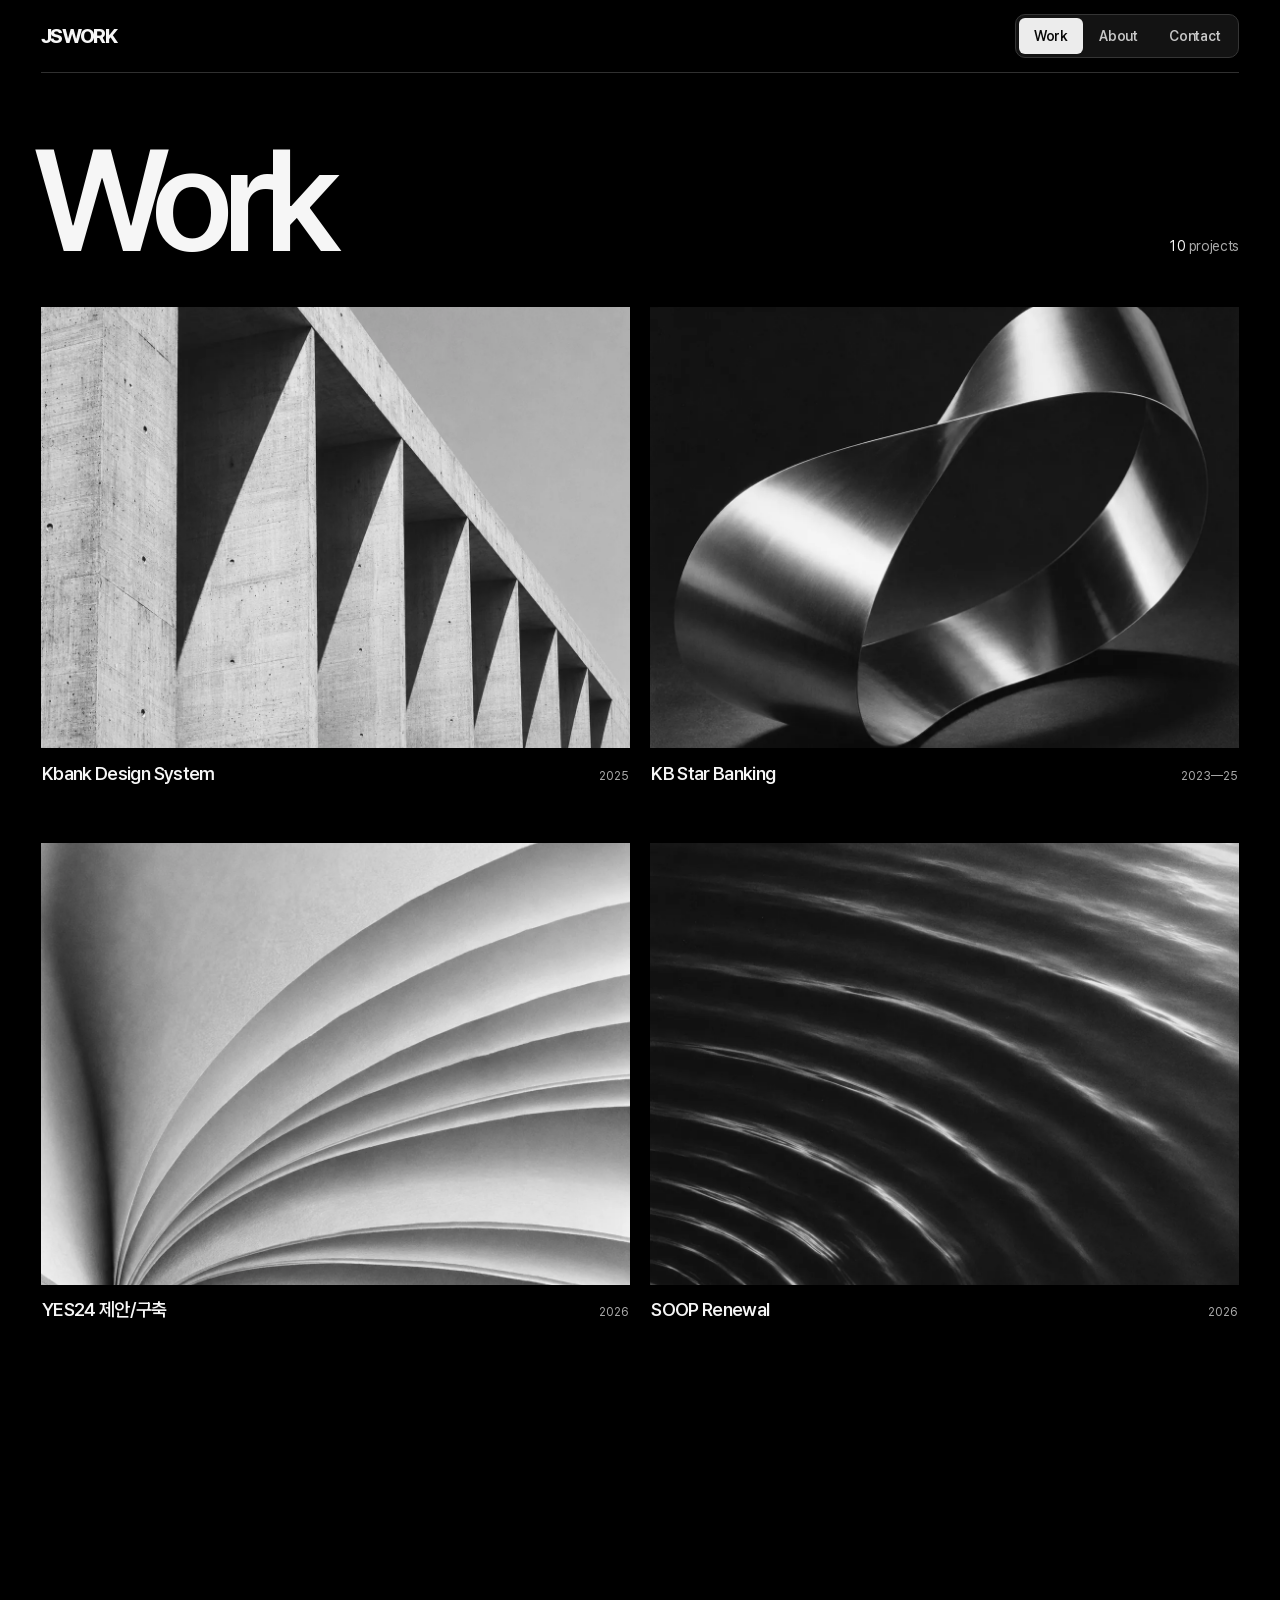
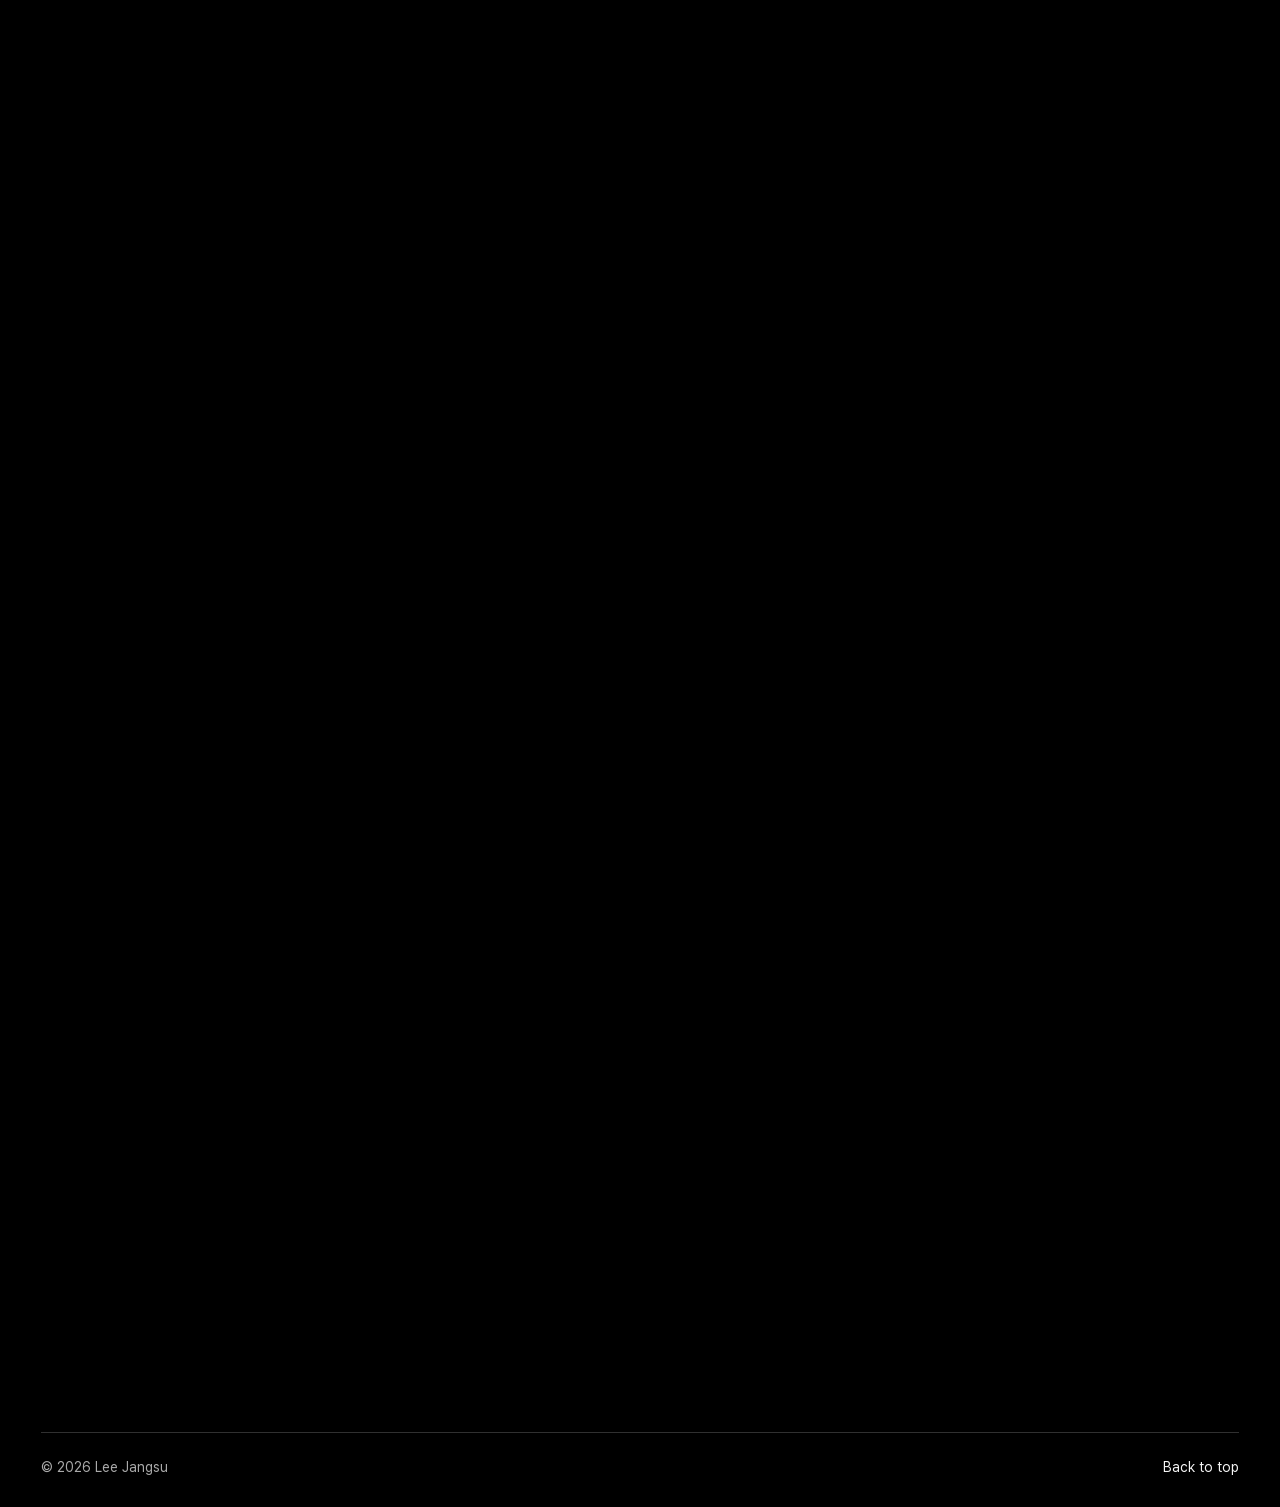
<file: work/index.html>
<!doctype html><html lang="ko"><head>
<meta charset="utf-8"><meta name="viewport" content="width=device-width, initial-scale=1">
<title>Work — JSWORK</title><meta name="description" content="이장수의 UX/UI, 모션, 그래픽 디자인 프로젝트를 모았습니다.">
<link rel="icon" href="../favicon.svg" type="image/svg+xml">
<link rel="preload" href="../fonts/pretendard-variable.woff2" as="font" type="font/woff2" crossorigin="anonymous">
<link rel="stylesheet" href="../assets/portfolio-6c62eae2184e.css">
</head><body><div id="portfolio-root" data-page="work"><link rel="preload" as="image" href="../images/work/kbank.webp"/><link rel="preload" as="image" href="../images/work/kb.webp"/><div class="work-index" id="page-start"><a href="#work-projects" class="skip-link">프로젝트 목록 바로 보기</a><header class="index-masthead"><a class="index-brand" href="../" aria-label="JSWORK 홈">JSWORK</a><nav aria-label="페이지 메뉴"><a href="#page-start" aria-current="page">Work</a><a href="../#about">About</a><a href="../#contact">Contact</a></nav></header><main class="index-main"><div class="index-heading"><h1>Work</h1><p><span>10</span> projects</p></div><section id="work-projects" tabindex="-1" aria-label="전체 프로젝트"><div class="work-grid"><div data-reveal="row"><div class="work-row"><article class="work-tile" data-reveal="card"><button class="work-tile-button" data-cursor-label="View project" type="button" aria-haspopup="dialog" aria-label="Kbank Design System 프로젝트 상세 보기"><span class="project-cover"><img src="../images/work/kbank.webp" alt="" width="1200" height="1200" loading="eager" decoding="async"/></span><span class="tile-meta"><strong>Kbank Design System</strong><span class="tile-year">2025</span></span></button></article><article class="work-tile" data-reveal="card"><button class="work-tile-button" data-cursor-label="View project" type="button" aria-haspopup="dialog" aria-label="KB Star Banking 프로젝트 상세 보기"><span class="project-cover"><img src="../images/work/kb.webp" alt="" width="1200" height="1200" loading="eager" decoding="async"/></span><span class="tile-meta"><strong>KB Star Banking</strong><span class="tile-year">2023—25</span></span></button></article></div></div><div data-reveal="row"><div class="work-row"><article class="work-tile" data-reveal="card"><button class="work-tile-button" data-cursor-label="View project" type="button" aria-haspopup="dialog" aria-label="YES24 제안/구축 프로젝트 상세 보기"><span class="project-cover"><img src="../images/work/yes24-renewal.webp" alt="" width="1200" height="1200" loading="lazy" decoding="async"/></span><span class="tile-meta"><strong>YES24 제안/구축</strong><span class="tile-year">2026</span></span></button></article><article class="work-tile" data-reveal="card"><button class="work-tile-button" data-cursor-label="View project" type="button" aria-haspopup="dialog" aria-label="SOOP Renewal 프로젝트 상세 보기"><span class="project-cover"><img src="../images/work/soop.webp" alt="" width="1200" height="1200" loading="lazy" decoding="async"/></span><span class="tile-meta"><strong>SOOP Renewal</strong><span class="tile-year">2026</span></span></button></article></div></div><div data-reveal="row"><div class="work-row"><article class="work-tile" data-reveal="card"><button class="work-tile-button" data-cursor-label="View project" type="button" aria-haspopup="dialog" aria-label="YES24 My Page 프로젝트 상세 보기"><span class="project-cover"><img src="../images/work/yes24.webp" alt="" width="1200" height="1200" loading="lazy" decoding="async"/></span><span class="tile-meta"><strong>YES24 My Page</strong><span class="tile-year">2026</span></span></button></article><article class="work-tile" data-reveal="card"><button class="work-tile-button" data-cursor-label="View project" type="button" aria-haspopup="dialog" aria-label="Coinone Campaign 프로젝트 상세 보기"><span class="project-cover"><img src="../images/work/coinone.webp" alt="" width="1200" height="1200" loading="lazy" decoding="async"/></span><span class="tile-meta"><strong>Coinone Campaign</strong><span class="tile-year">2026</span></span></button></article></div></div><div data-reveal="row"><div class="work-row"><article class="work-tile" data-reveal="card"><button class="work-tile-button" data-cursor-label="View project" type="button" aria-haspopup="dialog" aria-label="Electrolux Product Page 프로젝트 상세 보기"><span class="project-cover"><img src="../images/work/electrolux.webp" alt="" width="1200" height="1200" loading="lazy" decoding="async"/></span><span class="tile-meta"><strong>Electrolux Product Page</strong><span class="tile-year">2026</span></span></button></article><article class="work-tile" data-reveal="card"><button class="work-tile-button" data-cursor-label="View project" type="button" aria-haspopup="dialog" aria-label="SAFE U Package 프로젝트 상세 보기"><span class="project-cover"><img src="../images/work/safe-u.webp" alt="" width="1200" height="1200" loading="lazy" decoding="async"/></span><span class="tile-meta"><strong>SAFE U Package</strong><span class="tile-year">2025</span></span></button></article></div></div><div data-reveal="row"><div class="work-row"><article class="work-tile" data-reveal="card"><button class="work-tile-button" data-cursor-label="View project" type="button" aria-haspopup="dialog" aria-label="Woori CMS Motion 프로젝트 상세 보기"><span class="project-cover"><img src="../images/work/woori.webp" alt="" width="1200" height="1200" loading="lazy" decoding="async"/></span><span class="tile-meta"><strong>Woori CMS Motion</strong><span class="tile-year">2025</span></span></button></article><article class="work-tile" data-reveal="card"><button class="work-tile-button" data-cursor-label="View project" type="button" aria-haspopup="dialog" aria-label="Upleat Website 프로젝트 상세 보기"><span class="project-cover"><img src="../images/work/upleat.webp" alt="" width="1200" height="1200" loading="lazy" decoding="async"/></span><span class="tile-meta"><strong>Upleat Website</strong><span class="tile-year">2023</span></span></button></article></div></div></div></section></main><footer class="index-footer"><small>© 2026 Lee Jangsu</small><a href="#page-start">Back to top</a></footer><span class="portfolio-cursor" aria-hidden="true"><span class="cursor-mark"><span>→</span></span><span class="cursor-hint"></span></span><dialog class="project-dialog" aria-labelledby="project-dialog-title"></dialog></div></div>
<script defer src="../assets/portfolio-d8721043b283.js"></script></body></html>
</file>
<file: assets/portfolio-6c62eae2184e.css>
/*! tailwindcss v4.2.1 | MIT License | https://tailwindcss.com */
@layer properties{@supports (((-webkit-hyphens:none)) and (not (margin-trim:inline))) or ((-moz-orient:inline) and (not (color:rgb(from red r g b)))){*,:before,:after,::backdrop{--tw-rotate-x:initial;--tw-rotate-y:initial;--tw-rotate-z:initial;--tw-skew-x:initial;--tw-skew-y:initial;--tw-blur:initial;--tw-brightness:initial;--tw-contrast:initial;--tw-grayscale:initial;--tw-hue-rotate:initial;--tw-invert:initial;--tw-opacity:initial;--tw-saturate:initial;--tw-sepia:initial;--tw-drop-shadow:initial;--tw-drop-shadow-color:initial;--tw-drop-shadow-alpha:100%;--tw-drop-shadow-size:initial}}}@layer theme{:root,:host{--font-sans:ui-sans-serif, system-ui, sans-serif, "Apple Color Emoji", "Segoe UI Emoji", "Segoe UI Symbol", "Noto Color Emoji";--font-mono:ui-monospace, SFMono-Regular, Menlo, Monaco, Consolas, "Liberation Mono", "Courier New", monospace;--spacing:.25rem;--default-font-family:var(--font-sans);--default-mono-font-family:var(--font-mono)}}@layer base{*,:after,:before,::backdrop{box-sizing:border-box;border:0 solid;margin:0;padding:0}::file-selector-button{box-sizing:border-box;border:0 solid;margin:0;padding:0}html,:host{-webkit-text-size-adjust:100%;tab-size:4;line-height:1.5;font-family:var(--default-font-family,ui-sans-serif, system-ui, sans-serif, "Apple Color Emoji", "Segoe UI Emoji", "Segoe UI Symbol", "Noto Color Emoji");font-feature-settings:var(--default-font-feature-settings,normal);font-variation-settings:var(--default-font-variation-settings,normal);-webkit-tap-highlight-color:transparent}hr{height:0;color:inherit;border-top-width:1px}abbr:where([title]){-webkit-text-decoration:underline dotted;text-decoration:underline dotted}h1,h2,h3,h4,h5,h6{font-size:inherit;font-weight:inherit}a{color:inherit;-webkit-text-decoration:inherit;-webkit-text-decoration:inherit;-webkit-text-decoration:inherit;-webkit-text-decoration:inherit;text-decoration:inherit}b,strong{font-weight:bolder}code,kbd,samp,pre{font-family:var(--default-mono-font-family,ui-monospace, SFMono-Regular, Menlo, Monaco, Consolas, "Liberation Mono", "Courier New", monospace);font-feature-settings:var(--default-mono-font-feature-settings,normal);font-variation-settings:var(--default-mono-font-variation-settings,normal);font-size:1em}small{font-size:80%}sub,sup{vertical-align:baseline;font-size:75%;line-height:0;position:relative}sub{bottom:-.25em}sup{top:-.5em}table{text-indent:0;border-color:inherit;border-collapse:collapse}:-moz-focusring{outline:auto}progress{vertical-align:baseline}summary{display:list-item}ol,ul,menu{list-style:none}img,svg,video,canvas,audio,iframe,embed,object{vertical-align:middle;display:block}img,video{max-width:100%;height:auto}button,input,select,optgroup,textarea{font:inherit;font-feature-settings:inherit;font-variation-settings:inherit;letter-spacing:inherit;color:inherit;opacity:1;background-color:#0000;border-radius:0}::file-selector-button{font:inherit;font-feature-settings:inherit;font-variation-settings:inherit;letter-spacing:inherit;color:inherit;opacity:1;background-color:#0000;border-radius:0}:where(select:is([multiple],[size])) optgroup{font-weight:bolder}:where(select:is([multiple],[size])) optgroup option{padding-inline-start:20px}::file-selector-button{margin-inline-end:4px}::placeholder{opacity:1}@supports (not ((-webkit-appearance:-apple-pay-button))) or (contain-intrinsic-size:1px){::placeholder{color:currentColor}@supports (color:color-mix(in lab, red, red)){::placeholder{color:color-mix(in oklab, currentcolor 50%, transparent)}}}textarea{resize:vertical}::-webkit-search-decoration{-webkit-appearance:none}::-webkit-date-and-time-value{min-height:1lh;text-align:inherit}::-webkit-datetime-edit{display:inline-flex}::-webkit-datetime-edit-fields-wrapper{padding:0}::-webkit-datetime-edit{padding-block:0}::-webkit-datetime-edit-year-field{padding-block:0}::-webkit-datetime-edit-month-field{padding-block:0}::-webkit-datetime-edit-day-field{padding-block:0}::-webkit-datetime-edit-hour-field{padding-block:0}::-webkit-datetime-edit-minute-field{padding-block:0}::-webkit-datetime-edit-second-field{padding-block:0}::-webkit-datetime-edit-millisecond-field{padding-block:0}::-webkit-datetime-edit-meridiem-field{padding-block:0}::-webkit-calendar-picker-indicator{line-height:1}:-moz-ui-invalid{box-shadow:none}button,input:where([type=button],[type=reset],[type=submit]){appearance:button}::file-selector-button{appearance:button}::-webkit-inner-spin-button{height:auto}::-webkit-outer-spin-button{height:auto}[hidden]:where(:not([hidden=until-found])){display:none!important}}@layer components;@layer utilities{.visible{visibility:visible}.fixed{position:fixed}.relative{position:relative}.start{inset-inline-start:var(--spacing)}.end{inset-inline-end:var(--spacing)}.contents{display:contents}.hidden{display:none}.table{display:table}.transform{transform:var(--tw-rotate-x,) var(--tw-rotate-y,) var(--tw-rotate-z,) var(--tw-skew-x,) var(--tw-skew-y,)}.resize{resize:both}.blur{--tw-blur:blur(8px);filter:var(--tw-blur,) var(--tw-brightness,) var(--tw-contrast,) var(--tw-grayscale,) var(--tw-hue-rotate,) var(--tw-invert,) var(--tw-saturate,) var(--tw-sepia,) var(--tw-drop-shadow,)}}@font-face{font-family:Pretendard;src:url(../fonts/pretendard-variable.woff2)format("woff2");font-style:normal;font-weight:100 900;font-display:swap}:root{--font-portfolio:"Pretendard", sans-serif;--font-sans:var(--font-portfolio);--default-font-family:var(--font-portfolio)}*{box-sizing:border-box}html{scroll-behavior:smooth;font-family:var(--font-portfolio);background:#fff}body{color:#111;-webkit-font-smoothing:antialiased;background:#fff;margin:0}a{color:inherit;text-decoration:none}button,input,textarea,select{font:inherit}::selection{color:#fff;background:#111}.site-shell{min-height:100vh;position:relative}@media (prefers-reduced-motion:reduce){html{scroll-behavior:auto}*,:before,:after{transition-duration:.01ms!important;animation-duration:.01ms!important;animation-iteration-count:1!important}}@property --tw-rotate-x{syntax:"*";inherits:false}@property --tw-rotate-y{syntax:"*";inherits:false}@property --tw-rotate-z{syntax:"*";inherits:false}@property --tw-skew-x{syntax:"*";inherits:false}@property --tw-skew-y{syntax:"*";inherits:false}@property --tw-blur{syntax:"*";inherits:false}@property --tw-brightness{syntax:"*";inherits:false}@property --tw-contrast{syntax:"*";inherits:false}@property --tw-grayscale{syntax:"*";inherits:false}@property --tw-hue-rotate{syntax:"*";inherits:false}@property --tw-invert{syntax:"*";inherits:false}@property --tw-opacity{syntax:"*";inherits:false}@property --tw-saturate{syntax:"*";inherits:false}@property --tw-sepia{syntax:"*";inherits:false}@property --tw-drop-shadow{syntax:"*";inherits:false}@property --tw-drop-shadow-color{syntax:"*";inherits:false}@property --tw-drop-shadow-alpha{syntax:"<percentage>";inherits:false;initial-value:100%}@property --tw-drop-shadow-size{syntax:"*";inherits:false}:root{--menu-top:max(env(safe-area-inset-top), clamp(12px, 3vh, 32px));--menu-clearance:calc(var(--menu-top) + 4.25rem)}.editorial-hero{--art-x:0px;--art-y:0px;isolation:isolate;color:#111;background:#fff;height:100svh;min-height:660px;position:relative;overflow:hidden}.editorial-header{z-index:30;opacity:0;pointer-events:none;grid-template-columns:12% 35% 1fr auto;align-items:start;font-size:.875rem;line-height:1.45;transition:opacity .7s .25s,transform .7s .25s;display:grid;position:fixed;inset:24px 26px auto;transform:translateY(8px)}.editorial-header>*{pointer-events:auto}.editorial-monogram{letter-spacing:-.08em;width:fit-content;font-size:1.125rem;font-weight:700;line-height:1.1}.editorial-intro{letter-spacing:-.025em;margin:0;font-weight:400}.editorial-intro strong{font-weight:600}.editorial-intro>span{color:#757575}.editorial-header nav{flex-direction:column;align-items:start;width:fit-content;display:flex}.editorial-header nav a{padding:0 0 2px;font-weight:700;position:relative}.editorial-header nav a:after{content:"";transform-origin:0;background:currentColor;height:1px;transition:transform .25s;position:absolute;bottom:3px;left:0;right:0;transform:scaleX(0)}.editorial-header nav a:hover:after,.editorial-header nav a:focus-visible:after{transform:scaleX(1)}.editorial-location{text-align:right;font-size:.875rem}.editorial-location time{color:#757575;font-variant-numeric:tabular-nums;display:block}.hero-art-position{z-index:1;aspect-ratio:.8;width:min(29vw,400px);transition:left 1.35s cubic-bezier(.22,1,.36,1),top 1.35s cubic-bezier(.22,1,.36,1);position:absolute;top:50%;left:50%;transform:translate(-50%,-50%)}.hero-art{z-index:2;cursor:pointer;width:100%;height:100%;transform:translate3d(var(--art-x), var(--art-y), 0);-webkit-tap-highlight-color:transparent;background:0 0;border:0;padding:0;transition:transform .38s cubic-bezier(.2,.78,.25,1);display:block;position:relative}.hero-art:disabled{cursor:default}.is-floating .hero-art{will-change:transform;transition:none}.intro-complete .hero-study{transition:opacity .14s;transform:none}.hero-trails{z-index:1;pointer-events:none;position:absolute;inset:0}.hero-afterimage{opacity:0;pointer-events:none;position:absolute;inset:0;box-shadow:0 0 0 1px #999}.is-floating .hero-afterimage{will-change:transform, opacity}.hero-afterimage svg{width:100%;height:100%;display:none}.hero-afterimage[data-study="0"] svg:first-child,.hero-afterimage[data-study="1"] svg:nth-child(2),.hero-afterimage[data-study="2"] svg:nth-child(3){display:block}.hero-study{opacity:0;transition:opacity .25s,transform .75s cubic-bezier(.22,1,.36,1);position:absolute;inset:0;transform:scale(.96)}.hero-study.is-current{opacity:1;transform:scale(1)}.hero-study svg{width:100%;height:100%;display:block}.hero-wordmark{z-index:3;mix-blend-mode:difference;pointer-events:none;margin:0;position:absolute;bottom:12px;left:18px;right:18px;overflow:hidden}.hero-wordmark svg{width:100%;height:auto;transition:transform 1.25s cubic-bezier(.22,1,.36,1) 60ms;display:block;overflow:visible;transform:translateY(108%)}.hero-wordmark text{fill:#fff;letter-spacing:-18px;font-size:296px;font-weight:700}.hero-note{z-index:4;letter-spacing:.025em;opacity:0;pointer-events:none;justify-content:flex-end;align-items:center;gap:18px;font-size:.75rem;font-weight:500;transition:opacity .8s .5s;display:flex;position:absolute;inset:auto 27px calc(22.2vw + 38px)}.hero-note>*{pointer-events:auto}.motion-toggle{color:#111;cursor:pointer;background:#fff;border:1px solid #d5d5d5;border-radius:50%;place-items:center;width:36px;height:36px;padding:0;display:grid}.motion-toggle:hover{color:#fff;background:#111;border-color:#111}.intro-caption{z-index:4;white-space:nowrap;align-items:center;gap:15px;width:min(29vw,400px);font-size:.75rem;transition:opacity .25s;display:flex;position:absolute;top:calc(50% + min(18.125vw,250px) + 20px);left:50%;transform:translate(-50%)}.intro-caption>span:last-child{margin-left:auto}.intro-line{background:#d7d7d7;flex:1;height:1px;overflow:hidden}.intro-line i{transform-origin:0;background:#111;width:100%;height:100%;animation:1.65s cubic-bezier(.4,0,.2,1) forwards intro-progress;display:block;transform:scaleX(0)}.intro-skip{z-index:6;color:#555;cursor:pointer;background:0 0;border:0;padding:10px 0 10px 15px;font-size:.875rem;position:absolute;bottom:24px;right:27px}.editorial-header.is-ready,.editorial-header.is-compact,.editorial-header:focus-within{opacity:1;transform:none}.intro-complete .hero-art-position{top:53%;left:57.5%}.intro-complete .hero-wordmark svg{transform:translateY(0)}.intro-complete .hero-note{opacity:1}.intro-complete .intro-caption{opacity:0;pointer-events:none}.skip-link{z-index:35;color:#fff;background:#000;padding:12px 18px;font-size:1rem;position:absolute;top:20px;left:24px;transform:translateY(-180%)}.skip-link:focus{transform:translateY(0)}a:focus-visible,button:focus-visible{outline-offset:5px;outline:2px solid}section[id],footer[id]{scroll-margin-top:0}.showcase-entry{background:#0b0b0b}.entry-copy>span,.chapter-meta,.chapter-copy>span,.about-index,.about-message>p,.contact-kicker,.contact-bottom{font-size:.75rem}.entry-copy p,.chapter-copy p,.about-message>div>p{font-size:1rem}.chapter-copy p{color:#bcbcbc}.about-message li,.contact-bottom a{font-size:.875rem}.chapter-number{display:none}.entry-orbit span{font-size:.875rem}@keyframes intro-progress{to{transform:scaleX(1)}}@media (width>=1800px){.hero-art-position{width:min(29vw,500px)}.intro-caption{width:min(29vw,500px);top:calc(50% + min(18.125vw,312.5px) + 20px)}}@media (width<=800px){.editorial-hero{min-height:640px;max-height:1100px}.editorial-header{grid-template-columns:1fr auto;row-gap:31px;inset:20px 20px auto}.editorial-monogram{grid-area:1/1}.editorial-intro{grid-area:2/1;max-width:290px;font-size:.875rem}.editorial-header nav{grid-area:2/2;padding-left:18px}.editorial-header nav a{padding-bottom:5px}.editorial-location{grid-area:1/2;font-size:.75rem}.hero-art-position{width:min(51vw,330px);top:49%}.intro-complete .hero-art-position{top:55%;left:53%}.hero-wordmark{bottom:25px;left:12px;right:12px}.hero-note{letter-spacing:0;font-size:.6875rem;inset:auto 20px calc(22vw + 61px)}.intro-caption{width:min(64vw,330px);font-size:.75rem;top:calc(49% + min(31.875vw,206.25px) + 20px)}.intro-caption>span:last-child{display:none}.chapter-copy p{max-width:94%;font-size:1rem}.chapter-copy h2{margin-bottom:20px}.chapter-meta{letter-spacing:.06em;font-size:.6875rem}.about-message>div{gap:26px}.contact-kicker{letter-spacing:.05em;font-size:.6875rem}}@media (width<=380px){.editorial-header{inset:18px 16px auto}.editorial-intro{max-width:235px;font-size:.8125rem}.editorial-header nav{padding-left:8px;font-size:.8125rem}}.editorial-header.is-compact{inset:var(--menu-top) 0 auto;width:max-content;max-width:calc(100% - 24px);margin:0 auto;display:block}.editorial-header.is-compact>:not(nav){display:none}.editorial-header.is-compact nav{color:#151515;-webkit-backdrop-filter:blur(12px);backdrop-filter:blur(12px);background:#f8f8f8f2;border:1px solid #0000001f;border-radius:10px;flex-direction:row;align-items:center;gap:2px;padding:4px;animation:.24s cubic-bezier(.2,.75,.25,1) menu-arrive;box-shadow:0 2px 6px #00000014,0 8px 24px #0000001a}.editorial-header.is-compact nav a{letter-spacing:-.02em;border-radius:6px;place-items:center;min-height:40px;padding:0 clamp(12px,1.3vw,20px);font-size:.875rem;line-height:1.2;transition:background-color .15s;display:grid}.editorial-header.is-compact nav a:after{display:none}.editorial-header.is-compact nav a:hover{background:#0000000d}.editorial-header.is-compact nav a[aria-current]{background:#0000001a}.editorial-header.is-compact nav a:focus-visible{outline-offset:-3px}@keyframes menu-arrive{0%{opacity:0;transform:translateY(-8px)}}@media (pointer:coarse){.editorial-header.is-compact nav a{min-height:44px}}@media (prefers-reduced-motion:reduce){.editorial-header,.hero-note{opacity:1;transform:none}.hero-wordmark svg{transform:none}.hero-art{transform:none!important}.hero-trails,.motion-toggle,.intro-caption,.intro-skip{display:none}.hero-art-position{top:53%;left:57.5%}}.portfolio-main>.editorial-hero{z-index:0;position:sticky;top:0}.portfolio-content{z-index:10;isolation:isolate;color:#f6f6f6;--text-secondary:#b5b5b5;--section-inset:clamp(20px, 2.1vw, 42px);background:#000;position:relative}.portfolio-content ::selection{color:#000;background:#fff}.project-dialog ::selection{color:#000;background:#fff}[data-reveal]{--enter-y:25px;--enter-time:.66s}[data-reveal=row],[data-reveal=card]{--enter-y:clamp(40px, 4.6vw, 72px);--enter-time:.82s}[data-reveal-state=in]>*{opacity:1;transition:opacity .52s ease, transform var(--enter-time) cubic-bezier(.2,.75,.22,1);transform:translateY(0)}[data-reveal-state=out]>*{opacity:0;transform:translateY(var(--enter-y))}[data-reveal-state]:focus-within>*{opacity:1;transition:none;transform:none}.profile-section{padding:clamp(76px, 8.5vw, 148px) var(--section-inset) clamp(80px, 9vw, 144px)}.profile-introduction{grid-template-columns:24% 1fr;display:grid}.profile-label{margin:7px 0 0;font-size:.875rem;font-weight:500;line-height:1.5}.profile-introduction h2{letter-spacing:-.05em;word-break:keep-all;margin:0;font-size:clamp(2.1rem,4.2vw,4.5rem);font-weight:530;line-height:1.28}.profile-description{color:var(--text-secondary);word-break:keep-all;margin-top:30px;font-size:1rem;line-height:1.8}.mobile-break{display:none}.profile-columns{grid-template-columns:minmax(0,1fr) minmax(0,1fr) minmax(0,1.35fr);gap:clamp(24px,4.4vw,76px);margin:clamp(68px,7vw,106px) 0 0 24%;display:grid}.profile-column h3{letter-spacing:-.02em;border-top:1px solid #424242;margin:0 0 28px;padding-top:14px;font-size:.875rem;font-weight:650}.profile-column ul{margin:0;padding:0;list-style:none}.career-list{gap:28px;display:grid}.career-period{color:var(--text-secondary);font-variant-numeric:tabular-nums;margin-bottom:7px;font-size:.75rem;display:block}.career-list strong{font-size:1rem;font-weight:550}.career-list p{color:var(--text-secondary);margin-top:4px;font-size:.875rem;line-height:1.55}.expertise-list li{letter-spacing:-.015em;margin-bottom:8px;font-size:1rem}.expertise-list li>span{display:block}.tool-group{margin-top:28px}.profile-column .tool-group h3{border:0;margin:0 0 9px;padding:0}.tool-group p{color:var(--text-secondary);font-size:.875rem;line-height:1.75}.history-years{gap:23px;display:grid}.history-year{grid-template-columns:35px minmax(0,1fr);align-items:start;gap:10px;display:grid}.history-year h4{color:var(--text-secondary);font-variant-numeric:tabular-nums;padding-top:2px;font-size:.75rem;font-weight:450}.history-year ul{gap:8px;display:grid}.history-year p{word-break:keep-all;flex-wrap:wrap;column-gap:.42em;font-size:.875rem;line-height:1.45;display:flex}.history-year strong{font-weight:600}.history-year p span{color:var(--text-secondary)}.work-section{padding:0 clamp(10px,1vw,18px) clamp(76px,8vw,130px)}#work{scroll-margin-top:var(--menu-clearance)}.work-grid{--row-gap:clamp(28px, 3.2vw, 50px);gap:var(--row-gap);display:grid}.work-row{gap:var(--row-gap) clamp(8px, .85vw, 16px);grid-template-columns:repeat(2,minmax(0,1fr));display:grid}.work-tile{min-width:0}.work-tile-button{width:100%;color:inherit;text-align:left;cursor:pointer;background:0 0;border:0;padding:0;display:block}.project-cover{aspect-ratio:1;background:#191919;width:100%;display:block;overflow:hidden}.project-cover img{object-fit:cover;width:100%;height:100%;display:block}.work-tile-button .project-cover img{transition:transform .55s cubic-bezier(.2,.7,.25,1)}@media (hover:hover){.work-tile-button:hover .project-cover img{transform:scale(1.025)}}.work-tile-button:focus-visible .project-cover img{transform:scale(1.025)}.tile-meta{white-space:nowrap;justify-content:space-between;align-items:baseline;gap:10px;padding:9px 1px 0;line-height:1.3;display:flex}.tile-meta strong{letter-spacing:-.025em;font-size:clamp(.875rem,1.12vw,1.0625rem);font-weight:550}.tile-year{color:var(--text-secondary);font-variant-numeric:tabular-nums;font-size:clamp(.75rem,.95vw,.875rem)}.editorial-contact{--art-x:0px;--art-y:0px;isolation:isolate;color:#111;background:#fff;height:100svh;min-height:560px;position:relative;overflow:hidden}.contact-header{inset:var(--menu-clearance) 26px auto;z-index:5;grid-template-columns:12% 35% 1fr auto;align-items:start;font-size:.875rem;line-height:1.45;display:grid;position:absolute}.contact-address h2{color:#626262;margin:0 0 3px;font-size:.8125rem;font-weight:500}.contact-address a{letter-spacing:-.035em;font-size:clamp(1rem,1.6vw,1.5rem);font-weight:580;line-height:1.25}.contact-header nav{justify-items:start;gap:2px;display:grid}.contact-header nav a,.contact-end>a{font-weight:650}.contact-header a:hover{text-underline-offset:4px;text-decoration:underline}.contact-end{text-align:right}.contact-end small{letter-spacing:.025em;color:#686868;margin-top:2px;font-size:.67rem;display:block}.footer-art-position{aspect-ratio:.92;width:clamp(178px,23vw,352px);transition:none;top:45%;left:52%}.work-print{color:#111;background:#f9f9f9;border:0;padding:0 0 25px;display:block;overflow:hidden;box-shadow:0 0 0 1px #0003}.work-print>img,.print-echo-cover{object-fit:cover;width:100%;height:100%;display:block}.print-echo-cover{background:var(--work-cover) center / cover no-repeat}.work-print:before,.work-print:after{pointer-events:none;font-size:clamp(.625rem,.85vw,.8125rem);line-height:1;position:absolute;bottom:7px}.work-print:before{content:attr(data-name);font-weight:600;left:8px}.work-print:after{content:attr(data-year);font-variant-numeric:tabular-nums;right:8px}.contact-motion{z-index:4;position:absolute;bottom:calc(22.2vw + 36px);right:26px}.footer-wordmark svg{transition:none;transform:none}.project-dialog{color:#f6f6f6;--lightningcss-light: ;--lightningcss-dark:initial;color-scheme:dark;background:#0c0c0c;border:1px solid #383838;width:min(940px,100vw - 40px);max-height:calc(100svh - 40px);margin:auto;padding:0;overflow:auto}.project-dialog::backdrop{-webkit-backdrop-filter:blur(5px);backdrop-filter:blur(5px);background:#000b}.project-detail{position:relative}.dialog-close{float:right;z-index:5;color:#fff;cursor:pointer;background:#0c0c0c;border:1px solid #777;margin:15px 15px -55px 0;padding:10px 16px;font-size:.875rem;position:sticky;top:15px}.detail-cover .project-cover{aspect-ratio:1.85}.detail-content{padding:48px}.detail-category,.detail-period{color:#b5b5b5;font-size:.875rem}.detail-content h2{letter-spacing:-.05em;margin:16px 0;font-size:clamp(2rem,4vw,3.5rem);font-weight:550;line-height:1.1}.detail-summary{word-break:keep-all;margin:32px 0;font-size:1.125rem;line-height:1.85}.detail-content h3{margin:35px 0 18px;font-size:.875rem;font-weight:650}.detail-content ul{padding-left:18px;font-size:1rem;line-height:1.9;list-style:outside}@media (width<=800px){.profile-introduction{grid-template-columns:1fr;gap:26px}.profile-label{margin:0;font-size:.8125rem}.profile-introduction h2{font-size:clamp(2rem,5.6vw,2.75rem)}.profile-description{margin-top:24px}.profile-description br{display:none}.profile-columns{grid-template-columns:1fr 1fr;gap:42px 28px;margin:50px 0 0}.profile-column:last-child{grid-column:1/-1}.history-years{grid-template-columns:1.35fr 1fr 1fr;gap:20px}.history-year{grid-template-columns:minmax(0,1fr);align-content:start}.career-list strong,.expertise-list li{font-size:.9375rem}.career-list p{font-size:.8125rem}.contact-header{inset:var(--menu-clearance) 20px auto;grid-template-columns:minmax(0,1fr) auto;row-gap:30px}.contact-header .editorial-monogram{grid-area:1/1}.contact-end{grid-area:1/2}.contact-address{grid-area:2/1}.contact-header nav{grid-area:2/2}.contact-motion{bottom:calc(22vw + 53px);right:20px}.footer-art-position{width:min(46vw,260px);top:47%}.detail-content{padding:28px}.detail-summary{font-size:1rem}}@media (width<=640px){.work-row{grid-template-columns:minmax(0,1fr)}}@media (width<=540px){.mobile-break{display:initial}.profile-columns{grid-template-columns:1fr}.profile-column:last-child{grid-column:auto}.history-years{grid-template-columns:1fr;gap:24px}.history-year{grid-template-columns:44px minmax(0,1fr)}.career-list{gap:24px}.profile-column h3{margin-bottom:22px}.project-dialog{width:calc(100vw - 24px);max-height:calc(100svh - 24px)}.detail-cover .project-cover{aspect-ratio:1.3}.detail-content{padding:28px 22px}}@media (prefers-reduced-motion:reduce){.portfolio-main>.editorial-hero{position:relative}[data-reveal-state]>*,.work-tile-button .project-cover img{opacity:1!important;transform:none!important}.contact-motion{display:none}}.all-work-link{justify-content:center;margin-top:clamp(40px,5.5vw,88px);display:flex}.all-work-link a{border:1px solid #5d5d5d;border-radius:8px;justify-content:center;align-items:center;min-height:44px;padding:0 24px;font-size:.9375rem;font-weight:550;display:inline-flex}.all-work-link a:hover{color:#000;background:#fff}:is(html:has(.work-index),body:has(.work-index)){--lightningcss-light: ;--lightningcss-dark:initial;color-scheme:dark;background:#000}.work-index{--index-inset:clamp(16px, 3.2vw, 72px);--text-secondary:#aaa;min-height:100svh;padding-inline:var(--index-inset);color:#f6f6f6;background:#000}.work-index ::selection{color:#000;background:#fff}.work-index :focus-visible{outline-offset:4px;outline:2px solid #fff}.index-masthead{z-index:20;background:#000;border-bottom:1px solid #303030;justify-content:space-between;align-items:center;gap:12px;padding-block:14px;display:flex;position:sticky;top:0}.index-brand{letter-spacing:-.073em;align-items:center;min-height:44px;font-size:clamp(1.25rem,1.55vw,1.75rem);font-weight:750;line-height:1;display:inline-flex}.index-masthead nav{background:#131313;border:1px solid #353535;border-radius:10px;gap:2px;padding:3px;display:flex}.index-masthead nav a{color:#c7c7c7;letter-spacing:-.02em;border-radius:6px;place-items:center;min-height:36px;padding-inline:clamp(10px,1.15vw,22px);font-size:.875rem;font-weight:550;display:grid}.index-masthead nav a:hover{color:#fff;background:#292929}.index-masthead nav a[aria-current]{color:#080808;background:#ececec}.index-masthead nav a:focus-visible{outline-offset:1px}.index-heading{justify-content:space-between;align-items:baseline;column-gap:24px;padding-block:clamp(38px,5.25vw,100px) clamp(28px,3.5vw,64px);display:flex}.index-heading h1{letter-spacing:-.085em;margin:0 0 0 -.055em;font-size:clamp(5.25rem,11.2vw,13rem);font-weight:570;line-height:.85}.index-heading p{color:var(--text-secondary);letter-spacing:-.025em;white-space:nowrap;font-size:clamp(.875rem,1.05vw,1.0625rem)}.index-heading p span{color:#f6f6f6;font-variant-numeric:tabular-nums}#work-projects{scroll-margin-top:90px}.index-main .work-grid{--row-gap:clamp(36px, 4.5vw, 86px)}.index-main .work-row{column-gap:clamp(12px,1.6vw,34px)}.index-main .work-tile .project-cover{aspect-ratio:4/3}.index-main .tile-meta{white-space:normal;padding-top:clamp(10px,1vw,18px)}.index-main .tile-meta strong{letter-spacing:-.035em;font-size:clamp(1rem,1.45vw,1.5rem)}.index-main .tile-year{flex-shrink:0}.index-footer{padding-block:12px max(18px, env(safe-area-inset-bottom));color:#aaa;border-top:1px solid #303030;justify-content:space-between;align-items:center;gap:20px;margin-top:clamp(60px,8vw,145px);font-size:.875rem;display:flex}.index-footer small{font-size:inherit}.index-footer a{color:#f6f6f6;align-items:center;min-height:44px;display:inline-flex}.index-footer a:hover{text-underline-offset:4px;text-decoration:underline}@media (width<=640px){.index-masthead{padding-block:8px}.index-heading{padding-block:42px 28px}}@media (pointer:coarse){.index-masthead nav a{min-height:44px}}.portfolio-cursor{display:none}@media (any-hover:hover) and (any-pointer:fine) and (forced-colors:none){html[data-custom-cursor],html[data-custom-cursor] *,html[data-custom-cursor] dialog::backdrop{cursor:none!important}[data-custom-cursor] .portfolio-cursor{z-index:100;pointer-events:none;-webkit-user-select:none;user-select:none;mix-blend-mode:difference;width:0;height:0;display:block;position:fixed;inset:0 auto auto 0}.cursor-mark,.cursor-hint{color:#101010;background:#fff;position:absolute}.cursor-mark{border-radius:50%;place-items:center;width:8px;height:8px;transition:width .14s,height .14s;display:grid;top:0;left:0;transform:translate(-50%,-50%)}.cursor-mark span{opacity:0;font-size:15px;font-weight:600;line-height:1}[data-action]>.cursor-mark{width:24px;height:24px}[data-action]>.cursor-mark span{opacity:1}.cursor-hint{letter-spacing:-.015em;white-space:nowrap;border-radius:4px;padding:6px 9px;font-size:.8125rem;font-weight:550;line-height:1.1;left:16px;transform:translateY(-50%)}.cursor-hint:empty{visibility:hidden}[data-flip]>.cursor-hint{left:auto;right:16px}}
</file>
